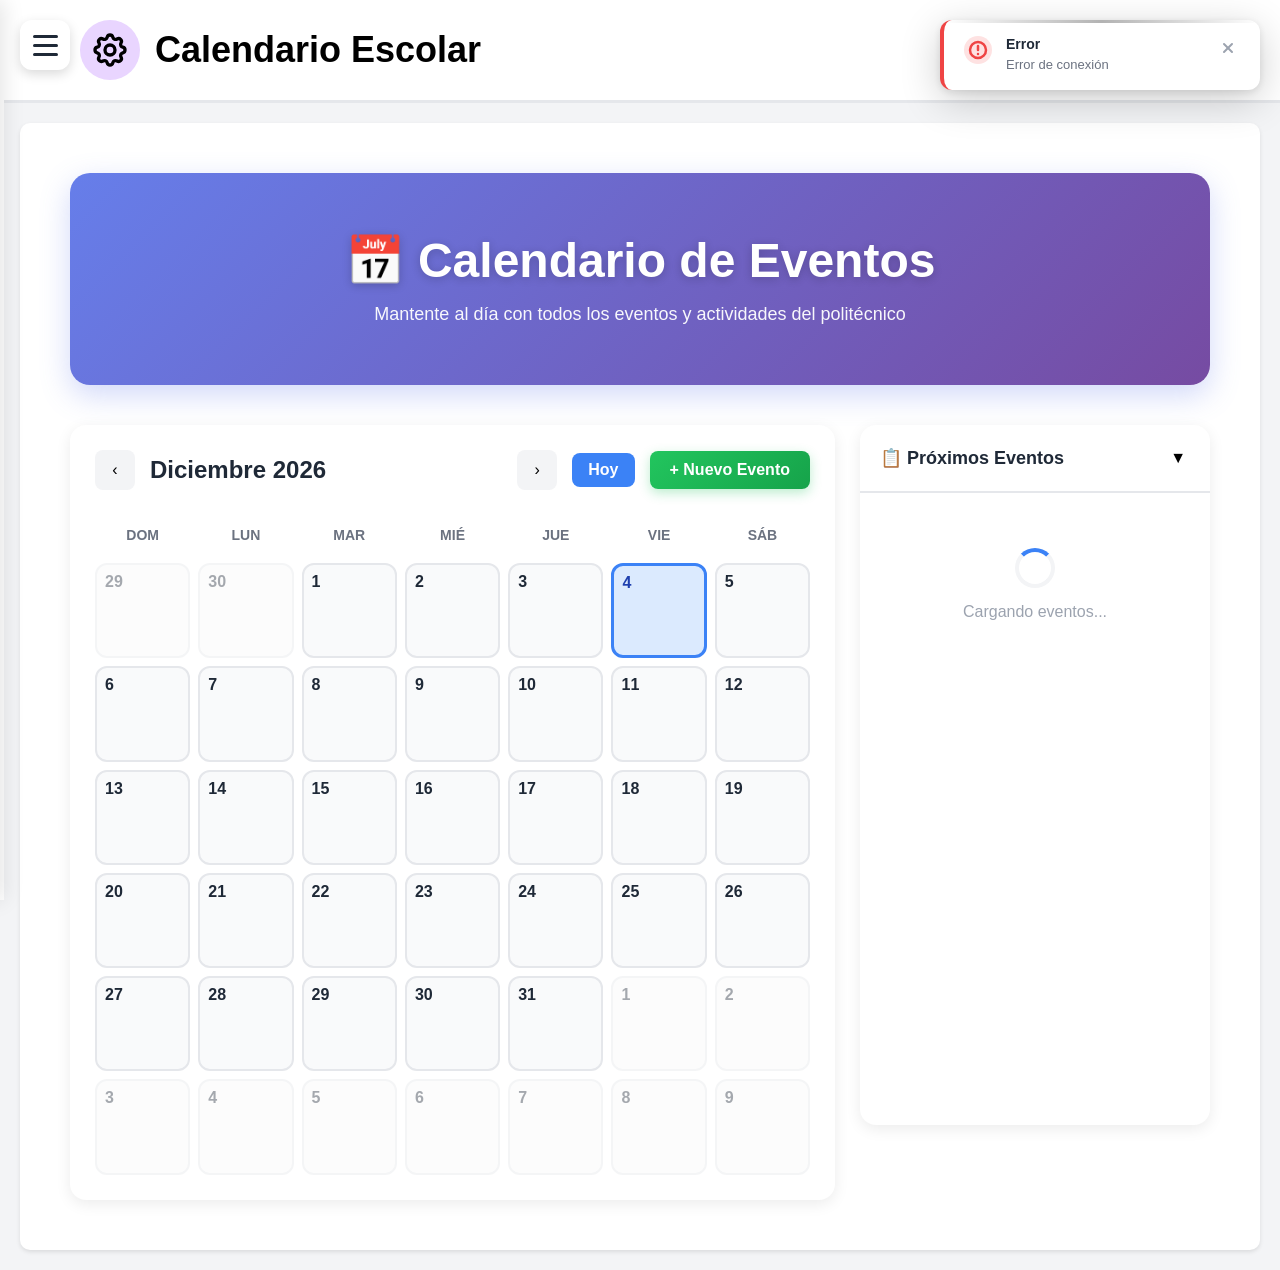
<file: html/calendario.html>
<!DOCTYPE html>
<html lang="es">
<head>
    <meta charset="UTF-8">
    <meta name="viewport" content="width=device-width, initial-scale=1.0">
    <title>Calendario - PSAC</title>
    <link rel="stylesheet" href="../css/style_index.css">
    <link rel="stylesheet" href="../css/style_calendario.css">
    <link rel="stylesheet" href="../css/sidebar_common.css">
    <link rel="stylesheet" href="../css/notification_system.css">
    <script src="../js/notification_system.js"></script>
</head>
<body>
    <!-- Botón hamburguesa -->
    <button class="menu-toggle" id="menuToggle" aria-label="Toggle menu">
        <span></span>
        <span></span>
        <span></span>
    </button>

    <!-- Overlay -->
    <div class="sidebar-overlay" id="sidebarOverlay"></div>

    <!-- SIDEBAR -->
    <aside>
        <nav class="nav-menu">
            <a href="index.html" class="nav-item">
                <img class="nav-icon" src="../svg/home.png" alt="">
                <span>Inicio</span>
            </a>
            <a href="calendario.html" class="nav-item" style="background: #f3f4f6;">
                <img class="nav-icon" src="../svg/calendar.png" alt="">
                <span>Calendario</span>
            </a>
            <a href="contactanos.html" class="nav-item">
                <img class="nav-icon" src="../svg/paper-plane.png" alt="">
                <span>Contáctanos</span>
            </a>
            <a href="noticias.html" class="nav-item">
                <img class="nav-icon" src="../svg/bolt.png" alt="">
                <span>Noticias</span>
            </a>
            <a href="galeria.html" class="nav-item">
                <img class="nav-icon" src="../svg/star.png" alt="">
                <span>Galería</span>
            </a>
            <a href="editores.html" class="nav-item">
                <img class="nav-icon" src="../svg/admin-alt.png" alt="">
                <span>Editores</span>
            </a>
            <a href="nosotros.html" class="nav-item">
                <img class="nav-icon" src="../svg/search.png" alt="">
                <span>Sobre nosotros</span>
            </a>
            

            </div>
            
            <div class="section-divider" id="section-admtools">
                <div class="section-header" onclick="toggleSection('admtools')">
                    <span>ADM. tools</span>
                    <span class="arrow" id="arrow-admtools">▼</span>
                </div>
                <div class="section-content collapsed" id="admtools">
                    <button class="btn btn-green-light" onclick="window.location='usuarios.html'">Nuevo editor</button>
                </div>
            </div>
        </nav>

        <div id="userInfo" style="padding: 20px; border-top: 2px solid #e5e7eb; margin-top: auto; display: none;">
            <div id="userAvatar"></div>
        </div>

        <button class="ingresar-btn" onclick="window.location.href='login.html'">Ingresar</button>
    </aside>
    
    <div class="divider-line" id="dividerLine"></div>
    
    <!-- CONTENEDOR PRINCIPAL -->
    <div class="main-container">
        <header>
            <div class="logo-section">
                <div class="logo-icon">
                    <svg width="40" height="40" viewBox="0 0 24 24" fill="none" stroke="currentColor">
                        <path stroke-linecap="round" stroke-linejoin="round" stroke-width="2"
                            d="M10.325 4.317c.426-1.756 2.924-1.756 3.35 0a1.724 1.724 0 002.573 1.066c1.543-.94 3.31.826 2.37 2.37a1.724 1.724 0 001.065 2.572c1.756.426 1.756 2.924 0 3.35a1.724 1.724 0 00-1.066 2.573c.94 1.543-.826 3.31-2.37 2.37a1.724 1.724 0 00-2.572 1.065c-.426 1.756-2.924 1.756-3.35 0a1.724 1.724 0 00-2.573-1.066c-1.543.94-3.31-.826-2.37-2.37a1.724 1.724 0 00-1.065-2.572c-1.756-.426-1.756-2.924 0-3.35a1.724 1.724 0 001.066-2.573c-.94-1.543.826-3.31 2.37-2.37.996.608 2.296.07 2.572-1.065z" />
                        <path stroke-linecap="round" stroke-linejoin="round" stroke-width="2"
                            d="M15 12a3 3 0 11-6 0 3 3 0 016 0z" />
                    </svg>
                </div>
                <h1 class="logo-text">Calendario Escolar</h1>
            </div>
        </header>

        <div class="body-content">
            <div class="calendario-container">
                <!-- Hero Section -->
                <div class="calendario-hero">
                    <h1>📅 Calendario de Eventos</h1>
                    <p>Mantente al día con todos los eventos y actividades del politécnico</p>
                </div>

                <!-- Layout Principal -->
                <div class="calendario-layout">
                    <!-- Calendario (Izquierda) -->
                    <div class="calendario-main">
                        <div class="calendario-header">
                            <button class="btn-nav" id="btnPrevMonth">‹</button>
                            <h2 id="currentMonth">Enero 2025</h2>
                            <button class="btn-nav" id="btnNextMonth">›</button>
                            <button class="btn-today" id="btnToday">Hoy</button>
                            <button class="btn-nuevo-evento" id="btnNuevoEvento">+ Nuevo Evento</button>
                        </div>
                        
                        <div class="calendario-grid" id="calendarioGrid">
                            <!-- Se genera dinámicamente -->
                        </div>
                    </div>

                    <!-- Sidebar de Eventos (Derecha) -->
                    <div class="eventos-sidebar">
                        <div class="eventos-header">
                            <h3>📋 Próximos Eventos</h3>
                            <button class="btn-toggle-eventos" id="btnToggleEventos">▼</button>
                        </div>
                        <div class="eventos-lista" id="eventosLista">
                            <div class="eventos-loading">
                                <div class="spinner"></div>
                                <p>Cargando eventos...</p>
                            </div>
                        </div>
                    </div>
                </div>
            </div>
        </div>
    </div>

    <!-- Modal de Evento -->
    <div class="modal-evento" id="modalEvento">
        <div class="modal-evento-overlay" onclick="cerrarModalEvento()"></div>
        <div class="modal-evento-content">
            <div class="modal-evento-header">
                <h3 id="modalEventoTitulo">Nuevo Evento</h3>
                <button class="modal-close" onclick="cerrarModalEvento()">✕</button>
            </div>
            <div class="modal-evento-body">
                <form id="formEvento">
                    <input type="hidden" id="eventoId">
                    
                    <div class="form-group">
                        <label for="eventoNombre">Nombre del Evento *</label>
                        <input type="text" id="eventoNombre" required placeholder="Ej: Reunión de padres">
                    </div>

                    <div class="form-group">
                        <label for="eventoDescripcion">Descripción</label>
                        <textarea id="eventoDescripcion" rows="3" placeholder="Detalles del evento..."></textarea>
                    </div>

                    <div class="form-row">
                        <div class="form-group">
                            <label for="eventoFecha">Fecha *</label>
                            <input type="date" id="eventoFecha" required>
                        </div>

                        <div class="form-group">
                            <label for="eventoHora">Hora</label>
                            <input type="time" id="eventoHora">
                        </div>
                    </div>

                    <div class="form-group">
                        <label for="eventoColor">Color del Evento *</label>
                        <div class="color-picker" id="colorPicker">
                            <div class="color-option" data-color="#EF4444" style="background: #EF4444"></div>
                            <div class="color-option" data-color="#F97316" style="background: #F97316"></div>
                            <div class="color-option" data-color="#F59E0B" style="background: #F59E0B"></div>
                            <div class="color-option" data-color="#84CC16" style="background: #84CC16"></div>
                            <div class="color-option" data-color="#22C55E" style="background: #22C55E"></div>
                            <div class="color-option" data-color="#14B8A6" style="background: #14B8A6"></div>
                            <div class="color-option" data-color="#3B82F6" style="background: #3B82F6"></div>
                            <div class="color-option" data-color="#8B5CF6" style="background: #8B5CF6"></div>
                            <div class="color-option" data-color="#EC4899" style="background: #EC4899"></div>
                        </div>
                        <input type="hidden" id="eventoColor" value="#3B82F6">
                    </div>

                    <div class="modal-evento-actions">
                        <button type="button" class="btn-cancelar" onclick="cerrarModalEvento()">Cancelar</button>
                        <button type="submit" class="btn-guardar">Guardar Evento</button>
                    </div>
                </form>
            </div>
        </div>
    </div>

    <!-- Modal de Detalle de Evento -->
    <div class="modal-detalle-evento" id="modalDetalleEvento">
        <div class="modal-evento-overlay" onclick="cerrarModalDetalle()"></div>
        <div class="modal-evento-content">
            <div class="modal-evento-header">
                <h3 id="detalleEventoTitulo"></h3>
                <button class="modal-close" onclick="cerrarModalDetalle()">✕</button>
            </div>
            <div class="modal-evento-body">
                <div class="evento-detalle-info">
                    <div class="info-item">
                        <span class="info-icon">📅</span>
                        <div>
                            <strong>Fecha</strong>
                            <p id="detalleFecha"></p>
                        </div>
                    </div>
                    <div class="info-item" id="detalleHoraContainer" style="display: none;">
                        <span class="info-icon">🕒</span>
                        <div>
                            <strong>Hora</strong>
                            <p id="detalleHora"></p>
                        </div>
                    </div>
                    <div class="info-item" id="detalleDescripcionContainer" style="display: none;">
                        <span class="info-icon">📝</span>
                        <div>
                            <strong>Descripción</strong>
                            <p id="detalleDescripcion"></p>
                        </div>
                    </div>
                </div>
                <div class="modal-evento-actions">
                    <button class="btn-editar" onclick="editarEventoDesdeDetalle()">✏️ Editar</button>
                    <button class="btn-eliminar" onclick="eliminarEventoDesdeDetalle()">🗑️ Eliminar</button>
                </div>
            </div>
        </div>
    </div>

    <script src="../js/scrypt_calendario.js"></script>
    <script src="../js/sidebar_common.js"></script>
    <script src="../js/sidebar_toggle.js"></script>
</body>
</html>
</file>
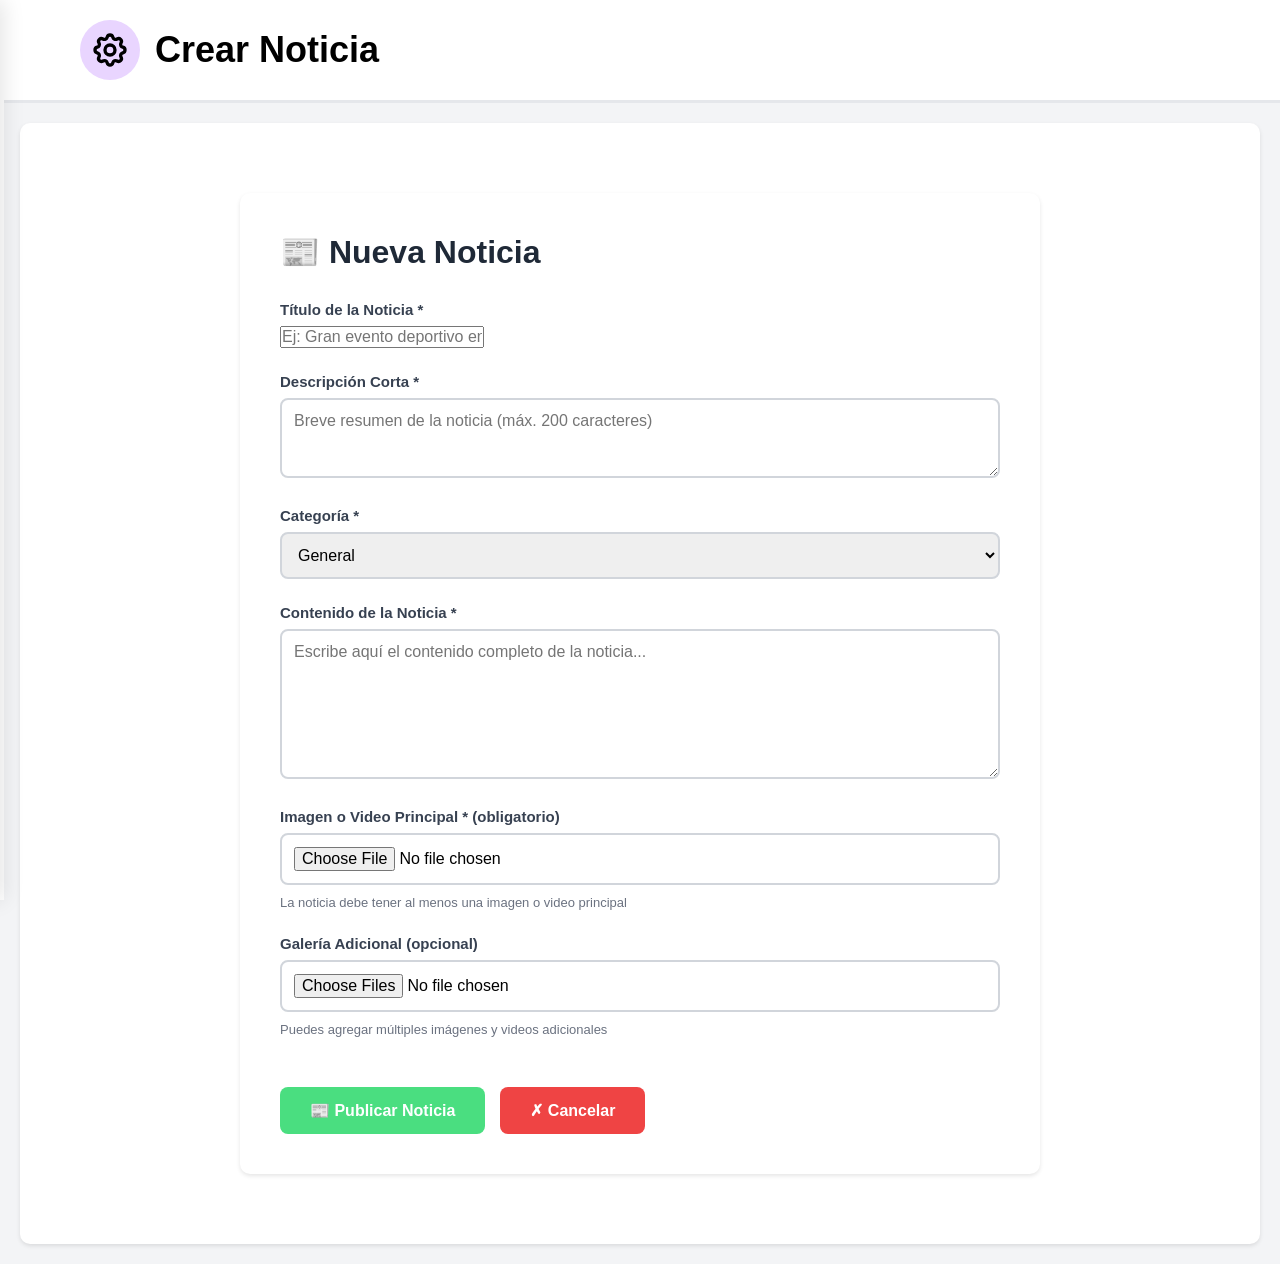
<file: html/crear_noticia.html>
<!DOCTYPE html>
<html lang="es">
<head>
    <meta charset="UTF-8">
    <meta name="viewport" content="width=device-width, initial-scale=1.0">
    <title>Crear Noticia - PSAC</title>
    <link rel="stylesheet" href="../css/style_index.css">
    <link rel="stylesheet" href="../css/style_subir.css">
    <link rel="stylesheet" href="../css/sidebar_common.css">
    <link rel="stylesheet" href="../css/notification_system.css">
    <script src="../js/notification_system.js"></script>
    <style>
        .galeria-preview {
            display: grid;
            grid-template-columns: repeat(auto-fill, minmax(150px, 1fr));
            gap: 15px;
            margin-top: 20px;
        }
        
        .galeria-item {
            position: relative;
            border-radius: 8px;
            overflow: hidden;
            border: 2px solid #e5e7eb;
        }
        
        .galeria-item img,
        .galeria-item video {
            width: 100%;
            height: 120px;
            object-fit: cover;
            display: block;
        }
        
        .galeria-item-remove {
            position: absolute;
            top: 5px;
            right: 5px;
            background: rgba(239, 68, 68, 0.9);
            color: white;
            border: none;
            border-radius: 50%;
            width: 28px;
            height: 28px;
            cursor: pointer;
            display: flex;
            align-items: center;
            justify-content: center;
            font-size: 16px;
            transition: all 0.2s;
        }
        
        .galeria-item-remove:hover {
            background: #dc2626;
            transform: scale(1.1);
        }
    </style>
</head>
<body>
    <aside>
        <nav class="nav-menu">
            <a href="index.html" class="nav-item">
                <img class="nav-icon" src="../svg/home.png" alt="">
                <span>Inicio</span>
            </a>
            <a href="noticias.html" class="nav-item">
                <img class="nav-icon" src="../svg/bolt.png" alt="">
                <span>Noticias</span>
            </a>
        </nav>

        <div id="userInfo" style="padding: 20px; border-top: 2px solid #e5e7eb; margin-top: auto; display: none;">
            <div id="userAvatar"></div>
        </div>
    </aside>
    
    <div class="divider-line"></div>
    
    <div class="main-container">
        <header>
            <div class="logo-section">
                <div class="logo-icon">
                    <svg width="40" height="40" viewBox="0 0 24 24" fill="none" stroke="currentColor">
                        <path stroke-linecap="round" stroke-linejoin="round" stroke-width="2"
                            d="M10.325 4.317c.426-1.756 2.924-1.756 3.35 0a1.724 1.724 0 002.573 1.066c1.543-.94 3.31.826 2.37 2.37a1.724 1.724 0 001.065 2.572c1.756.426 1.756 2.924 0 3.35a1.724 1.724 0 00-1.066 2.573c.94 1.543-.826 3.31-2.37 2.37a1.724 1.724 0 00-2.572 1.065c-.426 1.756-2.924 1.756-3.35 0a1.724 1.724 0 00-2.573-1.066c-1.543.94-3.31-.826-2.37-2.37a1.724 1.724 0 00-1.065-2.572c-1.756-.426-1.756-2.924 0-3.35a1.724 1.724 0 001.066-2.573c-.94-1.543.826-3.31 2.37-2.37.996.608 2.296.07 2.572-1.065z" />
                        <path stroke-linecap="round" stroke-linejoin="round" stroke-width="2"
                            d="M15 12a3 3 0 11-6 0 3 3 0 016 0z" />
                    </svg>
                </div>
                <h1 class="logo-text">Crear Noticia</h1>
            </div>
        </header>

        <div class="body-content">
            <div class="form-container">
                <h1>📰 Nueva Noticia</h1>
                
                <form id="formCrearNoticia" enctype="multipart/form-data">
                    <div class="form-group">
                        <label for="titulo">Título de la Noticia *</label>
                        <input type="text" id="titulo" name="titulo" required 
                               placeholder="Ej: Gran evento deportivo en el PSAC">
                    </div>

                    <div class="form-group">
                        <label for="descripcion">Descripción Corta *</label>
                        <textarea id="descripcion" name="descripcion" required 
                                  style="min-height: 80px;"
                                  placeholder="Breve resumen de la noticia (máx. 200 caracteres)"></textarea>
                    </div>

                    <div class="form-group">
                        <label for="categoria">Categoría *</label>
                        <select id="categoria" name="categoria" required>
                            <option value="general">General</option>
                            <option value="informatica">Informática</option>
                            <option value="deportes">Deportes</option>
                            <option value="cultura">Cultura</option>
                            <option value="mercadeo">Mercadeo</option>
                        </select>
                    </div>

                    <div class="form-group">
                        <label for="contenido">Contenido de la Noticia *</label>
                        <textarea id="contenido" name="contenido" required 
                                  placeholder="Escribe aquí el contenido completo de la noticia..."></textarea>
                    </div>

                    <div class="form-group">
                        <label for="imagenPrincipal">Imagen o Video Principal * (obligatorio)</label>
                        <input type="file" id="imagenPrincipal" name="imagen_principal" 
                               accept="image/*,video/*" required>
                        <div class="file-info">La noticia debe tener al menos una imagen o video principal</div>
                        <div class="preview-container" id="previewPrincipal"></div>
                    </div>

                    <div class="form-group">
                        <label for="galeriaAdicional">Galería Adicional (opcional)</label>
                        <input type="file" id="galeriaAdicional" 
                               accept="image/*,video/*" multiple>
                        <div class="file-info">Puedes agregar múltiples imágenes y videos adicionales</div>
                        <div class="galeria-preview" id="galeriaPreview"></div>
                    </div>

                    <div class="form-actions">
                        <button type="submit" class="btn-submit">📰 Publicar Noticia</button>
                        <button type="button" class="btn-cancel" onclick="window.location.href='noticias.html'">✗ Cancelar</button>
                    </div>
                </form>
            </div>
        </div>
    </div>

    <script src="../js/scrypt_crear_noticia.js"></script>
    <script src="../js/sidebar_common.js"></script>
</body>
</html>
</file>
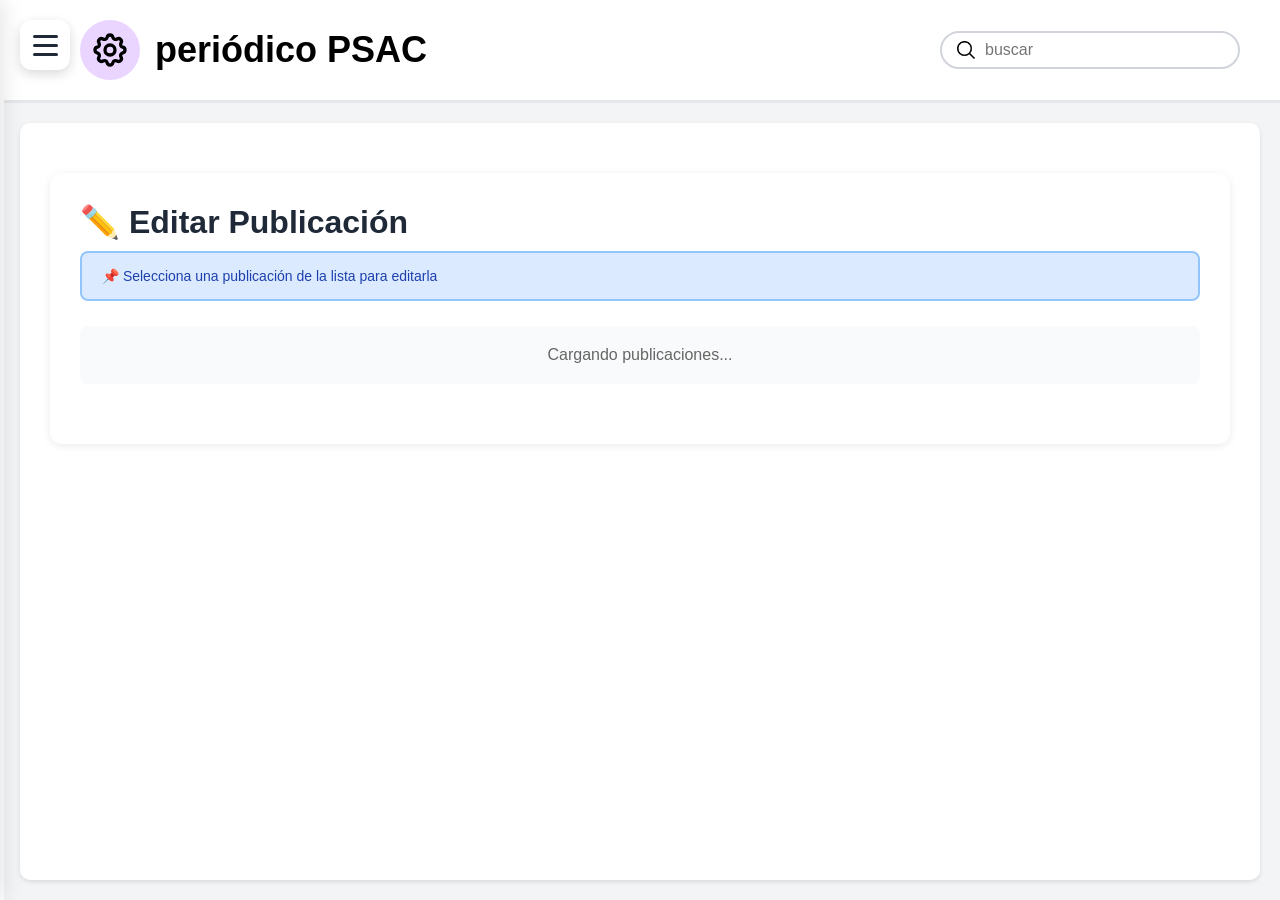
<file: html/editar.html>
<!DOCTYPE html>
<html lang="es">
<head>
    <meta charset="UTF-8">
    <meta name="viewport" content="width=device-width, initial-scale=1.0, maximum-scale=5.0, user-scalable=yes">
    <meta http-equiv="X-UA-Compatible" content="IE=edge">
    <meta name="theme-color" content="#4ADE80">
    <title>Editar Publicación - PSAC</title>
    <link rel="stylesheet" href="../css/style_editar.css">
    <link rel="stylesheet" href="../css/style_index.css">
    <link rel="stylesheet" href="../css/notification_system.css">
      <link rel="stylesheet" href="../css/sidebar_common.css">
    <script src="../js/notification_system.js"></script>
  
</head>
  <script src="../js/scrypt_editar.js" defer></script>
<body>
    <aside>
        <nav class="nav-menu">
            <a href="index.html" class="nav-item">
                <img class="nav-icon" src="../svg/home.png" alt="" aria-hidden="true">
                <span>Inicio</span>
            </a>
            <a href="calendario.html" class="nav-item">
                <img class="nav-icon" src="../svg/calendar.png" alt="" aria-hidden="true">
                <span>Calendario</span>
            </a>
            <a href="contactanos.html" class="nav-item">
                <img class="nav-icon" src="../svg/paper-plane.png" alt="" aria-hidden="true">
                <span>Contáctanos</span>
            </a>
            <a href="noticias.html" class="nav-item">
                <img class="nav-icon" src="../svg/bolt.png" alt="" aria-hidden="true">
                <span>Noticias</span>
            </a>
            <a href="galeria.html" class="nav-item">
                <img class="nav-icon" src="../svg/star.png" alt="" aria-hidden="true">
                <span>Galería</span>
            </a>
            <a href="editores.html" class="nav-item">
                <img class="nav-icon" src="../svg/admin-alt.png" alt="" aria-hidden="true">
                <span>Editores</span>
            </a>
            <a href="nosotros.html" class="nav-item">
                <img class="nav-icon" src="../svg/search.png" alt="" aria-hidden="true">
                <span>Sobre nosotros</span>
            </a>
            
            <div class="section-divider">
                <div class="section-header" onclick="toggleSection('publicar')">
                    <span>Publicar</span>
                    <span class="arrow" id="arrow-publicar">▼</span>
                </div>
                <div class="section-content" id="publicar">
                    <button class="btn btn-yellow" onclick="window.location.href='subir.html'">subir</button>
                    <button class="btn btn-orange" onclick="window.location.href='index.html'">eliminar</button>
                    <button class="btn btn-red" onclick="window.location.href='editar.html'">editar</button>
                </div>
            </div>
        </nav>
           <!-- CONTENEDOR DE USUARIO-->
        <div id="userInfo" style="padding: 20px; border-top: 2px solid #e5e7eb; margin-top: auto; display: none;">
            <div id="userAvatar">
                <!-- Se llena dinámicamente con JavaScript -->
            </div>
        </div>


    </aside>
    
    <div class="divider-line" id="dividerLine"></div>
    
    <div class="main-container">
        <header>
            <div class="logo-section">
                <div class="logo-icon">
                    <svg width="40" height="40" viewBox="0 0 24 24" fill="none" stroke="currentColor">
                        <path stroke-linecap="round" stroke-linejoin="round" stroke-width="2"
                            d="M10.325 4.317c.426-1.756 2.924-1.756 3.35 0a1.724 1.724 0 002.573 1.066c1.543-.94 3.31.826 2.37 2.37a1.724 1.724 0 001.065 2.572c1.756.426 1.756 2.924 0 3.35a1.724 1.724 0 00-1.066 2.573c.94 1.543-.826 3.31-2.37 2.37a1.724 1.724 0 00-2.572 1.065c-.426 1.756-2.924 1.756-3.35 0a1.724 1.724 0 00-2.573-1.066c-1.543.94-3.31-.826-2.37-2.37a1.724 1.724 0 00-1.065-2.572c-1.756-.426-1.756-2.924 0-3.35a1.724 1.724 0 001.066-2.573c-.94-1.543.826-3.31 2.37-2.37.996.608 2.296.07 2.572-1.065z" />
                        <path stroke-linecap="round" stroke-linejoin="round" stroke-width="2"
                            d="M15 12a3 3 0 11-6 0 3 3 0 016 0z" />
                    </svg>
                </div>
                <h1 class="logo-text">periódico PSAC</h1>
            </div>
            <div class="search-box">
                <img class="search-icon" src="../svg/search.png" alt="" aria-hidden="true">
                <input type="text" placeholder="buscar">
            </div>
        </header>

        <div class="body-content">
            <div class="form-container">
                <h1>✏️ Editar Publicación</h1>
                
                <div class="alert alert-info">
                    📌 Selecciona una publicación de la lista para editarla
                </div>

                <div class="publicaciones-list" id="publicacionesList">
                    <p style="text-align:center; color:#666;">Cargando publicaciones...</p>
                </div>

                <form id="formEditar" enctype="multipart/form-data" style="display:none;">
                    <input type="hidden" name="id" id="edit_id">

                    <div class="form-group">
                        <label for="edit_area">Área:</label>
                        <select name="area" id="edit_area" required>
                            <option value="informatica">Informática</option>
                            <option value="mercadeo">Mercadeo</option>
                            <option value="contabilidad">Contabilidad</option>
                            <option value="logistica">Logística</option>
                            <option value="turismo">Turismo</option>
                            <option value="acondicionamiento">Acondicionamiento Físico</option>
                            <option value="sociales">Sociales</option>
                            <option value="matematica">Matemática</option>
                            <option value="lengua">Lengua Española</option>
                            <option value="naturales">Naturales</option>
                        </select>
                    </div>

                    <div class="form-group">
                        <label for="edit_contenido">Contenido:</label>
                        <textarea name="contenido" id="edit_contenido" required></textarea>
                    </div>

                    <div class="form-group">
                        <label for="edit_archivo">Cambiar archivo (opcional):</label>
                        <div class="current-file" id="currentFile" style="display:none;"></div>
                        <input type="file" name="archivo" id="edit_archivo" accept="image/*,video/*">
                        <div class="file-info">Deja vacío si no deseas cambiar el archivo actual</div>
                        <div class="preview-container" id="previewContainer"></div>
                    </div>

                    <div class="form-group">
                        <div class="checkbox-group">
                            <input type="checkbox" name="destacado" value="1" id="edit_destacado">
                            <label for="edit_destacado" style="margin: 0;">⭐ Marcar como destacada</label>
                        </div>
                    </div>

                    <div class="form-actions">
                        <button type="submit" class="btn-submit">💾 Guardar Cambios</button>
                        <button type="button" class="btn-cancel" onclick="window.location.href='index.html'">✗ Cancelar</button>
                    </div>
                </form>
            </div>
        </div>
    </div>
    <script src="../js/sidebar_toggle.js"></script>
<script src="../js/sidebar_common.js"></script>
</body>
</html>
</file>
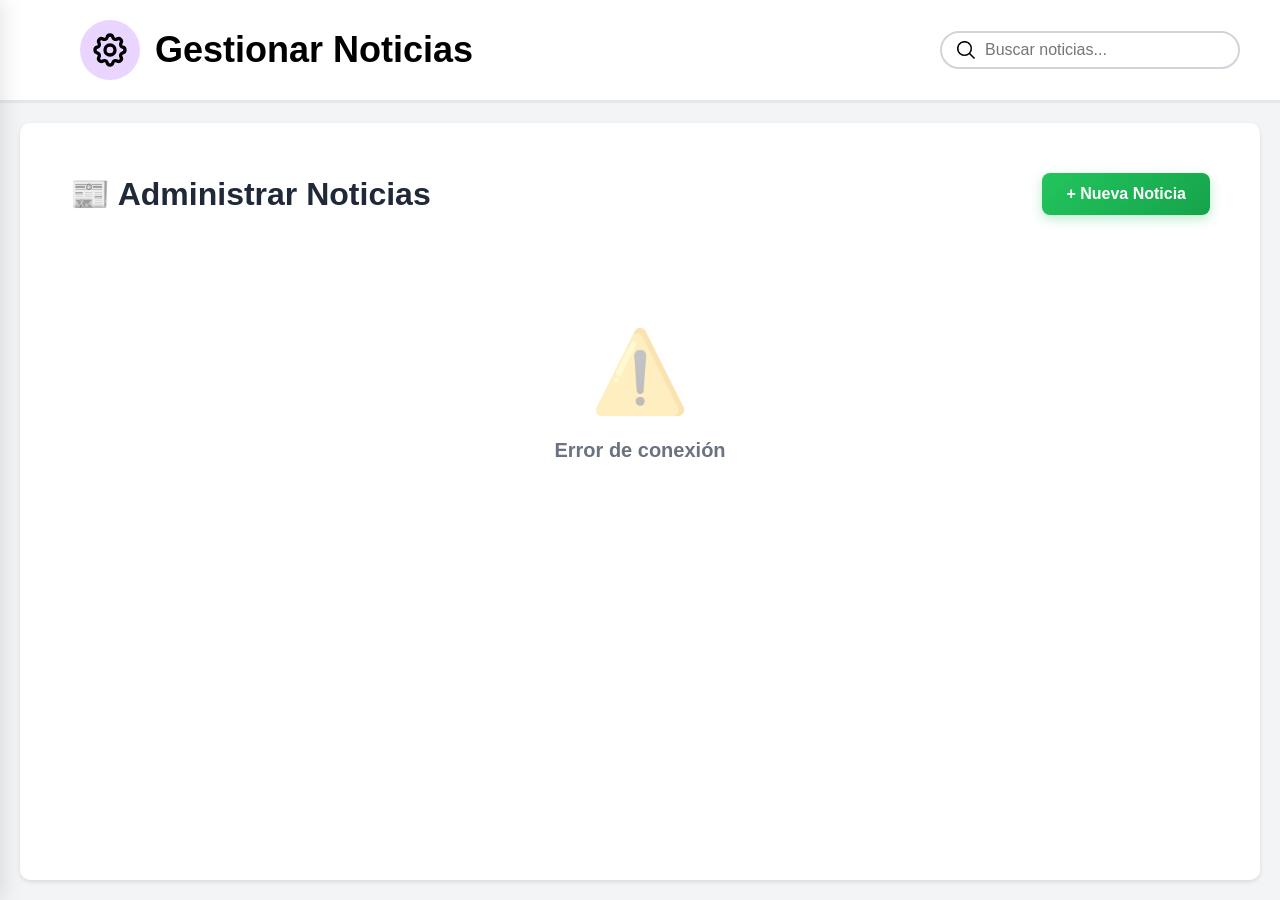
<file: html/editar_noticias.html>
<!DOCTYPE html>
<html lang="es">
<head>
    <meta charset="UTF-8">
    <meta name="viewport" content="width=device-width, initial-scale=1.0">
    <title>Gestionar Noticias - PSAC</title>
    <link rel="stylesheet" href="../css/style_index.css">
    <link rel="stylesheet" href="../css/style_editar_noticias.css">
    <link rel="stylesheet" href="../css/sidebar_common.css">
    <link rel="stylesheet" href="../css/notification_system.css">
    <script src="../js/notification_system.js"></script>
</head>
<body>
    <!-- Sidebar (igual que otras páginas) -->
    <aside>
        <nav class="nav-menu">
            <a href="index.html" class="nav-item">
                <img class="nav-icon" src="../svg/home.png" alt="">
                <span>Inicio</span>
            </a>
            <a href="noticias.html" class="nav-item">
                <img class="nav-icon" src="../svg/bolt.png" alt="">
                <span>Noticias</span>
            </a>
            <a href="editar_noticias.html" class="nav-item" style="background: #f3f4f6;">
                <img class="nav-icon" src="../svg/bolt.png" alt="">
                <span>Gestionar Noticias</span>
            </a>
        </nav>
        
        <div id="userInfo" style="padding: 20px; border-top: 2px solid #e5e7eb; margin-top: auto; display: none;">
            <div id="userAvatar"></div>
        </div>
    </aside>
    
    <div class="main-container">
        <header>
            <div class="logo-section">
                <div class="logo-icon">
                    <svg width="40" height="40" viewBox="0 0 24 24" fill="none" stroke="currentColor">
                        <path stroke-linecap="round" stroke-linejoin="round" stroke-width="2"
                            d="M10.325 4.317c.426-1.756 2.924-1.756 3.35 0a1.724 1.724 0 002.573 1.066c1.543-.94 3.31.826 2.37 2.37a1.724 1.724 0 001.065 2.572c1.756.426 1.756 2.924 0 3.35a1.724 1.724 0 00-1.066 2.573c.94 1.543-.826 3.31-2.37 2.37a1.724 1.724 0 00-2.572 1.065c-.426 1.756-2.924 1.756-3.35 0a1.724 1.724 0 00-2.573-1.066c-1.543.94-3.31-.826-2.37-2.37a1.724 1.724 0 00-1.065-2.572c-1.756-.426-1.756-2.924 0-3.35a1.724 1.724 0 001.066-2.573c-.94-1.543.826-3.31 2.37-2.37.996.608 2.296.07 2.572-1.065z" />
                        <path stroke-linecap="round" stroke-linejoin="round" stroke-width="2"
                            d="M15 12a3 3 0 11-6 0 3 3 0 016 0z" />
                    </svg>
                </div>
                <h1 class="logo-text">Gestionar Noticias</h1>
            </div>
            <div class="search-box">
                <img class="search-icon" src="../svg/search.png" alt="">
                <input type="text" id="searchNoticias" placeholder="Buscar noticias...">
            </div>
        </header>

        <div class="body-content">
            <div class="noticias-manager-container">
                <div class="manager-header">
                    <h2>📰 Administrar Noticias</h2>
                    <button class="btn-nueva-noticia" onclick="window.location.href='crear_noticia.html'">
                        + Nueva Noticia
                    </button>
                </div>

                <div class="noticias-grid" id="noticiasGrid">
                    <div class="loading-state">
                        <div class="spinner"></div>
                        <p>Cargando noticias...</p>
                    </div>
                </div>
            </div>
        </div>
    </div>

    <!-- Modal de Edición -->
    <div class="modal-editar" id="modalEditar">
        <div class="modal-overlay" onclick="cerrarModalEditar()"></div>
        <div class="modal-content">
            <div class="modal-header">
                <h3>✏️ Editar Noticia</h3>
                <button class="modal-close" onclick="cerrarModalEditar()">✕</button>
            </div>
            <div class="modal-body">
                <form id="formEditar" enctype="multipart/form-data">
                    <input type="hidden" id="editNoticiaId">
                    
                    <div class="form-group">
                        <label for="editTitulo">Título</label>
                        <input type="text" id="editTitulo" required>
                    </div>

                    <div class="form-group">
                        <label for="editDescripcion">Descripción Corta</label>
                        <textarea id="editDescripcion" rows="2" maxlength="200"></textarea>
                    </div>

                    <div class="form-group">
                        <label for="editCategoria">Categoría</label>
                        <select id="editCategoria">
                            <option value="general">General</option>
                            <option value="informatica">Informática</option>
                            <option value="deportes">Deportes</option>
                            <option value="cultura">Cultura</option>
                            <option value="mercadeo">Mercadeo</option>
                        </select>
                    </div>

                    <div class="form-group">
                        <label for="editContenido">Contenido</label>
                        <textarea id="editContenido" rows="6" required></textarea>
                    </div>

                    <div class="form-actions">
                        <button type="button" class="btn-cancelar" onclick="cerrarModalEditar()">Cancelar</button>
                        <button type="submit" class="btn-guardar">Guardar Cambios</button>
                    </div>
                </form>
            </div>
        </div>
    </div>

    <script src="../js/scrypt_editar_noticias.js"></script>
    <script src="../js/sidebar_common.js"></script>
</body>
</html>
</file>
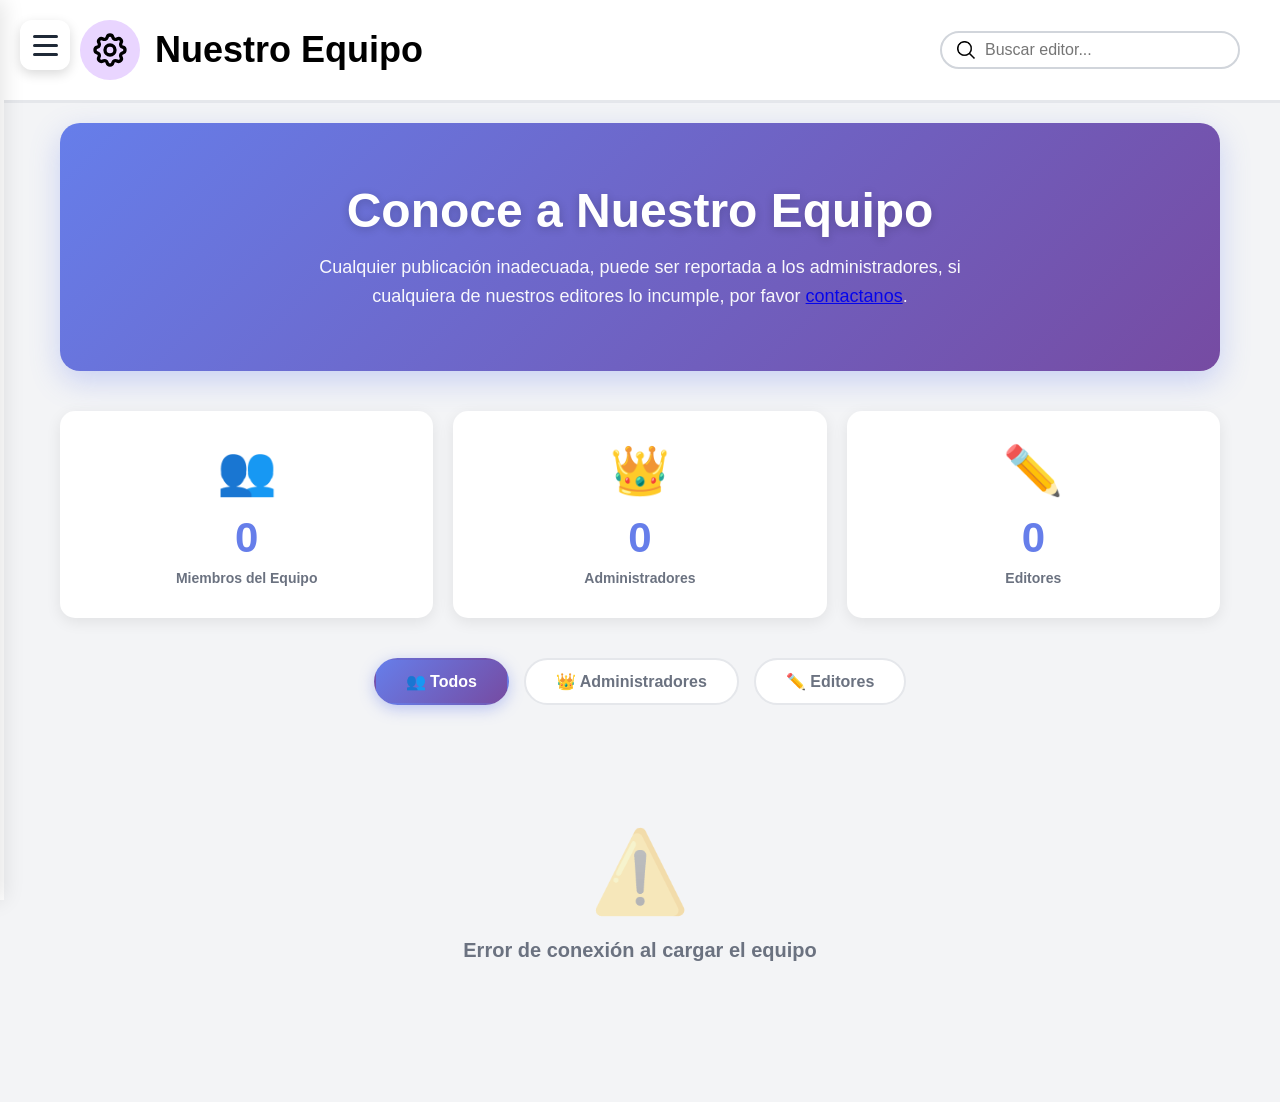
<file: html/editores.html>
<!DOCTYPE html>
<html lang="es">
<head>
    <meta charset="UTF-8">
    <meta name="viewport" content="width=device-width, initial-scale=1.0, maximum-scale=5.0, user-scalable=yes">
    <meta http-equiv="X-UA-Compatible" content="IE=edge">
    <meta name="theme-color" content="#4ADE80">
    <title>Nuestro Equipo - Periódico PSAC</title>
    <link rel="stylesheet" href="../css/style_index.css">
    <link rel="stylesheet" href="../css/style_editores.css">
      <link rel="stylesheet" href="../css/sidebar_common.css">
    <link rel="stylesheet" href="../css/notification_system.css">
    <script src="../js/notification_system.js"></script>

</head>
    <script src="../js/scrypt_editores.js"></script>
<body>
    <aside>
        <nav class="nav-menu">
            <a href="index.html" class="nav-item">
                <img class="nav-icon" src="../svg/home.png" alt="">
                <span>Inicio</span>
            </a>
            <a href="calendario.html" class="nav-item">
                <img class="nav-icon" src="../svg/calendar.png" alt="">
                <span>Calendario</span>
            </a>
            <a href="contactanos.html" class="nav-item">
                <img class="nav-icon" src="../svg/paper-plane.png" alt="">
                <span>Contáctanos</span>
            </a>
            <a href="noticias.html" class="nav-item">
                <img class="nav-icon" src="../svg/bolt.png" alt="">
                <span>Noticias</span>
            </a>
            <a href="galeria.html" class="nav-item">
                <img class="nav-icon" src="../svg/star.png" alt="">
                <span>Galería</span>
            </a>
            <a href="editores.html" class="nav-item" style="background: #f3f4f6;">
                <img class="nav-icon" src="../svg/admin-alt.png" alt="">
                <span>Editores</span>
            </a>
            <a href="nosotros.html" class="nav-item">
                <img class="nav-icon" src="../svg/search.png" alt="">
                <span>Sobre nosotros</span>
            </a>
        </nav>
        
        <!-- CONTENEDOR DE USUARIO-->
        <div id="userInfo" style="padding: 20px; border-top: 2px solid #e5e7eb; margin-top: auto; display: none;">
            <div id="userAvatar">
                <!-- Se llena dinámicamente con JavaScript -->
            </div>
        </div>



    </aside>
    
    <div class="divider-line"></div>
    
    <div class="main-container">
        <header>
            <div class="logo-section">
                <div class="logo-icon">
                    <svg width="40" height="40" viewBox="0 0 24 24" fill="none" stroke="currentColor">
                        <path stroke-linecap="round" stroke-linejoin="round" stroke-width="2"
                            d="M10.325 4.317c.426-1.756 2.924-1.756 3.35 0a1.724 1.724 0 002.573 1.066c1.543-.94 3.31.826 2.37 2.37a1.724 1.724 0 001.065 2.572c1.756.426 1.756 2.924 0 3.35a1.724 1.724 0 00-1.066 2.573c.94 1.543-.826 3.31-2.37 2.37a1.724 1.724 0 00-2.572 1.065c-.426 1.756-2.924 1.756-3.35 0a1.724 1.724 0 00-2.573-1.066c-1.543.94-3.31-.826-2.37-2.37a1.724 1.724 0 00-1.065-2.572c-1.756-.426-1.756-2.924 0-3.35a1.724 1.724 0 001.066-2.573c-.94-1.543.826-3.31 2.37-2.37.996.608 2.296.07 2.572-1.065z" />
                        <path stroke-linecap="round" stroke-linejoin="round" stroke-width="2"
                            d="M15 12a3 3 0 11-6 0 3 3 0 016 0z" />
                    </svg>
                </div>
                <h1 class="logo-text">Nuestro Equipo</h1>
            </div>
            <div class="search-box">
                <img class="search-icon" src="../svg/search.png" alt="">
                <input type="text" id="searchEditor" placeholder="Buscar editor...">
            </div>
        </header>

        <div class="main-conteiner">
            <div class="team-container">
                <!-- Hero Section -->
                <div class="hero-section">
                    <h1 class="hero-title"> Conoce a Nuestro Equipo</h1>
                    <p class="hero-subtitle">
                        Cualquier publicación inadecuada, puede ser reportada a los administradores, si cualquiera de nuestros editores lo incumple, por favor <a href="contactanos.html">contactanos</a>.
                    </p>
                </div>

                <!-- Estadísticas -->
                <div class="stats-section">
                    <div class="stat-card">
                        <div class="stat-icon">👥</div>
                        <div class="stat-number" id="totalEditores">0</div>
                        <div class="stat-label">Miembros del Equipo</div>
                    </div>
                    <div class="stat-card">
                        <div class="stat-icon">👑</div>
                        <div class="stat-number" id="totalAdmins">0</div>
                        <div class="stat-label">Administradores</div>
                    </div>
                    <div class="stat-card">
                        <div class="stat-icon">✏️</div>
                        <div class="stat-number" id="totalEditorsOnly">0</div>
                        <div class="stat-label">Editores</div>
                    </div>
                </div>

                <!-- Filtros -->
                <div class="filters-section">
                    <button class="filter-tab active" onclick="filtrarPorRol('todos')" id="tabTodos">
                        👥 Todos
                    </button>
                    <button class="filter-tab" onclick="filtrarPorRol('admin')" id="tabAdmin">
                        👑 Administradores
                    </button>
                    <button class="filter-tab" onclick="filtrarPorRol('editor')" id="tabEditor">
                        ✏️ Editores
                    </button>
                </div>

                <!-- Grid de Editores -->
                <div class="editores-grid" id="editoresGrid">
                    <div class="loading-state">
                        <div class="spinner"></div>
                        <p>Cargando equipo...</p>
                    </div>
                </div>
            </div>
        </div>
    </div>
    <script src="../js/sidebar_toggle.js"></script>
<script src="../js/sidebar_common.js"></script>
</body>
</html>
</file>
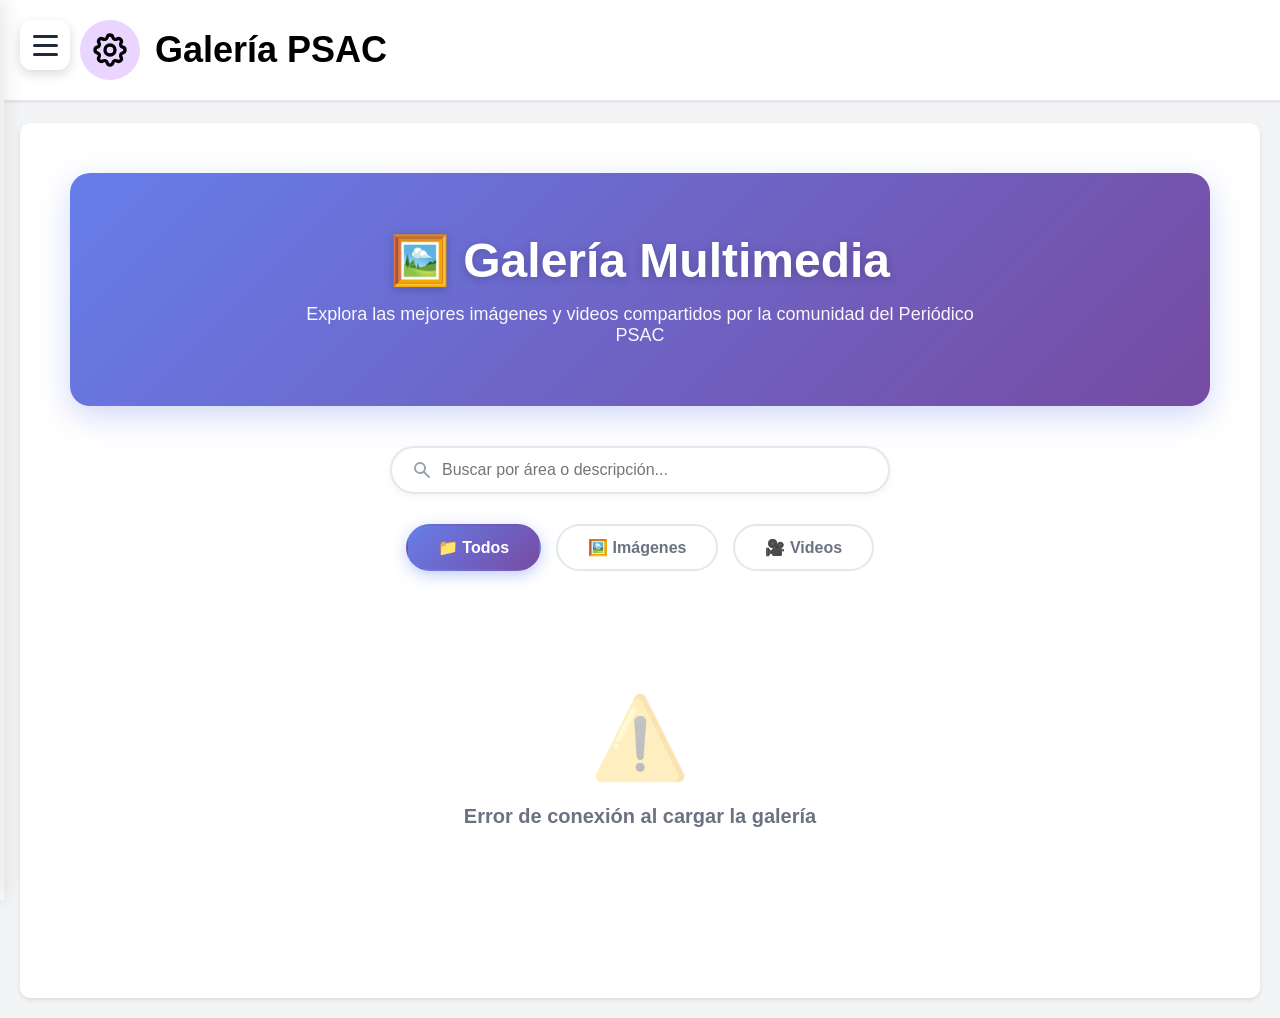
<file: html/galeria.html>
<!DOCTYPE html>
<html lang="es">
<head>
    <meta charset="UTF-8">
    <meta name="viewport" content="width=device-width, initial-scale=1.0">
    <title>Galería - Periódico PSAC</title>
    <link rel="stylesheet" href="../css/style_index.css">
    <link rel="stylesheet" href="../css/sidebar_common.css">
    <link rel="stylesheet" href="../css/notification_system.css">
    <link rel="stylesheet" href="../css/style_galeria.css"> 
    <script src="../js/notification_system.js"></script>
</head>
<body>
    <!-- Botón hamburguesa -->
    <button class="menu-toggle" id="menuToggle" aria-label="Toggle menu">
        <span></span>
        <span></span>
        <span></span>
    </button>

    <!-- Overlay -->
    <div class="sidebar-overlay" id="sidebarOverlay"></div>

    <!-- SIDEBAR -->
    <aside>
        <nav class="nav-menu">
            <a href="index.html" class="nav-item">
                <img class="nav-icon" src="../svg/home.png" alt="">
                <span>Inicio</span>
            </a>
            <a href="calendario.html" class="nav-item">
                <img class="nav-icon" src="../svg/calendar.png" alt="">
                <span>Calendario</span>
            </a>
            <a href="contactanos.html" class="nav-item">
                <img class="nav-icon" src="../svg/paper-plane.png" alt="">
                <span>Contáctanos</span>
            </a>
            <a href="noticias.html" class="nav-item">
                <img class="nav-icon" src="../svg/bolt.png" alt="">
                <span>Noticias</span>
            </a>
            <a href="galeria.html" class="nav-item" style="background: #f3f4f6;">
                <img class="nav-icon" src="../svg/star.png" alt="">
                <span>Galería</span>
            </a>
            <a href="editores.html" class="nav-item">
                <img class="nav-icon" src="../svg/admin-alt.png" alt="">
                <span>Editores</span>
            </a>
            <a href="nosotros.html" class="nav-item">
                <img class="nav-icon" src="../svg/search.png" alt="">
                <span>Sobre nosotros</span>
            </a>
        </nav>

        <div id="userInfo" style="padding: 20px; border-top: 2px solid #e5e7eb; margin-top: auto; display: none;">
            <div id="userAvatar"></div>
        </div>

        <button class="ingresar-btn" onclick="window.location.href='login.html'">Ingresar</button>
    </aside>
    
    <div class="divider-line" id="dividerLine"></div>
    
    <!-- CONTENEDOR PRINCIPAL -->
    <div class="main-container">
        <header>
            <div class="logo-section">
                <div class="logo-icon">
                    <svg width="40" height="40" viewBox="0 0 24 24" fill="none" stroke="currentColor">
                        <path stroke-linecap="round" stroke-linejoin="round" stroke-width="2"
                            d="M10.325 4.317c.426-1.756 2.924-1.756 3.35 0a1.724 1.724 0 002.573 1.066c1.543-.94 3.31.826 2.37 2.37a1.724 1.724 0 001.065 2.572c1.756.426 1.756 2.924 0 3.35a1.724 1.724 0 00-1.066 2.573c.94 1.543-.826 3.31-2.37 2.37a1.724 1.724 0 00-2.572 1.065c-.426 1.756-2.924 1.756-3.35 0a1.724 1.724 0 00-2.573-1.066c-1.543.94-3.31-.826-2.37-2.37a1.724 1.724 0 00-1.065-2.572c-1.756-.426-1.756-2.924 0-3.35a1.724 1.724 0 001.066-2.573c-.94-1.543.826-3.31 2.37-2.37.996.608 2.296.07 2.572-1.065z" />
                        <path stroke-linecap="round" stroke-linejoin="round" stroke-width="2"
                            d="M15 12a3 3 0 11-6 0 3 3 0 016 0z" />
                    </svg>
                </div>
                <h1 class="logo-text">Galería PSAC</h1>
            </div>
        </header>

        <div class="body-content">
            <div class="galeria-container">
                <!-- Hero Section -->
                <div class="galeria-hero">
                    <h1>🖼️ Galería Multimedia</h1>
                    <p>Explora las mejores imágenes y videos compartidos por la comunidad del Periódico PSAC</p>
                </div>

                <!-- Buscador -->
                <div class="galeria-search">
                    <div class="search-box-galeria">
                        <svg fill="currentColor" viewBox="0 0 20 20" xmlns="http://www.w3.org/2000/svg">
                            <path fill-rule="evenodd" d="M8 4a4 4 0 100 8 4 4 0 000-8zM2 8a6 6 0 1110.89 3.476l4.817 4.817a1 1 0 01-1.414 1.414l-4.816-4.816A6 6 0 012 8z" clip-rule="evenodd"></path>
                        </svg>
                        <input type="text" id="searchGaleria" placeholder="Buscar por área o descripción...">
                    </div>
                </div>

                <!-- Filtros -->
                <div class="galeria-controles">
                    <button class="filtro-btn active" onclick="filtrarPor('todos')">
                        📁 Todos
                    </button>
                    <button class="filtro-btn" onclick="filtrarPor('imagen')">
                        🖼️ Imágenes
                    </button>
                    <button class="filtro-btn" onclick="filtrarPor('video')">
                        🎥 Videos
                    </button>
                </div>

                <!-- Grid de Galería -->
                <div class="galeria-grid" id="galeriaGrid">
                    <div class="loading-galeria">
                        <div class="spinner-galeria"></div>
                        <p>Cargando galería...</p>
                    </div>
                </div>
            </div>
        </div>
    </div>

    <!-- Modal de Visualización -->
    <div class="modal-galeria" id="modalGaleria">
        <div class="modal-galeria-contenido">
            <button class="modal-close-galeria" onclick="cerrarModal()">✕</button>
            <div id="modalMediaContainer"></div>
            <div class="modal-galeria-info" id="modalInfoContainer"></div>
        </div>
    </div>

 <script src="../js/scrypt_galeria.js"></script>
 <script src="../js/sidebar_common.js"></script>
 <script src="../js/sidebar_toggle.js"></script>
</body>
</html>
</file>
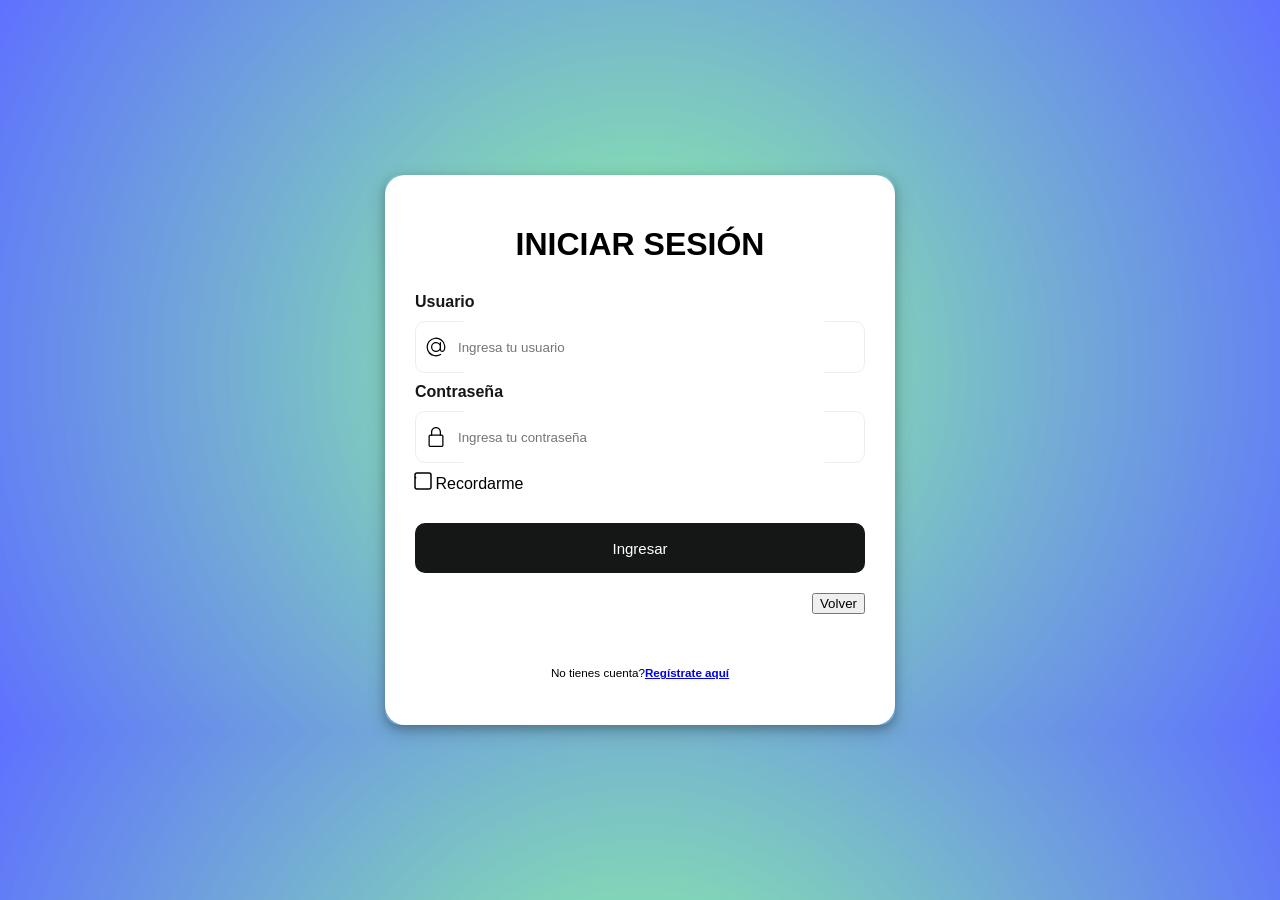
<file: html/login.html>
<!DOCTYPE html>
<html lang="es">
<head>
    <meta charset="UTF-8">
    <meta name="viewport" content="width=device-width, initial-scale=1.0, maximum-scale=5.0, user-scalable=yes">
    <meta http-equiv="X-UA-Compatible" content="IE=edge">
    <meta name="theme-color" content="#4ADE80">
    <title>Login - Periódico PSAC</title>
    <link rel="stylesheet" href="../css/style_login.css">
        <script src="../js/scrypt_index.js"></script>
    <script src="../js/auth_guard.js"></script>

</head>
    <script src="../js/scrypt_login.js"></script>
<body>
    <div class="window-container">
        <div class="window">
            <form class="form" id="loginForm">
                <h1 class="title">Iniciar Sesión</h1>
                
                <div class="flex-column">
                    <label>Usuario</label>
                </div>
                <div class="inputForm">
                    <svg height="20" viewBox="0 0 32 32" width="20" xmlns="http://www.w3.org/2000/svg">
                        <g id="Layer_3" data-name="Layer 3">
                            <path d="m30.853 13.87a15 15 0 0 0 -29.729 4.082 15.1 15.1 0 0 0 12.876 12.918 15.6 15.6 0 0 0 2.016.13 14.85 14.85 0 0 0 7.715-2.145 1 1 0 1 0 -1.031-1.711 13.007 13.007 0 1 1 5.458-6.529 2.149 2.149 0 0 1 -4.158-.759v-10.856a1 1 0 0 0 -2 0v1.726a8 8 0 1 0 .2 10.325 4.135 4.135 0 0 0 7.83.274 15.2 15.2 0 0 0 .823-7.455zm-14.853 8.13a6 6 0 1 1 6-6 6.006 6.006 0 0 1 -6 6z"></path>
                        </g>
                    </svg>
                    <input type="text" class="input" name="username" id="username" placeholder="Ingresa tu usuario" required>
                </div>

                <div class="flex-column">
                    <label>Contraseña</label>
                </div>
                <div class="inputForm">
                    <svg height="20" viewBox="-64 0 512 512" width="20" xmlns="http://www.w3.org/2000/svg">
                        <path d="m336 512h-288c-26.453125 0-48-21.523438-48-48v-224c0-26.476562 21.546875-48 48-48h288c26.453125 0 48 21.523438 48 48v224c0 26.476562-21.546875 48-48 48zm-288-288c-8.8125 0-16 7.167969-16 16v224c0 8.832031 7.1875 16 16 16h288c8.8125 0 16-7.167969 16-16v-224c0-8.832031-7.1875-16-16-16zm0 0"></path>
                        <path d="m304 224c-8.832031 0-16-7.167969-16-16v-80c0-52.929688-43.070312-96-96-96s-96 43.070312-96 96v80c0 8.832031-7.167969 16-16 16s-16-7.167969-16-16v-80c0-70.59375 57.40625-128 128-128s128 57.40625 128 128v80c0 8.832031-7.167969 16-16 16zm0 0"></path>
                    </svg>
                    <input type="password" class="input" name="password" id="password" placeholder="Ingresa tu contraseña" required>
                </div>

                <div class="flex-row">
                    <label class="container">
                        <input type="checkbox" id="rememberMe">
                        <svg viewBox="0 0 64 64" height="1em" width="1em">
                            <path d="M 0 16 V 56 A 8 8 90 0 0 8 64 H 56 A 8 8 90 0 0 64 56 V 8 A 8 8 90 0 0 56 0 H 8 A 8 8 90 0 0 0 8 V 16 L 32 48 L 64 16 V 8 A 8 8 90 0 0 56 0 H 8 A 8 8 90 0 0 0 8 V 56 A 8 8 90 0 0 8 64 H 56 A 8 8 90 0 0 64 56 V 16" pathLength="575.0541381835938" class="path"></path>
                        </svg> Recordarme
                    </label>
                </div>

                <button type="submit" class="button-submit" id="btnLogin">Ingresar</button>
                <button type="back" onclick="window.location.href='index.html'">Volver</button>
                
                <div id="mensaje" style="text-align:center; margin-top:10px; font-weight:bold;"></div>
                
                <p class="p" style="margin-top:20px;">
                    <small>No tienes cuenta?<strong><a href="registro.html">Regístrate aquí</a></strong>
                </p>
            </form>
        </div>
    </div>


</body>
</html>
</file>
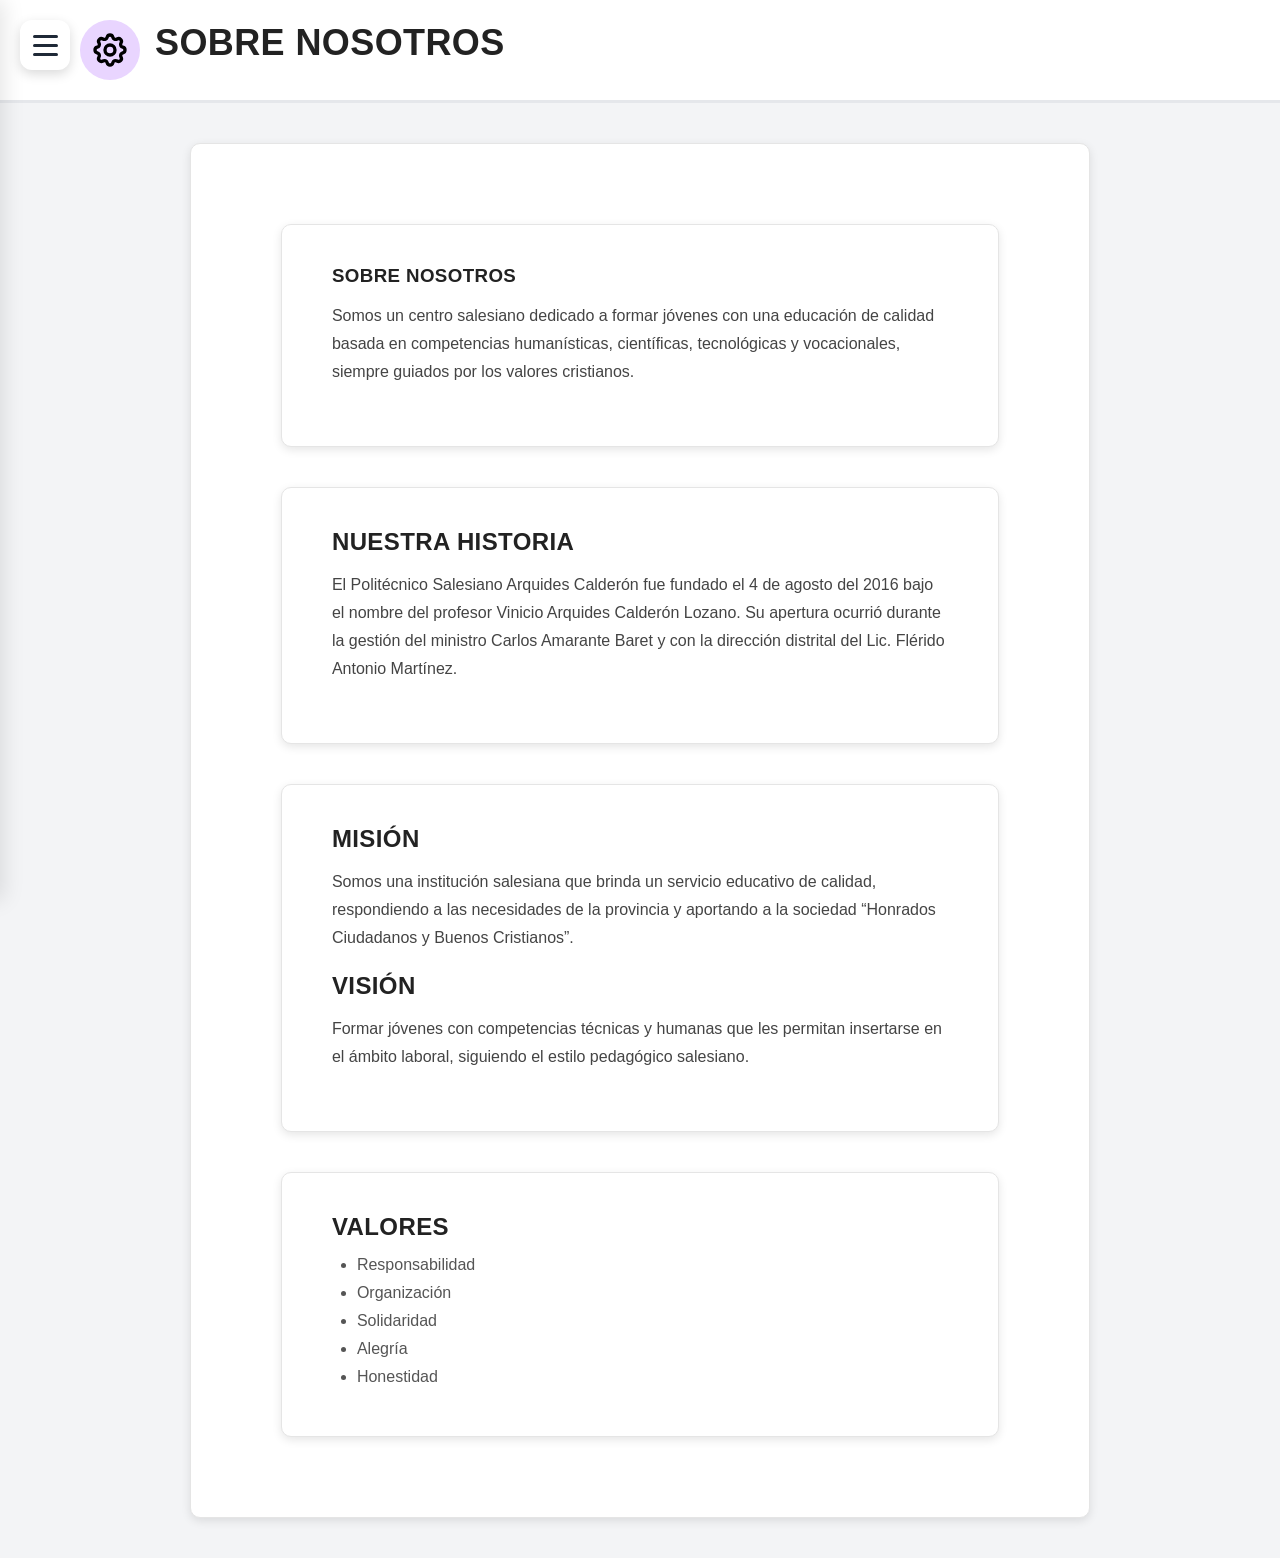
<file: html/nosotros.html>
<!DOCTYPE html>
<html lang="en">

<head>
    <meta charset="UTF-8">
    <meta name="viewport" content="width=device-width, initial-scale=1.0, maximum-scale=5.0, user-scalable=yes">
    <meta http-equiv="X-UA-Compatible" content="IE=edge">
    <meta name="theme-color" content="#4ADE80">
    <title>Sobre nosotros</title>
    <link rel="stylesheet" href="../css/style_index.css">
    <link rel="stylesheet" href="../css/style_nosotros.css">
      <link rel="stylesheet" href="../css/sidebar_common.css">
     
    <script src="../js/auth_guard.js"></script>
</head>

<body>
    <aside>
        <nav class="nav-menu">
            <a href="index.html" class="nav-item">
                <img class="nav-icon" src="../svg/home.png" alt="" aria-hidden="true">
                <span>Inicio</span>
            </a>
            <a href="calendario.html" class="nav-item">
                <img class="nav-icon" src="../svg/calendar.png" alt="" aria-hidden="true">
                <span>Calendario</span>
            </a>
            <a href="contactanos.html" class="nav-item">
                <img class="nav-icon" src="../svg/paper-plane.png" alt="" aria-hidden="true">
                <span>Contáctanos</span>
            </a>
            <a href="noticias.html" class="nav-item">
                <img class="nav-icon" src="../svg/bolt.png" alt="" aria-hidden="true">
                <span>Noticias</span>
            </a>
            <a href="galeria.html" class="nav-item">
                <img class="nav-icon" src="../svg/star.png" alt="" aria-hidden="true">
                <span>Galería</span>
            </a>
            <a href="editores.html" class="nav-item">
                <img class="nav-icon" src="../svg/admin-alt.png" alt="" aria-hidden="true">
                <span>Editores</span>
            </a>
            <a href="nosotros.html" class="nav-item">
                <img class="nav-icon" src="../svg/search.png" alt="" aria-hidden="true">
                <span>Sobre nosotros</span>
            </a>

        </nav>

        <!-- CONTENEDOR DE USUARIO-->
        <div id="userInfo" style="padding: 20px; border-top: 2px solid #e5e7eb; margin-top: auto; display: none;">
            <div id="userAvatar">
                <!-- Se llena dinámicamente con JavaScript -->
            </div>
        </div>


    </aside>
    
    <div class="main-container">
        <header>
            <div class="logo-section">
                <div class="logo-icon">
                    <svg width="40" height="40" viewBox="0 0 24 24" fill="none" stroke="currentColor">
                        <path stroke-linecap="round" stroke-linejoin="round" stroke-width="2"
                            d="M10.325 4.317c.426-1.756 2.924-1.756 3.35 0a1.724 1.724 0 002.573 1.066c1.543-.94 3.31.826 2.37 2.37a1.724 1.724 0 001.065 2.572c1.756.426 1.756 2.924 0 3.35a1.724 1.724 0 00-1.066 2.573c.94 1.543-.826 3.31-2.37 2.37a1.724 1.724 0 00-2.572 1.065c-.426 1.756-2.924 1.756-3.35 0a1.724 1.724 0 00-2.573-1.066c-1.543.94-3.31-.826-2.37-2.37a1.724 1.724 0 00-1.065-2.572c-1.756-.426-1.756-2.924 0-3.35a1.724 1.724 0 001.066-2.573c-.94-1.543.826-3.31 2.37-2.37.996.608 2.296.07 2.572-1.065z" />
                        <path stroke-linecap="round" stroke-linejoin="round" stroke-width="2"
                            d="M15 12a3 3 0 11-6 0 3 3 0 016 0z" />
                    </svg>
                </div>
                <h1 class="logo-text">Sobre nosotros</h1>
            </div>
        </header>

        <section class="pagina">
            <section class="sobre">
                <h1>Sobre Nosotros</h1>
                <p>Somos un centro salesiano dedicado a formar jóvenes con una educación de calidad basada en
                    competencias
                    humanísticas, científicas, tecnológicas y vocacionales, siempre guiados por los valores cristianos.
                </p>
            </section>


            <section class="historia">
                <h2>Nuestra Historia</h2>
                <p>El Politécnico Salesiano Arquides Calderón fue fundado el 4 de agosto del 2016 bajo el nombre del
                    profesor Vinicio Arquides Calderón Lozano. Su apertura ocurrió durante la gestión del ministro
                    Carlos
                    Amarante Baret y con la dirección distrital del Lic. Flérido Antonio Martínez.</p>
            </section>


            <section class="mision-vision">
                <h2>Misión</h2>
                <p>Somos una institución salesiana que brinda un servicio educativo de calidad, respondiendo a las
                    necesidades de la provincia y aportando a la sociedad “Honrados Ciudadanos y Buenos Cristianos”.</p>


                <h2>Visión</h2>
                <p>Formar jóvenes con competencias técnicas y humanas que les permitan insertarse en el ámbito laboral,
                    siguiendo el estilo pedagógico salesiano.</p>
            </section>


            <section class="valores">
                <h2>Valores</h2>
                <ul>
                    <li>Responsabilidad</li>
                    <li>Organización</li>
                    <li>Solidaridad</li>
                    <li>Alegría</li>
                    <li>Honestidad</li>
                </ul>
            </section>
        </section>
    </div>
        <script src="../js/sidebar_toggle.js"></script>
    <script src="../js/sidebar_common.js"></script>
       <script src="../js/scrypt_index.js"></script>
</body>

</html>
</file>
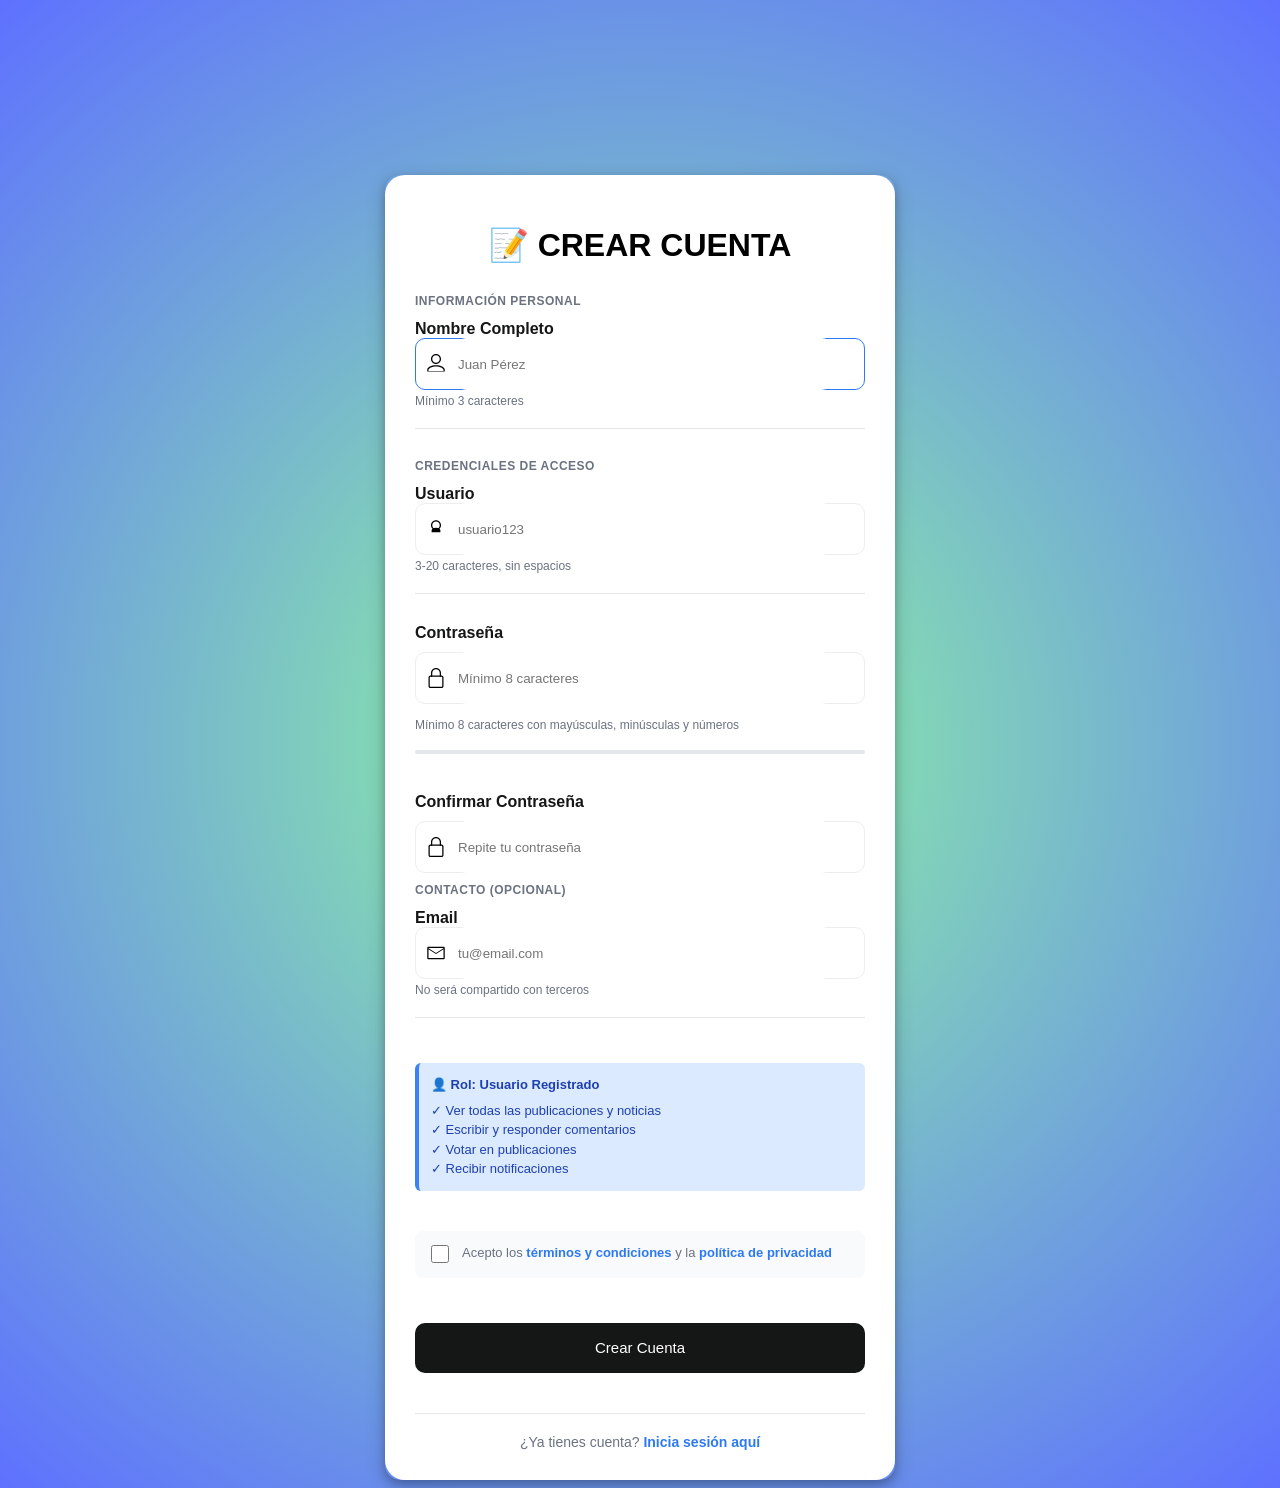
<file: html/registro.html>
<!DOCTYPE html>
<html lang="es">
<head>
    <meta charset="UTF-8">
    <meta name="viewport" content="width=device-width, initial-scale=1.0, maximum-scale=5.0, user-scalable=yes">
    <meta http-equiv="X-UA-Compatible" content="IE=edge">
    <meta name="theme-color" content="#4ADE80">
    <title>Registro - Periódico PSAC</title>
    <link rel="stylesheet" href="../css/style_login.css">
    <link rel="stylesheet" href="../css/notification_system.css">
   <link rel="stylesheet" href="../css/style_registro.css">
</head>
<body>
    <div class="window-container">
        <div class="window">
            <form class="form" id="registerForm">
                <h1 class="title">📝 Crear Cuenta</h1>

                <!-- Sección: Información Personal -->
                <div class="form-section">
                    <div class="section-title">Información Personal</div>

                    <div class="flex-column">
                        <label>Nombre Completo</label>
                    </div>
                    <div class="inputForm">
                        <svg height="20" viewBox="0 0 32 32" width="20" xmlns="http://www.w3.org/2000/svg">
                            <path d="M16 16c4.42 0 8-3.58 8-8s-3.58-8-8-8-8 3.58-8 8 3.58 8 8 8zm0-14c3.31 0 6 2.69 6 6s-2.69 6-6 6-6-2.69-6-6 2.69-6 6-6z"/>
                            <path d="M16 18c-7.73 0-14 3.13-14 7v3h28v-3c0-3.87-6.27-7-14-7zm0 2c6.63 0 12 2.91 12 5.5V27H4v-1.5c0-2.59 5.37-5.5 12-5.5z"/>
                        </svg>
                        <input type="text" class="input" id="nombre" name="nombre" placeholder="Juan Pérez" required minlength="3">
                    </div>
                    <span class="input-hint">Mínimo 3 caracteres</span>
                    <span class="input-error" id="nombreError">Por favor ingresa un nombre válido</span>
                </div>

                <!-- Sección: Credenciales -->
                <div class="form-section">
                    <div class="section-title">Credenciales de Acceso</div>

                    <div class="flex-column">
                        <label>Usuario</label>
                    </div>
                    <div class="inputForm">
                        <svg height="20" viewBox="0 0 32 32" width="20" xmlns="http://www.w3.org/2000/svg">
                            <path d="M16 4c3.31 0 6 2.69 6 6s-2.69 6-6 6-6-2.69-6-6 2.69-6 6-6m0-2c-4.42 0-8 3.58-8 8s3.58 8 8 8 8-3.58 8-8-3.58-8-8-8zm0 12c-3.87 0-7 1.79-7 4v3h14v-3c0-2.21-3.13-4-7-4z"/>
                        </svg>
                        <input type="text" class="input" id="username" name="username" placeholder="usuario123" required minlength="3" pattern="[a-zA-Z0-9_]+" title="Solo letras, números y guion bajo">
                    </div>
                    <span class="input-hint">3-20 caracteres, sin espacios</span>
                    <span class="input-error" id="usernameError">Usuario inválido o ya existe</span>
                </div>

                <div class="flex-column">
                    <label>Contraseña</label>
                </div>
                <div class="inputForm">
                    <svg height="20" viewBox="-64 0 512 512" width="20" xmlns="http://www.w3.org/2000/svg">
                        <path d="m336 512h-288c-26.453125 0-48-21.523438-48-48v-224c0-26.476562 21.546875-48 48-48h288c26.453125 0 48 21.523438 48 48v224c0 26.476562-21.546875 48-48 48zm-288-288c-8.8125 0-16 7.167969-16 16v224c0 8.832031 7.1875 16 16 16h288c8.8125 0 16-7.167969 16-16v-224c0-8.832031-7.1875-16-16-16zm0 0"/>
                        <path d="M304 224c-8.832031 0-16-7.167969-16-16v-80c0-52.929688-43.070312-96-96-96s-96 43.070312-96 96v80c0 8.832031-7.167969 16-16 16s-16-7.167969-16-16v-80c0-70.59375 57.40625-128 128-128s128 57.40625 128 128v80c0 8.832031-7.167969 16-16 16zm0 0"/>
                    </svg>
                    <input type="password" class="input" id="password" name="password" placeholder="Mínimo 8 caracteres" required minlength="8">
                </div>
                <span class="input-hint">Mínimo 8 caracteres con mayúsculas, minúsculas y números</span>
                <div class="password-strength-meter">
                    <div class="password-strength-bar" id="passwordBar"></div>
                </div>
                <div class="password-strength-text" id="passwordStrength"></div>
                <span class="input-error" id="passwordError">La contraseña debe tener al menos 8 caracteres</span>

                <div class="flex-column" style="margin-top: 15px;">
                    <label>Confirmar Contraseña</label>
                </div>
                <div class="inputForm">
                    <svg height="20" viewBox="-64 0 512 512" width="20" xmlns="http://www.w3.org/2000/svg">
                        <path d="m336 512h-288c-26.453125 0-48-21.523438-48-48v-224c0-26.476562 21.546875-48 48-48h288c26.453125 0 48 21.523438 48 48v224c0 26.476562-21.546875 48-48 48zm-288-288c-8.8125 0-16 7.167969-16 16v224c0 8.832031 7.1875 16 16 16h288c8.8125 0 16-7.167969 16-16v-224c0-8.832031-7.1875-16-16-16zm0 0"/>
                        <path d="M304 224c-8.832031 0-16-7.167969-16-16v-80c0-52.929688-43.070312-96-96-96s-96 43.070312-96 96v80c0 8.832031-7.167969 16-16 16s-16-7.167969-16-16v-80c0-70.59375 57.40625-128 128-128s128 57.40625 128 128v80c0 8.832031-7.167969 16-16 16zm0 0"/>
                    </svg>
                    <input type="password" class="input" id="confirmPassword" name="confirmPassword" placeholder="Repite tu contraseña" required minlength="8">
                </div>
                <span class="input-error" id="confirmPasswordError">Las contraseñas no coinciden</span>

                <!-- Sección: Correo -->
                <div class="form-section">
                    <div class="section-title">Contacto (Opcional)</div>

                    <div class="flex-column">
                        <label>Email</label>
                    </div>
                    <div class="inputForm">
                        <svg height="20" viewBox="0 0 32 32" width="20" xmlns="http://www.w3.org/2000/svg">
                            <path d="M28 6H4c-1.1 0-2 .9-2 2v16c0 1.1.9 2 2 2h24c1.1 0 2-.9 2-2V8c0-1.1-.9-2-2-2zm0 2v.5l-12 7.5-12-7.5V8h24zm0 16H4V10l12 7.5L28 10v14z"/>
                        </svg>
                        <input type="email" class="input" id="email" name="email" placeholder="tu@email.com">
                    </div>
                    <span class="input-hint">No será compartido con terceros</span>
                </div>

                <!-- Información del rol -->
                <div class="role-info">
                    <strong>👤 Rol: Usuario Registrado</strong>
                    ✓ Ver todas las publicaciones y noticias<br>
                    ✓ Escribir y responder comentarios<br>
                    ✓ Votar en publicaciones<br>
                    ✓ Recibir notificaciones
                </div>

                <!-- Términos y condiciones -->
                <div class="terms-checkbox">
                    <input type="checkbox" id="terms" name="terms" required>
                    <label for="terms" style="margin: 0; cursor: pointer;">
                        <span class="terms-text">
                            Acepto los <a href="#" onclick="event.preventDefault(); mostrarTerminos()">términos y condiciones</a> y la <a href="#" onclick="event.preventDefault(); mostrarPrivacidad()">política de privacidad</a>
                        </span>
                    </label>
                </div>

                <button type="submit" class="button-submit" id="btnRegistro">Crear Cuenta</button>

                <div class="login-link">
                    <p>¿Ya tienes cuenta? <a href="login.html">Inicia sesión aquí</a></p>
                </div>
            </form>
        </div>
    </div>

    <script src="../js/notification_system.js"></script>
    <script src="../js/script_registro.js"></script>
</body>
</html>
</file>
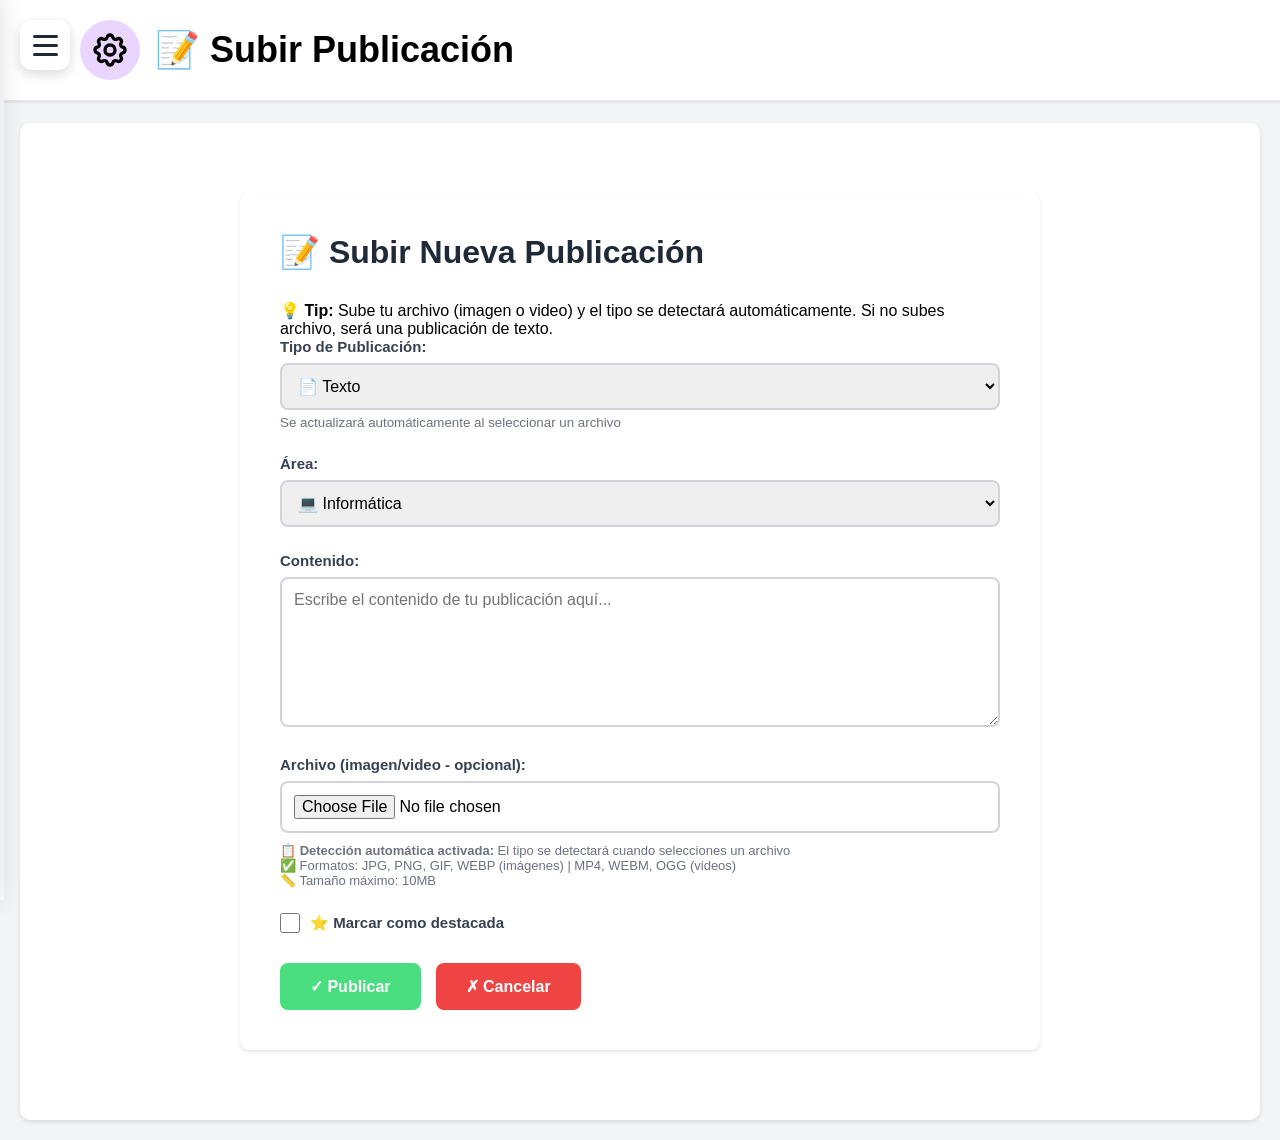
<file: html/subir.html>
<!DOCTYPE html>
<html lang="es">
<head>
    <meta charset="UTF-8">
    <meta name="viewport" content="width=device-width, initial-scale=1.0, maximum-scale=5.0, user-scalable=yes">
    <meta http-equiv="X-UA-Compatible" content="IE=edge">
    <meta name="theme-color" content="#4ADE80">
    <title>Subir Publicación - PSAC</title>
    <link rel="stylesheet" href="../css/style_subir.css">
    <link rel="stylesheet" href="../css/style_index.css">
    <link rel="stylesheet" href="../css/notification_system.css">
    <link rel="stylesheet" href="../css/sidebar_common.css">
    <script src="../js/notification_system.js"></script>
</head>

<body>
    <aside>
        <nav class="nav-menu">
            <a href="index.html" class="nav-item">
                <img class="nav-icon" src="../svg/home.png" alt="">
                <span>inicio</span>
            </a>
            <a href="#" class="nav-item">
                <img class="nav-icon" src="../svg/calendar.png" alt="">
                <span>calendario</span>
            </a>
            <a href="contactanos.html" class="nav-item">
                <img class="nav-icon" src="../svg/paper-plane.png" alt="">
                <span>contáctanos</span>
            </a>
            <a href="noticias.html" class="nav-item">
                <img class="nav-icon" src="../svg/bolt.png" alt="">
                <span>noticias</span>
            </a>
            <a href="#" class="nav-item">
                <img class="nav-icon" src="../svg/star.png" alt="">
                <span>galería</span>
            </a>
            <a href="editores.html" class="nav-item">
                <img class="nav-icon" src="../svg/admin-alt.png" alt="">
                <span>editores</span>
            </a>
            <a href="nosotros.html" class="nav-item">
                <img class="nav-icon" src="../svg/search.png" alt="">
                <span>sobre nosotros</span>
            </a>

            <div class="section-divider">
                <div class="section-header" onclick="toggleSection('publicar')">
                    <span>Publicar</span>
                    <span class="arrow" id="arrow-publicar">▼</span>
                </div>
                <div class="section-content" id="publicar">
                    <button class="btn btn-yellow" onclick="window.location.href='subir.html'">subir</button>
                    <button class="btn btn-orange" onclick="window.location.href='index.html'">eliminar</button>
                    <button class="btn btn-red" onclick="window.location.href='editar.html'">editar</button>
                </div>
            </div>
        </nav>

        <div id="userInfo" style="padding: 20px; border-top: 2px solid #e5e7eb; margin-top: auto; display: none;">
            <div id="userAvatar"></div>
        </div>
    </aside>

    <div class="divider-line" id="dividerLine"></div>

    <div class="main-container">
        <header>
            <div class="logo-section">
                <div class="logo-icon">
                    <svg width="40" height="40" viewBox="0 0 24 24" fill="none" stroke="currentColor">
                        <path stroke-linecap="round" stroke-linejoin="round" stroke-width="2"
                            d="M10.325 4.317c.426-1.756 2.924-1.756 3.35 0a1.724 1.724 0 002.573 1.066c1.543-.94 3.31.826 2.37 2.37a1.724 1.724 0 001.065 2.572c1.756.426 1.756 2.924 0 3.35a1.724 1.724 0 00-1.066 2.573c.94 1.543-.826 3.31-2.37 2.37a1.724 1.724 0 00-2.572 1.065c-.426 1.756-2.924 1.756-3.35 0a1.724 1.724 0 00-2.573-1.066c-1.543.94-3.31-.826-2.37-2.37a1.724 1.724 0 00-1.065-2.572c-1.756-.426-1.756-2.924 0-3.35a1.724 1.724 0 001.066-2.573c-.94-1.543.826-3.31 2.37-2.37.996.608 2.296.07 2.572-1.065z" />
                        <path stroke-linecap="round" stroke-linejoin="round" stroke-width="2"
                            d="M15 12a3 3 0 11-6 0 3 3 0 016 0z" />
                    </svg>
                </div>
                <h1 class="logo-text">📝 Subir Publicación</h1>
            </div>
        </header>

        <div class="body-content">
            <div class="form-container">
                <h1>📝 Subir Nueva Publicación</h1>
                
                <div class="alert alert-info">
                    💡 <strong>Tip:</strong> Sube tu archivo (imagen o video) y el tipo se detectará automáticamente. Si no subes archivo, será una publicación de texto.
                </div>
                
                <form action="../Connection/subir_publicacion.php" method="post" enctype="multipart/form-data" id="formPublicar">
                    <div class="form-group">
                        <label for="tipoPublicar">Tipo de Publicación:</label>
                        <select name="tipo" id="tipoPublicar" required>
                            <option value="texto">📄 Texto</option>
                            <option value="imagen">🖼️ Imagen</option>
                            <option value="video">🎥 Video</option>
                        </select>
                        <small style="color: #6b7280; margin-top: 5px; display: block;">
                            Se actualizará automáticamente al seleccionar un archivo
                        </small>
                    </div>

                    <div class="form-group">
                        <label for="areaPublicar">Área:</label>
                        <select name="area" id="areaPublicar" required>
                            <option value="Informática">💻 Informática</option>
                            <option value="Mercadeo">📊 Mercadeo</option>
                            <option value="Contabilidad">💰 Contabilidad</option>
                            <option value="Logística">📦 Logística</option>
                            <option value="Turismo">✈️ Turismo</option>
                            <option value="Acondicionamiento">💪 Acondicionamiento Físico</option>
                            <option value="Sociales">🌍 Sociales</option>
                            <option value="Matemáticas">🔢 Matemáticas</option>
                            <option value="Lengua">📝 Lengua Española</option>
                            <option value="Naturales">🌿 Naturales</option>
                        </select>
                    </div>

                    <div class="form-group">
                        <label for="contenidoPublicar">Contenido:</label>
                        <textarea name="contenido" id="contenidoPublicar"
                            placeholder="Escribe el contenido de tu publicación aquí..." required></textarea>
                    </div>

                    <div class="form-group">
                        <label for="archivoPublicar">Archivo (imagen/video - opcional):</label>
                        <input type="file" name="archivo" id="archivoPublicar" accept="image/*,video/*">
                        <div class="file-info">
                            📋 <strong>Detección automática activada:</strong> El tipo se detectará cuando selecciones un archivo<br>
                            ✅ Formatos: JPG, PNG, GIF, WEBP (imágenes) | MP4, WEBM, OGG (videos)<br>
                            📏 Tamaño máximo: 10MB
                        </div>
                        <div class="preview-container" id="previewContainer"></div>
                    </div>

                    <div class="form-group">
                        <div class="checkbox-group">
                            <input type="checkbox" name="destacado" value="1" id="destacadoPublicar">
                            <label for="destacadoPublicar" style="margin: 0;">⭐ Marcar como destacada</label>
                        </div>
                    </div>

                    <div class="form-actions">
                        <button type="submit" class="btn-submit">✓ Publicar</button>
                        <button type="button" class="btn-cancel" onclick="window.location.href='index.html'">✗ Cancelar</button>
                    </div>
                </form>
            </div>
        </div>
    </div>
    
    <!-- Usar el nuevo script mejorado -->
    <script src="../js/scrypt_subir.js"></script>
    <script src="../js/sidebar_toggle.js"></script>
    <script src="../js/sidebar_common.js"></script>
</body>
</html>
</file>
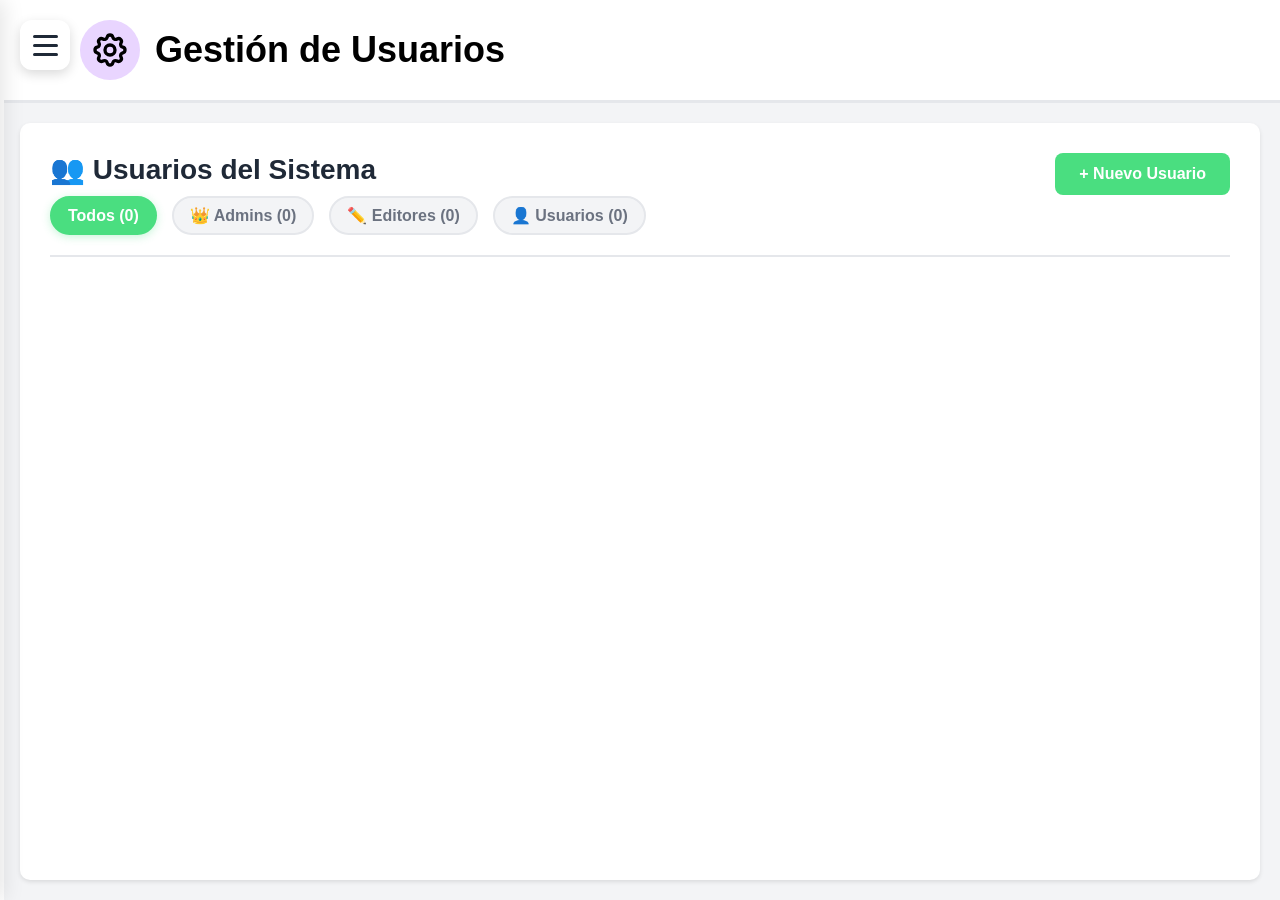
<file: html/usuarios.html>
<!DOCTYPE html>
<html lang="es">

<head>
    <meta charset="UTF-8">
    <meta name="viewport" content="width=device-width, initial-scale=1.0, maximum-scale=5.0, user-scalable=yes">
    <meta http-equiv="X-UA-Compatible" content="IE=edge">
    <meta name="theme-color" content="#4ADE80">
    <title>Gestión de Usuarios - PSAC</title>
    <link rel="stylesheet" href="../css/style_index.css">
    <link rel="stylesheet" href="../css/style_usuarios.css">
  <link rel="stylesheet" href="../css/sidebar_common.css">
    <link rel="stylesheet" href="../css/notification_system.css">
    <script src="../js/notification_system.js"></script>
</head>
    <script src="../js/scrypt_usuarios.js"></script>
<body>
    <aside>
        <nav class="nav-menu">
            <a href="index.html" class="nav-item">
                <img class="nav-icon" src="../svg/home.png" alt="">
                <span>inicio</span>
            </a>
            <a href="usuarios.html" class="nav-item">
                <img class="nav-icon" src="../svg/admin-alt.png" alt="">
                <span>recargar usuarios</span>
            </a>
        </nav>

        <div id="userInfo" style="padding: 20px; border-top: 2px solid #e5e7eb; margin-top: auto;">
            <div id="userAvatar"></div>
        </div>

    </aside>

    <div class="divider-line"></div>

    <div class="main-container">
        <header>
            <div class="logo-section">
                <div class="logo-icon">
                    <svg width="40" height="40" viewBox="0 0 24 24" fill="none" stroke="currentColor">
                        <path stroke-linecap="round" stroke-linejoin="round" stroke-width="2"
                            d="M10.325 4.317c.426-1.756 2.924-1.756 3.35 0a1.724 1.724 0 002.573 1.066c1.543-.94 3.31.826 2.37 2.37a1.724 1.724 0 001.065 2.572c1.756.426 1.756 2.924 0 3.35a1.724 1.724 0 00-1.066 2.573c.94 1.543-.826 3.31-2.37 2.37a1.724 1.724 0 00-2.572 1.065c-.426 1.756-2.924 1.756-3.35 0a1.724 1.724 0 00-2.573-1.066c-1.543.94-3.31-.826-2.37-2.37a1.724 1.724 0 00-1.065-2.572c-1.756-.426-1.756-2.924 0-3.35a1.724 1.724 0 001.066-2.573c-.94-1.543.826-3.31 2.37-2.37.996.608 2.296.07 2.572-1.065z" />
                        <path stroke-linecap="round" stroke-linejoin="round" stroke-width="2"
                            d="M15 12a3 3 0 11-6 0 3 3 0 016 0z" />
                    </svg>
                </div>
                <h1 class="logo-text">Gestión de Usuarios</h1>
            </div>
        </header>

        <div class="body-content">
            <div class="usuarios-header">
                <div>
                    <h2>👥 Usuarios del Sistema</h2>
                    <div style="display: flex; gap: 15px; margin-top: 10px;">
                        <button class="filter-btn active" onclick="filtrarUsuarios('todos')" id="filterTodos">
                            Todos (<span id="countTodos">0</span>)
                        </button>
                        <button class="filter-btn" onclick="filtrarUsuarios('admin')" id="filterAdmin">
                            👑 Admins (<span id="countAdmin">0</span>)
                        </button>
                        <button class="filter-btn" onclick="filtrarUsuarios('editor')" id="filterEditor">
                            ✏️ Editores (<span id="countEditor">0</span>)
                        </button>
                        <button class="filter-btn" onclick="filtrarUsuarios('usuario')" id="filterUsuario">
                            👤 Usuarios (<span id="countUsuario">0</span>)
                        </button>
                    </div>
                </div>
                <button class="btn-nuevo" id="btnNuevoUsuario">+ Nuevo Usuario</button>
            </div>

            <div id="listaUsuarios" class="usuarios-grid"></div>
        </div>
    </div>

    <!-- Modal para crear/editar usuario -->
    <div id="modalUsuario" class="modal">
        <div class="modal-content">
            <span class="close">&times;</span>
            <h2 id="modalTitle">Nuevo Usuario</h2>
            <form id="formUsuario">
                <input type="hidden" id="usuarioId" name="id">

                <div class="form-group">
                    <label>Nombre Completo:</label>
                    <input type="text" name="nombre" id="nombre" required minlength="3">
                    <div class="validation-message" id="nombreError">El nombre debe tener al menos 3 caracteres</div>
                </div>

                <div class="form-group">
                    <label>Usuario:</label>
                    <input type="text" name="username" id="username" required minlength="3" pattern="[a-zA-Z0-9_]+"
                        title="Solo letras, números y guion bajo">
                    <div class="validation-message" id="usernameError">Usuario inválido (min. 3 caracteres, solo letras
                        y números)</div>
                </div>

                <div class="form-group">
                    <label>Contraseña:</label>
                    <input type="password" name="password" id="password" minlength="6">
                    <small class="form-hint">Deja en blanco para no cambiar la contraseña</small>
                    <div class="password-strength" id="passwordStrength"></div>
                    <div class="validation-message" id="passwordError">La contraseña debe tener al menos 6 caracteres
                    </div>
                </div>

                <div class="form-group">
                    <label>Rol:</label>
                    <select name="rol" id="rol" required>
                        <option value="usuario">👤 Usuario</option>
                        <option value="editor">✏️ Editor</option>
                        <option value="admin">👑 Administrador</option>
                    </select>
                </div>

                <div class="form-actions">
                    <button type="submit" class="btn-submit">Guardar</button>
                    <button type="button" class="btn-cancel" onclick="cerrarModal()">Cancelar</button>
                </div>
            </form>
        </div>
    </div>
    <script src="../js/sidebar_toggle.js"></script>
<script src="../js/sidebar_common.js"></script>
</body>

</html>
</file>
<file: css/style_index.css>
/* ==========================================
   1. RESET Y BASE
   ========================================== */
* {
    margin: 0;
    padding: 0;
    box-sizing: border-box;
}

html {
    -webkit-text-size-adjust: 100%;
    -ms-text-size-adjust: 100%;
    text-size-adjust: 100%;
}

body {
    font-family: Arial, sans-serif;
    display: flex;
    min-height: 100vh;
    overflow-x: hidden;
}

/* ==========================================
   2. BOTÓN HAMBURGUESA
   ========================================== */
.menu-toggle {
    position: fixed;
    top: 20px;
    left: 20px;
    z-index: 1001;
    background: white;
    border: none;
    width: 50px;
    height: 50px;
    border-radius: 12px;
    cursor: pointer;
    display: flex;
    flex-direction: column;
    justify-content: center;
    align-items: center;
    gap: 6px;
    box-shadow: 0 4px 12px rgba(0, 0, 0, 0.15);
    transition: all 0.3s ease;
}

.menu-toggle:hover {
    transform: scale(1.05);
    box-shadow: 0 6px 16px rgba(0, 0, 0, 0.2);
}

.menu-toggle span {
    display: block;
    width: 25px;
    height: 3px;
    background: #1f2937;
    border-radius: 2px;
    transition: all 0.3s ease;
}

.menu-toggle.active span:nth-child(1) {
    transform: rotate(45deg) translate(8px, 8px);
}

.menu-toggle.active span:nth-child(2) {
    opacity: 0;
    transform: translateX(-20px);
}

.menu-toggle.active span:nth-child(3) {
    transform: rotate(-45deg) translate(8px, -8px);
}

/* ==========================================
   3. OVERLAY (Fondo oscuro)
   ========================================== */
.sidebar-overlay {
    position: fixed;
    top: 0;
    left: 0;
    right: 0;
    bottom: 0;
    background: rgba(0, 0, 0, 0.5);
    z-index: 999;
    opacity: 0;
    visibility: hidden;
    transition: all 0.3s ease;
}

.sidebar-overlay.active {
    opacity: 1;
    visibility: visible;
}

/* ==========================================
   4. SIDEBAR (ASIDE)
   ========================================== */
aside {
    position: fixed;
    left: -280px;
    top: 0;
    width: 280px;
    height: 100vh;
    background: white;
    display: flex;
    flex-direction: column;
    overflow-y: auto;
    overflow-x: hidden;
    z-index: 1000;
    transition: left 0.3s ease;
    box-shadow: 4px 0 20px rgba(0, 0, 0, 0.1);
    scroll-behavior: smooth;
}

aside.active {
    left: 0;
}

aside::-webkit-scrollbar {
    width: 8px;
}

aside::-webkit-scrollbar-track {
    background: #f3f4f6;
}

aside::-webkit-scrollbar-thumb {
    background: #d1d5db;
    border-radius: 4px;
}

aside::-webkit-scrollbar-thumb:hover {
    background: #9ca3af;
}

/* ==========================================
   5. NAVEGACIÓN DEL SIDEBAR
   ========================================== */
.nav-menu {
    padding: 80px 0 20px 0;
}

.nav-item {
    display: flex;
    align-items: center;
    gap: 15px;
    padding: 12px 20px;
    text-decoration: none;
    color: black;
    font-weight: 500;
    transition: background 0.3s;
}

.nav-item:hover {
    background: #f3f4f6;
}

.nav-item svg,
.nav-item .nav-icon {
    width: 24px;
    height: 24px;
}

.nav-item .nav-icon {
    object-fit: contain;
    display: inline-block;
}

/* ==========================================
   6. SECCIONES COLAPSABLES
   ========================================== */
.section-divider {
    border-top: 2px solid #e5e7eb;
    margin-top: 20px;
    padding-top: 15px;
}

#section-publicar,
#section-admtools {
    display: none;
}

.section-header {
    padding: 10px 20px;
    font-weight: bold;
    font-size: 14px;
    cursor: pointer;
    display: flex;
    justify-content: space-between;
    align-items: center;
}

.section-content {
    padding: 10px 20px;
    display: flex;
    flex-direction: column;
    gap: 10px;
}

.section-content.collapsed {
    display: none;
}

.arrow {
    font-size: 12px;
    transition: transform 0.3s;
}

.arrow.rotated {
    transform: rotate(-90deg);
}

/* ==========================================
   7. BOTONES DEL SIDEBAR
   ========================================== */
.btn {
    padding: 10px 20px;
    border: none;
    border-radius: 25px;
    font-weight: 500;
    cursor: pointer;
    transition: all 0.3s;
    font-size: 14px;
}

.btn-yellow {
    background: #FCD34D;
}

.btn-yellow:hover {
    background: #FBBF24;
}

.btn-orange {
    background: #FB923C;
}

.btn-orange:hover {
    background: #F97316;
}

.btn-red {
    background: #EF4444;
    color: white;
}

.btn-red:hover {
    background: #DC2626;
}

.btn-green-light {
    background: #44ff88;
}

.btn-green-light:hover {
    background: #22ff66;
}

/* ==========================================
   8. FILTROS POR ÁREA
   ========================================== */
.filter-item {
    display: flex;
    align-items: center;
    gap: 12px;
    cursor: pointer;
    padding: 5px 0;
    transition: all 0.3s;
}

.filter-item:hover {
    background: #f3f4f6;
    padding-left: 5px;
    border-radius: 5px;
}

.checkbox-custom {
    width: 20px;
    height: 20px;
    border: 2px solid #d1d5db;
    border-radius: 3px;
    display: flex;
    align-items: center;
    justify-content: center;
    transition: all 0.3s;
}

.filter-item input[type="checkbox"] {
    display: none;
}

.filter-item input[type="checkbox"]:checked + .checkbox-custom {
    border-color: transparent;
}

.filter-label {
    font-size: 14px;
    font-weight: 500;
    transition: color 0.3s;
}

.check-mark {
    color: white;
    font-size: 14px;
    display: none;
}

.filter-item input[type="checkbox"]:checked + .checkbox-custom .check-mark {
    display: block;
}

/* ==========================================
   9. INFORMACIÓN DEL USUARIO
   ========================================== */
#userInfo {
    padding: 20px;
    border-top: 2px solid #e5e7eb;
    margin-top: auto;
    background: #f9fafb;
}

#userAvatar {
    display: flex;
    align-items: center;
    gap: 12px;
    padding: 15px;
    background: white;
    border-radius: 12px;
    box-shadow: 0 2px 8px rgba(0, 0, 0, 0.08);
    transition: all 0.3s ease;
}

#userAvatar:hover {
    box-shadow: 0 4px 12px rgba(0, 0, 0, 0.12);
    transform: translateY(-2px);
}

#userAvatar .avatar-circle,
.user-avatar {
    width: 50px;
    height: 50px;
    min-width: 50px;
    min-height: 50px;
    border-radius: 50%;
    display: flex;
    align-items: center;
    justify-content: center;
    font-size: 20px;
    font-weight: bold;
    color: white;
    text-transform: uppercase;
    flex-shrink: 0;
    box-shadow: 0 2px 8px rgba(0, 0, 0, 0.15);
}

#userAvatar .avatar-info {
    flex: 1;
    min-width: 0;
}

#userAvatar .avatar-info strong {
    display: block;
    font-size: 15px;
    color: #1f2937;
    font-weight: 700;
    margin-bottom: 4px;
    overflow: hidden;
    text-overflow: ellipsis;
    white-space: nowrap;
}

#userAvatar .avatar-info small {
    font-size: 13px;
    color: #6b7280;
    font-weight: 500;
    display: block;
}

/* ==========================================
   10. BOTÓN DE INGRESAR/SALIR
   ========================================== */
.ingresar-btn {
    margin: 20px;
    padding: 15px;
    background: #4ADE80;
    border: none;
    border-radius: 30px;
    font-size: 16px;
    font-weight: bold;
    cursor: pointer;
    transition: all 0.3s;
}

.ingresar-btn:hover {
    background: #22C55E;
    transform: translateY(-2px);
    box-shadow: 0 4px 12px rgba(74, 222, 128, 0.4);
}

.ingresar-btn.logout {
    background: #EF4444 !important;
}

.ingresar-btn.logout:hover {
    background: #DC2626 !important;
    box-shadow: 0 4px 12px rgba(239, 68, 68, 0.4);
}

/* ==========================================
   11. LÍNEA DIVISORIA
   ========================================== */
.divider-line {
    width: 4px;
    background: white;
    transition: left 0.3s ease, background 0.5s ease;
    position: fixed;
    left: 0;
    top: 0;
    height: 100vh;
    z-index: 998;
}

aside.active ~ .divider-line {
    left: 280px;
}

/* ==========================================
   12. CONTENEDOR PRINCIPAL
   ========================================== */
.main-container {
    flex: 1;
    display: flex;
    flex-direction: column;
    background: #f3f4f6;
    margin-left: 0;
    width: 100%;
    min-height: 100vh;
    transition: margin-left 0.3s ease;
}

/* ==========================================
   13. HEADER
   ========================================== */
header {
    background: white;
    padding: 15px 20px 15px 80px;
    display: flex;
    justify-content: space-between;
    align-items: center;
    border-bottom: 3px solid #e5e7eb;
    flex-wrap: wrap;
    gap: 15px;
}

.logo-section {
    display: flex;
    align-items: center;
    gap: 15px;
}

.logo-icon {
    width: 50px;
    height: 50px;
    min-width: 50px;
    min-height: 50px;
    background: #E9D5FF;
    border-radius: 50%;
    display: flex;
    align-items: center;
    justify-content: center;
    flex-shrink: 0;
}

.logo-icon svg {
    width: 30px;
    height: 30px;
}

.logo-text {
    font-size: 24px;
    font-weight: bold;
    white-space: nowrap;
}

.search-box {
    display: flex;
    align-items: center;
    gap: 10px;
    background: white;
    border: 2px solid #d1d5db;
    border-radius: 25px;
    padding: 8px 15px;
    flex: 1;
    max-width: 300px;
    min-width: 0;
}

.search-box input {
    border: none;
    outline: none;
    font-size: 16px;
    width: 100%;
    min-width: 0;
}

.search-icon {
    width: 18px;
    height: 18px;
    object-fit: contain;
    display: inline-block;
    filter: grayscale(100%) brightness(80%);
    flex-shrink: 0;
}

/* ==========================================
   14. SECCIÓN DESTACADAS
   ========================================== */
.destacadas-section {
    background: white;
    margin: 20px;
    padding: 20px;
    border-radius: 10px;
    box-shadow: 0 2px 4px rgba(0, 0, 0, 0.1);
}

.destacadas-header {
    display: flex;
    align-items: center;
    gap: 15px;
    margin-bottom: 20px;
    flex-wrap: wrap;
}

.destacadas-header h2 {
    font-size: 28px;
    font-weight: bold;
    flex: 1;
    min-width: 150px;
}

.star-icon {
    width: 30px;
    height: 30px;
    flex-shrink: 0;
}

.destacadas-controls {
    display: flex;
    gap: 8px;
}

.BtnCarrusel {
    border: none;
    background: #e5e7eb;
    padding: 8px 12px;
    border-radius: 6px;
    cursor: pointer;
    display: flex;
    align-items: center;
    justify-content: center;
    transition: all 0.2s;
}

.BtnCarrusel:hover {
    background: #d1d5db;
}

.BtnCarrusel img {
    width: 18px;
    height: 18px;
}

.destacadas-content {
    min-height: 150px;
    border: 2px dashed #d1d5db;
    border-radius: 8px;
    padding: 15px;
    display: flex;
    gap: 12px;
    overflow-x: auto;
    overflow-y: hidden;
    -webkit-overflow-scrolling: touch;
    scroll-behavior: smooth;
    scroll-snap-type: x mandatory;
    scrollbar-width: thin;
    scrollbar-color: #fb923c #f3f4f6;
}

.destacadas-content::-webkit-scrollbar {
    height: 6px;
}

.destacadas-content::-webkit-scrollbar-track {
    background: #f3f4f6;
    border-radius: 4px;
}

.destacadas-content::-webkit-scrollbar-thumb {
    background: #fb923c;
    border-radius: 4px;
}

#carouselDestacadas {
    display: flex;
    gap: 12px;
    align-items: flex-start;
    min-height: 120px;
}

.dest-item {
    width: 180px;
    min-width: 180px;
    flex: 0 0 auto;
    border-radius: 8px;
    padding: 8px;
    background: #fff;
    box-shadow: 0 2px 6px rgba(0, 0, 0, 0.08);
    cursor: pointer;
    transition: all 0.3s;
    scroll-snap-align: start;
    scroll-snap-stop: always;
}

.dest-item:hover {
    transform: translateY(-4px);
    box-shadow: 0 4px 12px rgba(0, 0, 0, 0.12);
}

.dest-item img,
.dest-item video {
    width: 100%;
    height: 90px;
    object-fit: cover;
    border-radius: 6px;
    display: block;
    pointer-events: none;
}

.dest-item .dest-text-preview {
    height: 90px;
    padding: 8px;
    background: linear-gradient(135deg, #f3f4f6 0%, #e5e7eb 100%);
    border-radius: 6px;
    display: flex;
    align-items: center;
    justify-content: center;
    text-align: center;
    font-size: 12px;
    line-height: 1.4;
    color: #374151;
    overflow: hidden;
    position: relative;
}

.dest-item .dest-text-preview::after {
    content: '';
    position: absolute;
    bottom: 0;
    left: 0;
    right: 0;
    height: 30px;
    background: linear-gradient(to bottom, transparent, #e5e7eb);
}

.dest-item .dest-info {
    padding-top: 6px;
    font-weight: 600;
    font-size: 13px;
    color: #1f2937;
    text-align: center;
    overflow: hidden;
    text-overflow: ellipsis;
    white-space: nowrap;
}

.dest-item.selected {
    outline: 3px solid var(--area-color, #fb923c);
    transform: translateY(-4px);
    box-shadow: 0 0 0 6px rgba(251, 146, 60, 0.1);
}

/* ==========================================
   15. ÁREA DE CONTENIDO (Publicaciones)
   ========================================== */

/* LAYOUT NORMAL - Sin masonry por defecto */
.body-content {
    flex: 1;
    margin: 0 20px 20px 20px;
    background: white;
    border-radius: 10px;
    padding: 20px;
    overflow-y: auto;
    box-shadow: 0 2px 4px rgba(0, 0, 0, 0.1);
    min-height: calc(100vh - 350px);
}

/* ==========================================
   16. TARJETAS DE PUBLICACIONES
   ========================================== */
.card {
    background: white;
    padding: 16px;
    border-radius: 10px;
    margin-bottom: 16px;
    box-shadow: 0 2px 6px rgba(0, 0, 0, 0.06);
    border: 2px solid transparent;
    cursor: pointer;
    transition: all 0.3s cubic-bezier(0.4, 0, 0.2, 1);
}

.card:hover {
    box-shadow: 0 4px 8px rgba(0, 0, 0, 0.1);
    transform: translateY(-2px);
}

.publicacion.seleccionada {
    border-color: var(--area-color, #FB923C);
    background: color-mix(in srgb, var(--area-color) 5%, transparent);
    box-shadow: 0 0 0 3px color-mix(in srgb, var(--area-color) 10%, transparent);
}

.media {
    width: 100%;
    height: auto;
    max-height: none;
    object-fit: cover;
    border-radius: 8px;
    display: block;
    margin-bottom: 10px;
}

.card video {
    aspect-ratio: 16/9;
    max-height: 600px;
}

/* Badge del área - SIN AFECTAR AL TEXTO DEL AUTOR */
.card .area-badge {
    display: inline-block;
    padding: 4px 8px;
    border-radius: 4px;
    background: var(--area-color, #e5e7eb);
    color: #1f2937;
    font-weight: 600;
    font-size: 12px;
    margin-top: 8px;
}

/* Texto del autor - SIN background ni color especial */
.card .autor-info {
    margin-top: 8px;
    font-size: 13px;
    color: #666;
}

/* ==========================================
   17. SISTEMA DE VOTOS
   ========================================== */
.votos {
    display: flex;
    gap: 8px;
    align-items: center;
    margin-top: 8px;
}

.votos button {
    border: none;
    background: transparent;
    font-size: 18px;
    cursor: pointer;
    padding: 4px 8px;
    border-radius: 4px;
    transition: background 0.2s;
}

.votos button:hover {
    background: #f3f4f6;
}

.votos .btn-comentarios-modal {
    background: transparent;
    border: none;
    padding: 4px 8px;
    margin-left: 8px;
    border-radius: 4px;
    cursor: pointer;
    transition: background 0.2s;
    display: flex;
    align-items: center;
    justify-content: center;
    min-width: 24px;
    min-height: 24px;
}

.votos .btn-comentarios-modal:hover {
    background: #f3f4f6;
}

.votos .btn-comentarios-modal .icon-comentarios {
    display: block;
    width: 20px;
    height: 20px;
}

.votos .btn-comentarios-modal .icon-comentarios {
    object-fit: contain;
}

.votos .count {
    font-weight: bold;
    margin-left: 6px;
}

.btn-vote-up,
.btn-vote-down {
    background: transparent;
    padding: 4px 8px;
    border-radius: 4px;
    border: none;
    cursor: pointer;
    transition: background 0.2s;
    display: flex;
    align-items: center;
    justify-content: center;
}

.btn-vote-up:hover {
    background: #f3f4f6;
}

.btn-vote-down:hover {
    background: #f3f4f6;
}

.btn-vote-up .icon-vote,
.btn-vote-down .icon-vote {
    width: 20px;
    height: 20px;
    transition: all 0.3s ease;
    display: block;
}

.btn-vote-up.voted .icon-vote {
    transform: scale(1.1);
}

.btn-vote-down.voted .icon-vote {
    transform: scale(1.1);
}

/* ==========================================
   18. COLORES POR ÁREA
   ========================================== */
.area-Informática { --area-color: #FCD34D; }
.area-Mercadeo { --area-color: #FB923C; }
.area-Contabilidad { --area-color: #EF4444; }
.area-Logística { --area-color: #4ADE80; }
.area-Turismo { --area-color: #22D3EE; }
.area-Acondicionamiento { --area-color: #0e004b; }
.area-Lengua { --area-color: #6366F1; }
.area-Matemáticas { --area-color: #A855F7; }
.area-Sociales { --area-color: #D946EF; }
.area-Naturales { --area-color: #22C55E; }

/* ==========================================
   19. PREVENIR SELECCIÓN NO DESEADA
   ========================================== */
.menu-toggle,
.sidebar-overlay {
    user-select: none;
    -webkit-user-select: none;
    -moz-user-select: none;
}

/* ==========================================
   20. RESPONSIVE - MÓVILES PEQUEÑOS
   ========================================== */
@media (max-width: 480px) {
    body {
        font-size: 14px;
    }
    
    .menu-toggle {
        width: 45px;
        height: 45px;
        top: 15px;
        left: 15px;
    }
    
    header {
        padding: 12px 15px 12px 70px;
    }
    
    .logo-icon {
        width: 40px;
        height: 40px;
        min-width: 40px;
        min-height: 40px;
    }
    
    .logo-icon svg {
        width: 24px;
        height: 24px;
    }
    
    .logo-text {
        font-size: 18px;
    }
    
    .search-box {
        width: 100%;
        max-width: 100%;
        order: 3;
        flex-basis: 100%;
        margin-top: 10px;
    }
    
    .destacadas-section,
    .body-content {
        margin: 10px;
        padding: 15px;
    }
    
    .destacadas-header h2 {
        font-size: 20px;
    }
    
    .star-icon {
        width: 24px;
        height: 24px;
    }
    
    .card {
        padding: 12px;
    }
    
    .body-content {
        min-height: calc(100vh - 250px);
    }
    
    .dest-item {
        width: 160px;
        min-width: 160px;
    }
    
    .destacadas-content {
        touch-action: pan-x;
        -webkit-user-select: none;
        user-select: none;
    }
}

/* ==========================================
   21. RESPONSIVE - TABLETS
   ========================================== */
@media (min-width: 481px) and (max-width: 768px) {
    header {
        padding: 15px 20px 15px 75px;
    }
    
    .logo-icon {
        width: 45px;
        height: 45px;
        min-width: 45px;
        min-height: 45px;
    }
    
    .logo-text {
        font-size: 22px;
    }
    
    .destacadas-section,
    .body-content {
        margin: 15px;
        padding: 20px;
    }
    
    .body-content {
        min-height: calc(100vh - 300px);
    }
    
    .dest-item {
        width: 170px;
        min-width: 170px;
    }
}

/* ==========================================
   22. RESPONSIVE - MÓVILES Y TABLETS
   ========================================== */
@media (max-width: 768px) {
    .menu-toggle {
        display: flex;
    }
    
    aside {
        left: -280px;
    }
    
    aside.active {
        left: 0;
    }
    
    .main-container {
        margin-left: 0;
    }
    
    .divider-line {
        left: 0;
    }
    
    aside.active ~ .divider-line {
        left: 280px;
    }
    
    .body-content {
        min-height: calc(100vh - 280px);
    }
}

/* ==========================================
   23. RESPONSIVE - DESKTOP
   ========================================== */
@media (min-width: 769px) {
    .menu-toggle {
        display: flex;
    }
    
    aside {
        left: -280px;
    }
    
    aside.active {
        left: 0;
    }
    
    .main-container {
        margin-left: 0;
    }
    
    header {
        padding: 20px 40px 20px 80px;
    }
    
    .logo-icon {
        width: 60px;
        height: 60px;
        min-width: 60px;
        min-height: 60px;
    }
    
    .logo-icon svg {
        width: 40px;
        height: 40px;
    }
    
    .logo-text {
        font-size: 36px;
    }
    
    .destacadas-section,
    .body-content {
        margin: 20px;
        padding: 30px;
    }
    
    .destacadas-header h2 {
        font-size: 32px;
    }
    
    .star-icon {
        width: 35px;
        height: 35px;
    }
    
    .body-content {
        min-height: calc(100vh - 350px);
    }
}

/* ==========================================
   24. PREVENIR ZOOM EN INPUTS (iOS)
   ========================================== */
input,
textarea,
select,
button {
    font-size: 16px !important;
}

/* ==========================================
   25. IMÁGENES Y VIDEOS RESPONSIVE
   ========================================== */
img,
video {
    max-width: 100%;
    height: auto;
}

/* ==========================================
   26. PREVENIR SCROLL HORIZONTAL
   ========================================== */
body,
html,
.main-container,
.body-content {
    overflow-x: hidden;
    max-width: 100%;
}
</file>
<file: css/style_calendario.css>
/* ==========================================
   CALENDARIO - ESTILOS COMPLETOS
   ========================================== */

   .calendario-container {
    max-width: 1400px;
    margin: 0 auto;
    padding: 20px;
}

/* Hero Section */
.calendario-hero {
    background: linear-gradient(135deg, #667eea 0%, #764ba2 100%);
    border-radius: 20px;
    padding: 60px 40px;
    text-align: center;
    color: white;
    margin-bottom: 40px;
    box-shadow: 0 10px 30px rgba(102, 126, 234, 0.3);
}

.calendario-hero h1 {
    font-size: 48px;
    font-weight: bold;
    margin-bottom: 15px;
    text-shadow: 0 2px 10px rgba(0, 0, 0, 0.2);
}

.calendario-hero p {
    font-size: 18px;
    opacity: 0.95;
    max-width: 700px;
    margin: 0 auto;
}

/* Layout Principal */
.calendario-layout {
    display: grid;
    grid-template-columns: 1fr 350px;
    gap: 25px;
}

/* Calendario Principal */
.calendario-main {
    background: white;
    border-radius: 16px;
    padding: 25px;
    box-shadow: 0 4px 15px rgba(0, 0, 0, 0.08);
}

.calendario-header {
    display: flex;
    align-items: center;
    gap: 15px;
    margin-bottom: 25px;
    flex-wrap: wrap;
}

.calendario-header h2 {
    flex: 1;
    font-size: 24px;
    font-weight: 700;
    color: #1f2937;
    margin: 0;
}

.btn-nav {
    width: 40px;
    height: 40px;
    border: none;
    background: #f3f4f6;
    border-radius: 8px;
    font-size: 20px;
    cursor: pointer;
    transition: all 0.2s;
    display: flex;
    align-items: center;
    justify-content: center;
}

.btn-nav:hover {
    background: #e5e7eb;
    transform: scale(1.05);
}

.btn-today {
    padding: 8px 16px;
    background: #3b82f6;
    color: white;
    border: none;
    border-radius: 8px;
    font-weight: 600;
    cursor: pointer;
    transition: all 0.2s;
}

.btn-today:hover {
    background: #2563eb;
    transform: translateY(-2px);
}

.btn-nuevo-evento {
    padding: 10px 20px;
    background: linear-gradient(135deg, #22c55e 0%, #16a34a 100%);
    color: white;
    border: none;
    border-radius: 8px;
    font-weight: 600;
    cursor: pointer;
    transition: all 0.2s;
    box-shadow: 0 4px 12px rgba(34, 197, 94, 0.3);
}

.btn-nuevo-evento:hover {
    transform: translateY(-2px);
    box-shadow: 0 6px 20px rgba(34, 197, 94, 0.4);
}

/* Grid del Calendario */
.calendario-grid {
    display: grid;
    grid-template-columns: repeat(7, 1fr);
    gap: 8px;
}

.dia-semana {
    text-align: center;
    font-weight: 700;
    color: #6b7280;
    padding: 12px 0;
    font-size: 14px;
    text-transform: uppercase;
}

.dia {
    aspect-ratio: 1;
    background: #f9fafb;
    border: 2px solid #e5e7eb;
    border-radius: 12px;
    display: flex;
    flex-direction: column;
    padding: 8px;
    cursor: pointer;
    transition: all 0.2s;
    position: relative;
    min-height: 80px;
}

.dia:hover {
    border-color: #3b82f6;
    transform: translateY(-2px);
    box-shadow: 0 4px 12px rgba(59, 130, 246, 0.2);
}

.dia.otro-mes {
    opacity: 0.4;
    background: #fafafa;
}

.dia.hoy {
    background: #dbeafe;
    border-color: #3b82f6;
    border-width: 3px;
}

.dia-numero {
    font-weight: 600;
    font-size: 16px;
    color: #1f2937;
    margin-bottom: 4px;
}

.dia.hoy .dia-numero {
    color: #1e40af;
    font-weight: 700;
}

.dia-eventos {
    display: flex;
    flex-direction: column;
    gap: 3px;
    flex: 1;
    overflow: hidden;
}

.evento-punto {
    width: 100%;
    height: 6px;
    border-radius: 3px;
    transition: all 0.2s;
}

.dia:hover .evento-punto {
    height: 8px;
}

.evento-badge {
    background: white;
    color: #1f2937;
    font-size: 10px;
    font-weight: 600;
    padding: 2px 6px;
    border-radius: 8px;
    white-space: nowrap;
    overflow: hidden;
    text-overflow: ellipsis;
    box-shadow: 0 2px 4px rgba(0, 0, 0, 0.1);
}

/* Sidebar de Eventos */
.eventos-sidebar {
    background: white;
    border-radius: 16px;
    box-shadow: 0 4px 15px rgba(0, 0, 0, 0.08);
    display: flex;
    flex-direction: column;
    max-height: 700px;
    transition: all 0.3s;
}

.eventos-sidebar.collapsed {
    max-height: 60px;
}

.eventos-header {
    display: flex;
    justify-content: space-between;
    align-items: center;
    padding: 20px;
    border-bottom: 2px solid #e5e7eb;
}

.eventos-header h3 {
    font-size: 18px;
    font-weight: 700;
    color: #1f2937;
    margin: 0;
}

.btn-toggle-eventos {
    background: none;
    border: none;
    font-size: 18px;
    cursor: pointer;
    padding: 4px;
    transition: transform 0.3s;
}

.eventos-sidebar.collapsed .btn-toggle-eventos {
    transform: rotate(-90deg);
}

.eventos-lista {
    flex: 1;
    overflow-y: auto;
    padding: 15px;
}

.eventos-lista::-webkit-scrollbar {
    width: 6px;
}

.eventos-lista::-webkit-scrollbar-track {
    background: #f3f4f6;
}

.eventos-lista::-webkit-scrollbar-thumb {
    background: #d1d5db;
    border-radius: 3px;
}

.evento-item {
    padding: 15px;
    background: #f9fafb;
    border-radius: 12px;
    margin-bottom: 12px;
    border-left: 4px solid;
    cursor: pointer;
    transition: all 0.2s;
}

.evento-item:hover {
    transform: translateX(5px);
    box-shadow: 0 4px 12px rgba(0, 0, 0, 0.1);
}

.evento-item-nombre {
    font-weight: 700;
    font-size: 15px;
    color: #1f2937;
    margin-bottom: 6px;
}

.evento-item-fecha {
    font-size: 13px;
    color: #6b7280;
    display: flex;
    align-items: center;
    gap: 6px;
}

.eventos-loading {
    text-align: center;
    padding: 40px 20px;
    color: #9ca3af;
}

.spinner {
    width: 40px;
    height: 40px;
    border: 4px solid #f3f4f6;
    border-top-color: #3b82f6;
    border-radius: 50%;
    animation: spin 0.8s linear infinite;
    margin: 0 auto 15px;
}

@keyframes spin {
    to { transform: rotate(360deg); }
}

.eventos-empty {
    text-align: center;
    padding: 40px 20px;
    color: #9ca3af;
}

/* Modal de Evento */
.modal-evento,
.modal-detalle-evento {
    display: none;
    position: fixed;
    z-index: 10000;
    left: 0;
    top: 0;
    width: 100%;
    height: 100%;
    align-items: center;
    justify-content: center;
}

.modal-evento.active,
.modal-detalle-evento.active {
    display: flex;
}

.modal-evento-overlay {
    position: absolute;
    top: 0;
    left: 0;
    width: 100%;
    height: 100%;
    background: rgba(0, 0, 0, 0.6);
    backdrop-filter: blur(4px);
}

.modal-evento-content {
    position: relative;
    background: white;
    border-radius: 16px;
    width: 90%;
    max-width: 550px;
    box-shadow: 0 20px 60px rgba(0, 0, 0, 0.3);
    z-index: 10001;
    animation: modalSlideIn 0.3s ease-out;
}

@keyframes modalSlideIn {
    from {
        opacity: 0;
        transform: translateY(-50px) scale(0.9);
    }
    to {
        opacity: 1;
        transform: translateY(0) scale(1);
    }
}

.modal-evento-header {
    display: flex;
    justify-content: space-between;
    align-items: center;
    padding: 20px 25px;
    border-bottom: 2px solid #e5e7eb;
}

.modal-evento-header h3 {
    margin: 0;
    font-size: 22px;
    font-weight: 700;
    color: #1f2937;
}

.modal-close {
    background: none;
    border: none;
    font-size: 24px;
    color: #9ca3af;
    cursor: pointer;
    width: 32px;
    height: 32px;
    display: flex;
    align-items: center;
    justify-content: center;
    border-radius: 6px;
    transition: all 0.2s;
}

.modal-close:hover {
    background: #f3f4f6;
    color: #1f2937;
}

.modal-evento-body {
    padding: 25px;
    max-height: 70vh;
    overflow-y: auto;
}

.form-group {
    margin-bottom: 20px;
}

.form-group label {
    display: block;
    font-weight: 600;
    margin-bottom: 8px;
    color: #374151;
    font-size: 14px;
}

.form-group input,
.form-group textarea {
    width: 100%;
    padding: 12px;
    border: 2px solid #e5e7eb;
    border-radius: 8px;
    font-size: 15px;
    font-family: inherit;
    transition: border-color 0.2s;
}

.form-group input:focus,
.form-group textarea:focus {
    outline: none;
    border-color: #3b82f6;
}

.form-group textarea {
    resize: vertical;
}

.form-row {
    display: grid;
    grid-template-columns: 1fr 1fr;
    gap: 15px;
}

/* Color Picker */
.color-picker {
    display: flex;
    gap: 12px;
    flex-wrap: wrap;
}

.color-option {
    width: 40px;
    height: 40px;
    border-radius: 8px;
    cursor: pointer;
    border: 3px solid transparent;
    transition: all 0.2s;
}

.color-option:hover {
    transform: scale(1.1);
}

.color-option.selected {
    border-color: #1f2937;
    transform: scale(1.15);
    box-shadow: 0 4px 12px rgba(0, 0, 0, 0.2);
}

/* Acciones del Modal */
.modal-evento-actions {
    display: flex;
    gap: 12px;
    margin-top: 25px;
}

.btn-cancelar,
.btn-guardar,
.btn-editar,
.btn-eliminar {
    flex: 1;
    padding: 12px 20px;
    border: none;
    border-radius: 8px;
    font-weight: 600;
    cursor: pointer;
    transition: all 0.2s;
    font-size: 15px;
}

.btn-cancelar {
    background: #f3f4f6;
    color: #374151;
}

.btn-cancelar:hover {
    background: #e5e7eb;
}

.btn-guardar {
    background: linear-gradient(135deg, #3b82f6 0%, #2563eb 100%);
    color: white;
}

.btn-guardar:hover {
    transform: translateY(-2px);
    box-shadow: 0 6px 20px rgba(59, 130, 246, 0.4);
}

.btn-editar {
    background: linear-gradient(135deg, #f59e0b 0%, #d97706 100%);
    color: white;
}

.btn-editar:hover {
    transform: translateY(-2px);
    box-shadow: 0 6px 20px rgba(245, 158, 11, 0.4);
}

.btn-eliminar {
    background: linear-gradient(135deg, #ef4444 0%, #dc2626 100%);
    color: white;
}

.btn-eliminar:hover {
    transform: translateY(-2px);
    box-shadow: 0 6px 20px rgba(239, 68, 68, 0.4);
}

/* Detalle de Evento */
.evento-detalle-info {
    display: flex;
    flex-direction: column;
    gap: 20px;
}

.info-item {
    display: flex;
    align-items: flex-start;
    gap: 15px;
}

.info-icon {
    font-size: 24px;
    flex-shrink: 0;
}

.info-item strong {
    display: block;
    font-size: 14px;
    color: #6b7280;
    margin-bottom: 4px;
}

.info-item p {
    font-size: 16px;
    color: #1f2937;
    margin: 0;
}

/* Responsive */
@media (max-width: 1024px) {
    .calendario-layout {
        grid-template-columns: 1fr 300px;
    }
}

@media (max-width: 768px) {
    .calendario-hero h1 {
        font-size: 32px;
    }
    
    .calendario-hero p {
        font-size: 16px;
    }
    
    .calendario-layout {
        grid-template-columns: 1fr;
    }
    
    .eventos-sidebar {
        max-height: 400px;
    }
    
    .calendario-header {
        flex-wrap: wrap;
    }
    
    .calendario-header h2 {
        width: 100%;
        text-align: center;
        margin-bottom: 10px;
    }
    
    .btn-nuevo-evento {
        width: 100%;
    }
    
    .dia {
        min-height: 60px;
        padding: 6px;
    }
    
    .dia-numero {
        font-size: 14px;
    }
    
    .form-row {
        grid-template-columns: 1fr;
    }
    
    .modal-evento-content {
        width: 95%;
    }
}
</file>
<file: css/sidebar_common.css>
/* ==========================================
   ESTILOS DE SIDEBAR Y USUARIO
   ========================================== */

#userInfo {
    padding: 20px;
    border-top: 2px solid #e5e7eb;
    margin-top: auto;
    background: #f9fafb;
}

#userAvatar {
    display: flex;
    align-items: center;
    gap: 12px;
    padding: 15px;
    background: white;
    border-radius: 12px;
    box-shadow: 0 2px 8px rgba(0, 0, 0, 0.08);
    transition: all 0.3s ease;
}

#userAvatar:hover {
    box-shadow: 0 4px 12px rgba(0, 0, 0, 0.12);
    transform: translateY(-2px);
}

#userAvatar .avatar-circle,
.user-avatar {
    width: 50px;
    height: 50px;
    border-radius: 50%;
    display: flex;
    align-items: center;
    justify-content: center;
    font-size: 20px;
    font-weight: bold;
    color: white;
    text-transform: uppercase;
    flex-shrink: 0;
    box-shadow: 0 2px 8px rgba(0, 0, 0, 0.15);
}

#userAvatar .avatar-info {
    flex: 1;
    min-width: 0;
}

#userAvatar .avatar-info strong {
    display: block;
    font-size: 15px;
    color: #1f2937;
    font-weight: 700;
    margin-bottom: 4px;
    overflow: hidden;
    text-overflow: ellipsis;
    white-space: nowrap;
}

#userAvatar .avatar-info small {
    font-size: 13px;
    color: #6b7280;
    font-weight: 500;
    display: block;
}

.ingresar-btn.logout {
    background: #EF4444 !important;
}

.ingresar-btn.logout:hover {
    background: #DC2626 !important;
    box-shadow: 0 4px 12px rgba(239, 68, 68, 0.4);
}
</file>
<file: css/notification_system.css>
/* Sistema de notificaciones - Estilos mínimos necesarios */
.notification-container {
    position: fixed;
    top: 20px;
    right: 20px;
    z-index: 999999;
    display: flex;
    flex-direction: column;
    gap: 12px;
    max-width: 420px;
    pointer-events: none;
}

.notification-container * {
    pointer-events: auto;
}

@media (max-width: 640px) {
    .notification-container {
        left: 20px;
        right: 20px;
        max-width: none;
    }
    
    .notification {
        min-width: auto !important;
    }
}
/* Sistema de notificaciones centralizado */
.notification-container {
    position: fixed;
    top: 20px;
    right: 20px;
    z-index: 9999;
    display: flex;
    flex-direction: column;
    gap: 12px;
    max-width: 400px;
}

.notification {
    background: white;
    border-radius: 12px;
    padding: 16px 20px;
    box-shadow: 0 8px 24px rgba(0, 0, 0, 0.15);
    display: flex;
    align-items: center;
    gap: 12px;
    animation: slideInRight 0.3s ease-out;
    border-left: 4px solid;
    min-width: 300px;
    position: relative;
    overflow: hidden;
}

.notification::before {
    content: '';
    position: absolute;
    top: 0;
    left: 0;
    right: 0;
    height: 3px;
    background: linear-gradient(90deg, transparent, currentColor, transparent);
    opacity: 0.3;
}

.notification-icon {
    width: 24px;
    height: 24px;
    flex-shrink: 0;
    display: flex;
    align-items: center;
    justify-content: center;
    border-radius: 50%;
    font-size: 14px;
}

.notification-content {
    flex: 1;
}

.notification-title {
    font-weight: 600;
    font-size: 14px;
    margin-bottom: 4px;
    color: #1f2937;
}

.notification-message {
    font-size: 13px;
    color: #6b7280;
    line-height: 1.4;
}

.notification-close {
    background: none;
    border: none;
    color: #9ca3af;
    cursor: pointer;
    padding: 4px;
    display: flex;
    align-items: center;
    justify-content: center;
    border-radius: 4px;
    transition: all 0.2s;
    width: 24px;
    height: 24px;
}

.notification-close:hover {
    background: rgba(0, 0, 0, 0.05);
    color: #4b5563;
}

/* Tipos de notificación */
.notification-success {
    border-left-color: #22c55e;
}

.notification-success .notification-icon {
    background: #dcfce7;
    color: #16a34a;
}

.notification-error {
    border-left-color: #ef4444;
}

.notification-error .notification-icon {
    background: #fee2e2;
    color: #dc2626;
}

.notification-warning {
    border-left-color: #f59e0b;
}

.notification-warning .notification-icon {
    background: #fef3c7;
    color: #d97706;
}

.notification-info {
    border-left-color: #3b82f6;
}

.notification-info .notification-icon {
    background: #dbeafe;
    color: #2563eb;
}

.notification-loading {
    border-left-color: #8b5cf6;
}

.notification-loading .notification-icon {
    background: #ede9fe;
    color: #7c3aed;
}

/* Animaciones */
@keyframes slideInRight {
    from {
        transform: translateX(400px);
        opacity: 0;
    }
    to {
        transform: translateX(0);
        opacity: 1;
    }
}

@keyframes slideOutRight {
    from {
        transform: translateX(0);
        opacity: 1;
    }
    to {
        transform: translateX(400px);
        opacity: 0;
    }
}

.notification.removing {
    animation: slideOutRight 0.3s ease-out forwards;
}

/* Spinner de carga */
.notification-spinner {
    width: 16px;
    height: 16px;
    border: 2px solid currentColor;
    border-top-color: transparent;
    border-radius: 50%;
    animation: spin 0.8s linear infinite;
}

@keyframes spin {
    to { transform: rotate(360deg); }
}

/* Barra de progreso */
.notification-progress {
    position: absolute;
    bottom: 0;
    left: 0;
    height: 3px;
    background: currentColor;
    opacity: 0.3;
    animation: progressBar 3s linear forwards;
}

@keyframes progressBar {
    from { width: 100%; }
    to { width: 0%; }
}

/* Responsive */
@media (max-width: 640px) {
    .notification-container {
        left: 20px;
        right: 20px;
        max-width: none;
    }
    
    .notification {
        min-width: auto;
    }
}

/* ==========================================
   ESTILOS DE SIDEBAR Y USUARIO
   ========================================== */

#userInfo {
    padding: 20px;
    border-top: 2px solid #e5e7eb;
    margin-top: auto;
    background: #f9fafb;
}

#userAvatar {
    display: flex;
    align-items: center;
    gap: 12px;
    padding: 15px;
    background: white;
    border-radius: 12px;
    box-shadow: 0 2px 8px rgba(0, 0, 0, 0.08);
    transition: all 0.3s ease;
}

#userAvatar:hover {
    box-shadow: 0 4px 12px rgba(0, 0, 0, 0.12);
    transform: translateY(-2px);
}

#userAvatar .avatar-circle,
.user-avatar {
    width: 50px;
    height: 50px;
    border-radius: 50%;
    display: flex;
    align-items: center;
    justify-content: center;
    font-size: 20px;
    font-weight: bold;
    color: white;
    text-transform: uppercase;
    flex-shrink: 0;
    box-shadow: 0 2px 8px rgba(0, 0, 0, 0.15);
}

#userAvatar .avatar-info {
    flex: 1;
    min-width: 0;
}

#userAvatar .avatar-info strong {
    display: block;
    font-size: 15px;
    color: #1f2937;
    font-weight: 700;
    margin-bottom: 4px;
    overflow: hidden;
    text-overflow: ellipsis;
    white-space: nowrap;
}

#userAvatar .avatar-info small {
    font-size: 13px;
    color: #6b7280;
    font-weight: 500;
    display: block;
}

.ingresar-btn.logout {
    background: #EF4444 !important;
}

.ingresar-btn.logout:hover {
    background: #DC2626 !important;
    box-shadow: 0 4px 12px rgba(239, 68, 68, 0.4);
}
</file>
<file: css/style_subir.css>
.form-container {
            max-width: 800px;
            margin: 40px auto;
            background: white;
            padding: 40px;
            border-radius: 10px;
            box-shadow: 0 2px 4px rgba(0, 0, 0, 0.1);
        }

        .form-container h1 {
            font-size: 32px;
            margin-bottom: 30px;
            color: #1f2937;
        }

        .form-group {
            margin-bottom: 25px;
        }

        .form-group label {
            display: block;
            font-weight: bold;
            margin-bottom: 8px;
            color: #374151;
            font-size: 15px;
        }

        .form-group select,
        .form-group textarea,
        .form-group input[type="file"] {
            width: 100%;
            padding: 12px;
            border: 2px solid #d1d5db;
            border-radius: 8px;
            font-size: 15px;
            font-family: inherit;
            transition: border-color 0.2s;
        }

        .form-group select:focus,
        .form-group textarea:focus {
            outline: none;
            border-color: #4ade80;
        }

        .form-group textarea {
            min-height: 150px;
            resize: vertical;
        }

        .checkbox-group {
            display: flex;
            align-items: center;
            gap: 10px;
        }

        .checkbox-group input[type="checkbox"] {
            width: 20px;
            height: 20px;
            cursor: pointer;
        }

        .form-actions {
            display: flex;
            gap: 15px;
            margin-top: 30px;
        }

        .btn-submit {
            padding: 14px 30px;
            background: #4ade80;
            color: white;
            border: none;
            border-radius: 8px;
            font-size: 16px;
            font-weight: bold;
            cursor: pointer;
            transition: all 0.2s;
        }

        .btn-submit:hover {
            background: #22c55e;
            transform: translateY(-2px);
        }

        .btn-cancel {
            padding: 14px 30px;
            background: #ef4444;
            color: white;
            border: none;
            border-radius: 8px;
            font-size: 16px;
            font-weight: bold;
            cursor: pointer;
            transition: all 0.2s;
        }

        .btn-cancel:hover {
            background: #dc2626;
            transform: translateY(-2px);
        }

        .preview-container {
            margin-top: 15px;
            display: none;
        }

        .preview-container img,
        .preview-container video {
            max-width: 100%;
            max-height: 300px;
            border-radius: 8px;
            box-shadow: 0 2px 8px rgba(0, 0, 0, 0.1);
        }

        .file-info {
            margin-top: 10px;
            font-size: 13px;
            color: #6b7280;
        }

        /* ==========================================
   ESTILOS DE SIDEBAR Y USUARIO
   ========================================== */

#userInfo {
    padding: 20px;
    border-top: 2px solid #e5e7eb;
    margin-top: auto;
    background: #f9fafb;
}

#userAvatar {
    display: flex;
    align-items: center;
    gap: 12px;
    padding: 15px;
    background: white;
    border-radius: 12px;
    box-shadow: 0 2px 8px rgba(0, 0, 0, 0.08);
    transition: all 0.3s ease;
}

#userAvatar:hover {
    box-shadow: 0 4px 12px rgba(0, 0, 0, 0.12);
    transform: translateY(-2px);
}

#userAvatar .avatar-circle,
.user-avatar {
    width: 50px;
    height: 50px;
    border-radius: 50%;
    display: flex;
    align-items: center;
    justify-content: center;
    font-size: 20px;
    font-weight: bold;
    color: white;
    text-transform: uppercase;
    flex-shrink: 0;
    box-shadow: 0 2px 8px rgba(0, 0, 0, 0.15);
}

#userAvatar .avatar-info {
    flex: 1;
    min-width: 0;
}

#userAvatar .avatar-info strong {
    display: block;
    font-size: 15px;
    color: #1f2937;
    font-weight: 700;
    margin-bottom: 4px;
    overflow: hidden;
    text-overflow: ellipsis;
    white-space: nowrap;
}

#userAvatar .avatar-info small {
    font-size: 13px;
    color: #6b7280;
    font-weight: 500;
    display: block;
}

.ingresar-btn.logout {
    background: #EF4444 !important;
}

.ingresar-btn.logout:hover {
    background: #DC2626 !important;
    box-shadow: 0 4px 12px rgba(239, 68, 68, 0.4);
}
</file>
<file: css/style_editar.css>
.form-container {
            max-width: 800px;
            margin: 40px auto;
            background: white;
            padding: 40px;
            border-radius: 10px;
            box-shadow: 0 2px 4px rgba(0, 0, 0, 0.1);
        }

        .form-container h1 {
            font-size: 32px;
            margin-bottom: 30px;
            color: #1f2937;
        }

        .form-group {
            margin-bottom: 25px;
        }

        .form-group label {
            display: block;
            font-weight: bold;
            margin-bottom: 8px;
            color: #374151;
            font-size: 15px;
        }

        .form-group select,
        .form-group textarea,
        .form-group input[type="file"],
        .form-group input[type="text"] {
            width: 100%;
            padding: 12px;
            border: 2px solid #d1d5db;
            border-radius: 8px;
            font-size: 15px;
            font-family: inherit;
            transition: border-color 0.2s;
        }

        .form-group select:focus,
        .form-group textarea:focus,
        .form-group input:focus {
            outline: none;
            border-color: #fb923c;
        }

        .form-group textarea {
            min-height: 150px;
            resize: vertical;
        }

        .checkbox-group {
            display: flex;
            align-items: center;
            gap: 10px;
        }

        .checkbox-group input[type="checkbox"] {
            width: 18px;
            height: 18px;
            cursor: pointer;
        }

        .form-actions {
            display: flex;
            gap: 15px;
            margin-top: 30px;
        }

        .btn-submit {
            padding: 14px 30px;
            background: #fb923c;
            color: white;
            border: none;
            border-radius: 8px;
            font-size: 16px;
            font-weight: bold;
            cursor: pointer;
            transition: all 0.2s;
        }

        .btn-submit:hover {
            background: #f97316;
            transform: translateY(-2px);
        }

        .btn-cancel {
            padding: 14px 30px;
            background: #ef4444;
            color: white;
            border: none;
            border-radius: 8px;
            font-size: 16px;
            font-weight: bold;
            cursor: pointer;
            transition: all 0.2s;
        }

        .btn-cancel:hover {
            background: #dc2626;
            transform: translateY(-2px);
        }

        .publicaciones-list {
            margin-bottom: 30px;
            padding: 20px;
            background: #f9fafb;
            border-radius: 8px;
            max-height: 400px;
            overflow-y: auto;
        }

        .publicacion-item {
            padding: 15px;
            background: white;
            margin-bottom: 10px;
            border-radius: 8px;
            border: 2px solid #e5e7eb;
            cursor: pointer;
            transition: all 0.2s;
        }

        .publicacion-item:hover {
            border-color: #fb923c;
            transform: translateX(5px);
        }

        .publicacion-item.selected {
            border-color: #fb923c;
            background: #fff7ed;
        }

        .publicacion-item h3 {
            font-size: 16px;
            margin-bottom: 5px;
            color: #1f2937;
        }

        .publicacion-item p {
            font-size: 14px;
            color: #6b7280;
            margin: 0;
        }

        .file-info {
            margin-top: 10px;
            font-size: 13px;
            color: #6b7280;
        }

        .current-file {
            margin-top: 10px;
            padding: 10px;
            background: #f3f4f6;
            border-radius: 6px;
            font-size: 13px;
        }

        .preview-container {
            margin-top: 15px;
            display: none;
        }

        .preview-container img,
        .preview-container video {
            max-width: 100%;
            max-height: 300px;
            border-radius: 8px;
            box-shadow: 0 2px 8px rgba(0, 0, 0, 0.1);
        }

        .alert {
            padding: 15px;
            border-radius: 8px;
            margin-bottom: 20px;
            font-size: 14px;
        }

        .alert-info {
            background: #dbeafe;
            color: #1e40af;
            border: 1px solid #93c5fd;
        }

        .form-container {
    max-width: 1200px;
    margin: 20px auto;
    background: white;
    padding: 30px;
    border-radius: 12px;
    box-shadow: 0 2px 8px rgba(0, 0, 0, 0.08);
}

.form-container h1 {
    font-size: 32px;
    margin-bottom: 10px;
    color: #1f2937;
    display: flex;
    align-items: center;
    gap: 12px;
}

.subtitle {
    color: #6b7280;
    font-size: 15px;
    margin-bottom: 30px;
}

.editor-layout {
    display: grid;
    grid-template-columns: 350px 1fr;
    gap: 25px;
    margin-top: 25px;
}

/* Lista de publicaciones - Sidebar */
.publicaciones-sidebar {
    background: #f9fafb;
    border-radius: 10px;
    padding: 15px;
    max-height: 600px;
    overflow-y: auto;
    border: 2px solid #e5e7eb;
}

.publicaciones-sidebar h3 {
    font-size: 16px;
    color: #374151;
    margin-bottom: 15px;
    padding-bottom: 10px;
    border-bottom: 2px solid #e5e7eb;
    display: flex;
    align-items: center;
    gap: 8px;
}

.search-pub {
    width: 100%;
    padding: 10px 12px;
    border: 2px solid #e5e7eb;
    border-radius: 8px;
    margin-bottom: 15px;
    font-size: 14px;
    transition: all 0.2s;
}

.search-pub:focus {
    outline: none;
    border-color: #fb923c;
}

.publicacion-mini {
    background: white;
    border: 2px solid #e5e7eb;
    border-radius: 8px;
    padding: 12px;
    margin-bottom: 10px;
    cursor: pointer;
    transition: all 0.2s;
    position: relative;
}

.publicacion-mini:hover {
    border-color: #fb923c;
    transform: translateX(5px);
    box-shadow: 0 2px 8px rgba(251, 146, 60, 0.15);
}

.publicacion-mini.selected {
    border-color: #fb923c;
    background: #fff7ed;
    box-shadow: 0 0 0 3px rgba(251, 146, 60, 0.1);
}

.pub-mini-header {
    display: flex;
    justify-content: space-between;
    align-items: center;
    margin-bottom: 6px;
}

.pub-mini-id {
    font-size: 11px;
    background: #e5e7eb;
    color: #374151;
    padding: 2px 8px;
    border-radius: 4px;
    font-weight: bold;
}

.pub-mini-area {
    font-size: 13px;
    font-weight: 600;
    color: #1f2937;
}

.pub-mini-content {
    font-size: 13px;
    color: #6b7280;
    line-height: 1.4;
    margin-bottom: 6px;
    display: -webkit-box;
    -webkit-box-orient: vertical;
    overflow: hidden;
}

.pub-mini-meta {
    display: flex;
    gap: 8px;
    font-size: 11px;
    color: #9ca3af;
}

.pub-mini-badge {
    background: #fef3c7;
    color: #92400e;
    padding: 2px 6px;
    border-radius: 4px;
    font-weight: 600;
}

/* Formulario de edición - Main */
.form-edicion {
    background: white;
    border: 2px solid #e5e7eb;
    border-radius: 10px;
    padding: 25px;
}

.form-edicion.empty-state {
    display: flex;
    flex-direction: column;
    align-items: center;
    justify-content: center;
    min-height: 400px;
    border-style: dashed;
}

.empty-state-icon {
    font-size: 64px;
    margin-bottom: 15px;
    opacity: 0.3;
}

.empty-state-text {
    font-size: 18px;
    color: #6b7280;
    text-align: center;
}

.form-header {
    display: flex;
    justify-content: space-between;
    align-items: center;
    margin-bottom: 25px;
    padding-bottom: 15px;
    border-bottom: 2px solid #e5e7eb;
}

.form-header h2 {
    font-size: 22px;
    color: #1f2937;
    margin: 0;
}

.pub-id-badge {
    background: #fb923c;
    color: white;
    padding: 6px 14px;
    border-radius: 20px;
    font-size: 13px;
    font-weight: bold;
}

.form-grid {
    display: grid;
    grid-template-columns: 1fr 1fr;
    gap: 20px;
    margin-bottom: 20px;
}

.form-group {
    margin-bottom: 20px;
}

.form-group.full-width {
    grid-column: 1 / -1;
}

.form-group label {
    display: block;
    font-weight: 600;
    margin-bottom: 8px;
    color: #374151;
    font-size: 14px;
}

.form-group select,
.form-group textarea,
.form-group input[type="file"],
.form-group input[type="text"] {
    width: 100%;
    padding: 12px;
    border: 2px solid #e5e7eb;
    border-radius: 8px;
    font-size: 15px;
    font-family: inherit;
    transition: border-color 0.2s;
}

.form-group select:focus,
.form-group textarea:focus,
.form-group input:focus {
    outline: none;
    border-color: #fb923c;
}

.form-group textarea {
    min-height: 180px;
    resize: vertical;
}

.checkbox-group {
    display: flex;
    align-items: center;
    gap: 10px;
    padding: 12px;
    background: #f9fafb;
    border-radius: 8px;
    border: 2px solid #e5e7eb;
    transition: all 0.2s;
}

.checkbox-group:has(input:checked) {
    background: #fef3c7;
    border-color: #fbbf24;
}

.checkbox-group input[type="checkbox"] {
    width: 20px;
    height: 20px;
    cursor: pointer;
}

.checkbox-group label {
    margin: 0 !important;
    cursor: pointer;
    font-size: 15px;
}

.form-actions {
    display: flex;
    gap: 12px;
    margin-top: 30px;
    padding-top: 20px;
    border-top: 2px solid #e5e7eb;
}

.btn-submit {
    flex: 1;
    padding: 14px 30px;
    background: linear-gradient(135deg, #fb923c 0%, #f97316 100%);
    color: white;
    border: none;
    border-radius: 8px;
    font-size: 16px;
    font-weight: bold;
    cursor: pointer;
    transition: all 0.2s;
    box-shadow: 0 4px 12px rgba(251, 146, 60, 0.3);
}

.btn-submit:hover {
    transform: translateY(-2px);
    box-shadow: 0 6px 20px rgba(251, 146, 60, 0.4);
}

.btn-submit:active {
    transform: translateY(0);
}

.btn-cancel {
    padding: 14px 30px;
    background: #f3f4f6;
    color: #374151;
    border: 2px solid #e5e7eb;
    border-radius: 8px;
    font-size: 16px;
    font-weight: bold;
    cursor: pointer;
    transition: all 0.2s;
}

.btn-cancel:hover {
    background: #e5e7eb;
    border-color: #d1d5db;
}

.current-file {
    margin-bottom: 12px;
    padding: 12px;
    background: #dbeafe;
    border-radius: 6px;
    font-size: 13px;
    color: #1e40af;
    border: 1px solid #93c5fd;
}

.current-file strong {
    color: #1e3a8a;
}

.file-info {
    margin-top: 8px;
    font-size: 12px;
    color: #6b7280;
    font-style: italic;
}

.preview-container {
    margin-top: 15px;
    padding: 15px;
    background: #f9fafb;
    border-radius: 8px;
    border: 2px dashed #e5e7eb;
    display: none;
}

.preview-container img,
.preview-container video {
    max-width: 100%;
    max-height: 300px;
    border-radius: 8px;
    box-shadow: 0 4px 12px rgba(0, 0, 0, 0.1);
}

.alert {
    padding: 15px 20px;
    border-radius: 8px;
    margin-bottom: 25px;
    font-size: 14px;
    display: flex;
    align-items: center;
    gap: 10px;
}

.alert-info {
    background: #dbeafe;
    color: #1e40af;
    border: 2px solid #93c5fd;
}

.stats-bar {
    display: flex;
    gap: 15px;
    padding: 15px;
    background: #f9fafb;
    border-radius: 8px;
    margin-bottom: 20px;
}

.stat-item {
    flex: 1;
    text-align: center;
    padding: 10px;
    background: white;
    border-radius: 6px;
    border: 1px solid #e5e7eb;
}

.stat-value {
    font-size: 24px;
    font-weight: bold;
    color: #fb923c;
}

.stat-label {
    font-size: 12px;
    color: #6b7280;
    margin-top: 4px;
}

/* Scrollbar personalizado */
.publicaciones-sidebar::-webkit-scrollbar {
    width: 8px;
}

.publicaciones-sidebar::-webkit-scrollbar-track {
    background: #e5e7eb;
    border-radius: 4px;
}

.publicaciones-sidebar::-webkit-scrollbar-thumb {
    background: #fb923c;
    border-radius: 4px;
}

.publicaciones-sidebar::-webkit-scrollbar-thumb:hover {
    background: #f97316;
}

/* Responsive */
@media (max-width: 768px) {
    .editor-layout {
        grid-template-columns: 1fr;
    }
    
    .publicaciones-sidebar {
        max-height: 300px;
    }
    
    .form-grid {
        grid-template-columns: 1fr;
    }
}

/* ==========================================
   ESTILOS DE SIDEBAR Y USUARIO
   ========================================== */

#userInfo {
    padding: 20px;
    border-top: 2px solid #e5e7eb;
    margin-top: auto;
    background: #f9fafb;
}

#userAvatar {
    display: flex;
    align-items: center;
    gap: 12px;
    padding: 15px;
    background: white;
    border-radius: 12px;
    box-shadow: 0 2px 8px rgba(0, 0, 0, 0.08);
    transition: all 0.3s ease;
}

#userAvatar:hover {
    box-shadow: 0 4px 12px rgba(0, 0, 0, 0.12);
    transform: translateY(-2px);
}

#userAvatar .avatar-circle,
.user-avatar {
    width: 50px;
    height: 50px;
    border-radius: 50%;
    display: flex;
    align-items: center;
    justify-content: center;
    font-size: 20px;
    font-weight: bold;
    color: white;
    text-transform: uppercase;
    flex-shrink: 0;
    box-shadow: 0 2px 8px rgba(0, 0, 0, 0.15);
}

#userAvatar .avatar-info {
    flex: 1;
    min-width: 0;
}

#userAvatar .avatar-info strong {
    display: block;
    font-size: 15px;
    color: #1f2937;
    font-weight: 700;
    margin-bottom: 4px;
    overflow: hidden;
    text-overflow: ellipsis;
    white-space: nowrap;
}

#userAvatar .avatar-info small {
    font-size: 13px;
    color: #6b7280;
    font-weight: 500;
    display: block;
}

.ingresar-btn.logout {
    background: #EF4444 !important;
}

.ingresar-btn.logout:hover {
    background: #DC2626 !important;
    box-shadow: 0 4px 12px rgba(239, 68, 68, 0.4);
}
</file>
<file: css/style_editar_noticias.css>
/* Gestionar Noticias */
.noticias-manager-container {
    max-width: 1400px;
    margin: 0 auto;
    padding: 20px;
}

.manager-header {
    display: flex;
    justify-content: space-between;
    align-items: center;
    margin-bottom: 30px;
    flex-wrap: wrap;
    gap: 20px;
}

.manager-header h2 {
    font-size: 32px;
    font-weight: 700;
    color: #1f2937;
}

.btn-nueva-noticia {
    padding: 12px 24px;
    background: linear-gradient(135deg, #22c55e 0%, #16a34a 100%);
    color: white;
    border: none;
    border-radius: 8px;
    font-weight: 600;
    cursor: pointer;
    transition: all 0.2s;
    box-shadow: 0 4px 12px rgba(34, 197, 94, 0.3);
}

.btn-nueva-noticia:hover {
    transform: translateY(-2px);
    box-shadow: 0 6px 20px rgba(34, 197, 94, 0.4);
}

/* Grid de noticias */
.noticias-grid {
    display: grid;
    grid-template-columns: repeat(auto-fill, minmax(350px, 1fr));
    gap: 25px;
}

.noticia-card {
    background: white;
    border-radius: 16px;
    overflow: hidden;
    box-shadow: 0 4px 15px rgba(0, 0, 0, 0.08);
    transition: all 0.3s;
    animation: fadeInUp 0.5s ease-out;
}

.noticia-card:hover {
    transform: translateY(-5px);
    box-shadow: 0 8px 25px rgba(0, 0, 0, 0.12);
}

@keyframes fadeInUp {
    from {
        opacity: 0;
        transform: translateY(20px);
    }
    to {
        opacity: 1;
        transform: translateY(0);
    }
}

.noticia-card-imagen {
    width: 100%;
    height: 200px;
    object-fit: cover;
}

.noticia-card-body {
    padding: 20px;
}

.noticia-card-badge {
    display: inline-block;
    padding: 4px 12px;
    border-radius: 12px;
    font-size: 12px;
    font-weight: 700;
    margin-bottom: 12px;
}

.badge-informatica { background: #FEF3C7; color: #92400E; }
.badge-mercadeo { background: #FED7AA; color: #9A3412; }
.badge-general { background: #DBEAFE; color: #1E40AF; }
.badge-deportes { background: #D1FAE5; color: #065F46; }
.badge-cultura { background: #FCE7F3; color: #831843; }

.noticia-card-titulo {
    font-size: 18px;
    font-weight: 700;
    color: #1f2937;
    margin-bottom: 8px;
    display: -webkit-box;
    -webkit-line-clamp: 2;
    -webkit-box-orient: vertical;
    overflow: hidden;
}

.noticia-card-descripcion {
    font-size: 14px;
    color: #6b7280;
    margin-bottom: 15px;
    display: -webkit-box;
    -webkit-line-clamp: 2;
    -webkit-box-orient: vertical;
    overflow: hidden;
}

.noticia-card-meta {
    display: flex;
    justify-content: space-between;
    align-items: center;
    font-size: 12px;
    color: #9ca3af;
    margin-bottom: 15px;
}

.noticia-card-actions {
    display: flex;
    gap: 10px;
}

.btn-editar-noticia,
.btn-eliminar-noticia {
    flex: 1;
    padding: 10px 16px;
    border: none;
    border-radius: 8px;
    font-weight: 600;
    cursor: pointer;
    transition: all 0.2s;
    font-size: 14px;
}

.btn-editar-noticia {
    background: #f59e0b;
    color: white;
}

.btn-editar-noticia:hover {
    background: #d97706;
    transform: translateY(-2px);
}

.btn-eliminar-noticia {
    background: #ef4444;
    color: white;
}

.btn-eliminar-noticia:hover {
    background: #dc2626;
    transform: translateY(-2px);
}

/* Loading state */
.loading-state {
    grid-column: 1 / -1;
    text-align: center;
    padding: 80px 20px;
}

.spinner {
    width: 60px;
    height: 60px;
    border: 5px solid #f3f4f6;
    border-top-color: #3b82f6;
    border-radius: 50%;
    animation: spin 1s linear infinite;
    margin: 0 auto 20px;
}

@keyframes spin {
    to { transform: rotate(360deg); }
}

/* Empty state */
.empty-state {
    grid-column: 1 / -1;
    text-align: center;
    padding: 80px 20px;
}

.empty-state-icon {
    font-size: 80px;
    margin-bottom: 20px;
    opacity: 0.3;
}

.empty-state-text {
    font-size: 20px;
    color: #6b7280;
    font-weight: 600;
}

/* Modal de edición */
.modal-editar {
    display: none;
    position: fixed;
    z-index: 10000;
    left: 0;
    top: 0;
    width: 100%;
    height: 100%;
    align-items: center;
    justify-content: center;
}

.modal-editar.active {
    display: flex;
}

.modal-overlay {
    position: absolute;
    top: 0;
    left: 0;
    width: 100%;
    height: 100%;
    background: rgba(0, 0, 0, 0.6);
    backdrop-filter: blur(4px);
}

.modal-content {
    position: relative;
    background: white;
    border-radius: 16px;
    width: 90%;
    max-width: 700px;
    max-height: 90vh;
    overflow-y: auto;
    box-shadow: 0 20px 60px rgba(0, 0, 0, 0.3);
    z-index: 10001;
    animation: modalSlideIn 0.3s ease-out;
}

@keyframes modalSlideIn {
    from {
        opacity: 0;
        transform: translateY(-50px) scale(0.9);
    }
    to {
        opacity: 1;
        transform: translateY(0) scale(1);
    }
}

.modal-header {
    display: flex;
    justify-content: space-between;
    align-items: center;
    padding: 20px 25px;
    border-bottom: 2px solid #e5e7eb;
}

.modal-header h3 {
    margin: 0;
    font-size: 22px;
    font-weight: 700;
    color: #1f2937;
}

.modal-close {
    background: none;
    border: none;
    font-size: 24px;
    color: #9ca3af;
    cursor: pointer;
    width: 32px;
    height: 32px;
    display: flex;
    align-items: center;
    justify-content: center;
    border-radius: 6px;
    transition: all 0.2s;
}

.modal-close:hover {
    background: #f3f4f6;
    color: #1f2937;
}

.modal-body {
    padding: 25px;
}

.form-group {
    margin-bottom: 20px;
}

.form-group label {
    display: block;
    font-weight: 600;
    margin-bottom: 8px;
    color: #374151;
    font-size: 14px;
}

.form-group input,
.form-group textarea,
.form-group select {
    width: 100%;
    padding: 12px;
    border: 2px solid #e5e7eb;
    border-radius: 8px;
    font-size: 15px;
    font-family: inherit;
    transition: border-color 0.2s;
}

.form-group input:focus,
.form-group textarea:focus,
.form-group select:focus {
    outline: none;
    border-color: #3b82f6;
}

.form-group textarea {
    resize: vertical;
}

.form-actions {
    display: flex;
    gap: 12px;
    margin-top: 25px;
}

.btn-cancelar,
.btn-guardar {
    flex: 1;
    padding: 12px 20px;
    border: none;
    border-radius: 8px;
    font-weight: 600;
    cursor: pointer;
    transition: all 0.2s;
    font-size: 15px;
}

.btn-cancelar {
    background: #f3f4f6;
    color: #374151;
}

.btn-cancelar:hover {
    background: #e5e7eb;
}

.btn-guardar {
    background: linear-gradient(135deg, #3b82f6 0%, #2563eb 100%);
    color: white;
}

.btn-guardar:hover {
    transform: translateY(-2px);
    box-shadow: 0 6px 20px rgba(59, 130, 246, 0.4);
}

/* Responsive */
@media (max-width: 768px) {
    .noticias-grid {
        grid-template-columns: 1fr;
    }
    
    .manager-header {
        flex-direction: column;
        align-items: flex-start;
    }
    
    .btn-nueva-noticia {
        width: 100%;
    }
}
</file>
<file: css/style_editores.css>
.team-container {
    max-width: 1200px;
    margin: 0 auto;
    padding: 20px;
}

/* Hero Section */
.hero-section {
    text-align: center;
    padding: 60px 20px;
    background: linear-gradient(135deg, #667eea 0%, #764ba2 100%);
    border-radius: 20px;
    margin-bottom: 40px;
    color: white;
    box-shadow: 0 10px 30px rgba(102, 126, 234, 0.3);
}

.hero-title {
    font-size: 48px;
    font-weight: bold;
    margin-bottom: 15px;
    text-shadow: 0 2px 10px rgba(0, 0, 0, 0.2);
}

.hero-subtitle {
    font-size: 18px;
    max-width: 700px;
    margin: 0 auto;
    opacity: 0.95;
    line-height: 1.6;
}

/* Estadísticas */
.stats-section {
    display: grid;
    grid-template-columns: repeat(auto-fit, minmax(200px, 1fr));
    gap: 20px;
    margin-bottom: 40px;
}

.stat-card {
    background: white;
    padding: 30px;
    border-radius: 15px;
    text-align: center;
    box-shadow: 0 4px 15px rgba(0, 0, 0, 0.08);
    transition: all 0.3s;
    border: 2px solid transparent;
}

.stat-card:hover {
    transform: translateY(-5px);
    box-shadow: 0 8px 25px rgba(0, 0, 0, 0.12);
    border-color: #667eea;
}

.stat-icon {
    font-size: 48px;
    margin-bottom: 15px;
}

.stat-number {
    font-size: 42px;
    font-weight: bold;
    color: #667eea;
    margin-bottom: 8px;
}

.stat-label {
    font-size: 14px;
    color: #6b7280;
    font-weight: 600;
}

/* Filtros */
.filters-section {
    display: flex;
    justify-content: center;
    gap: 15px;
    margin-bottom: 40px;
    flex-wrap: wrap;
}

.filter-tab {
    padding: 12px 30px;
    background: white;
    border: 2px solid #e5e7eb;
    border-radius: 25px;
    font-size: 16px;
    font-weight: 600;
    cursor: pointer;
    transition: all 0.3s;
    color: #6b7280;
}

.filter-tab:hover {
    border-color: #667eea;
    color: #667eea;
    transform: translateY(-2px);
}

.filter-tab.active {
    background: linear-gradient(135deg, #667eea 0%, #764ba2 100%);
    color: white;
    border-color: transparent;
    box-shadow: 0 4px 15px rgba(102, 126, 234, 0.4);
}

/* Grid de Editores */
.editores-grid {
    display: grid;
    grid-template-columns: repeat(auto-fill, minmax(280px, 1fr));
    gap: 25px;
    margin-bottom: 40px;
}

/* Tarjeta de Editor */
.editor-card {
    background: white;
    border-radius: 20px;
    padding: 30px;
    text-align: center;
    box-shadow: 0 4px 15px rgba(0, 0, 0, 0.08);
    transition: all 0.4s cubic-bezier(0.175, 0.885, 0.32, 1.275);
    border: 2px solid transparent;
    position: relative;
    overflow: hidden;
    animation: fadeInUp 0.5s ease-out;
    animation-fill-mode: both;
}

.editor-card::before {
    content: '';
    position: absolute;
    top: 0;
    left: 0;
    right: 0;
    height: 5px;
    background: linear-gradient(90deg, #667eea 0%, #764ba2 100%);
    transform: scaleX(0);
    transition: transform 0.3s;
}

.editor-card:hover::before {
    transform: scaleX(1);
}

.editor-card:hover {
    transform: translateY(-10px);
    box-shadow: 0 15px 35px rgba(102, 126, 234, 0.2);
    border-color: #667eea;
}

/* Animaciones escalonadas */
.editor-card:nth-child(1) { animation-delay: 0.1s; }
.editor-card:nth-child(2) { animation-delay: 0.15s; }
.editor-card:nth-child(3) { animation-delay: 0.2s; }
.editor-card:nth-child(4) { animation-delay: 0.25s; }
.editor-card:nth-child(5) { animation-delay: 0.3s; }
.editor-card:nth-child(6) { animation-delay: 0.35s; }
.editor-card:nth-child(7) { animation-delay: 0.4s; }
.editor-card:nth-child(8) { animation-delay: 0.45s; }

@keyframes fadeInUp {
    from {
        opacity: 0;
        transform: translateY(30px);
    }
    to {
        opacity: 1;
        transform: translateY(0);
    }
}

/* Avatar */
.editor-avatar {
    width: 100px;
    height: 100px;
    border-radius: 50%;
    margin: 0 auto 20px;
    display: flex;
    align-items: center;
    justify-content: center;
    font-size: 42px;
    font-weight: bold;
    color: white;
    text-transform: uppercase;
    box-shadow: 0 8px 20px rgba(0, 0, 0, 0.15);
    transition: all 0.3s;
    position: relative;
}

.editor-card:hover .editor-avatar {
    transform: scale(1.1) rotate(5deg);
    box-shadow: 0 12px 30px rgba(0, 0, 0, 0.2);
}

.editor-avatar::after {
    content: '';
    position: absolute;
    top: -5px;
    right: -5px;
    width: 30px;
    height: 30px;
    border-radius: 50%;
    background: white;
    box-shadow: 0 2px 8px rgba(0, 0, 0, 0.1);
    display: none;
}

.editor-card[data-rol="admin"] .editor-avatar::after {
    content: '👑';
    display: flex;
    align-items: center;
    justify-content: center;
    font-size: 16px;
}

/* Información del Editor */
.editor-info h3 {
    font-size: 22px;
    color: #1f2937;
    margin-bottom: 8px;
    font-weight: 700;
}

.editor-username {
    font-size: 14px;
    color: #6b7280;
    margin-bottom: 15px;
    font-family: 'Courier New', monospace;
    background: #f3f4f6;
    padding: 5px 12px;
    border-radius: 12px;
    display: inline-block;
}

.editor-rol {
    display: inline-block;
    padding: 8px 20px;
    border-radius: 20px;
    font-size: 13px;
    font-weight: 700;
    margin-top: 10px;
}

.rol-admin {
    background: linear-gradient(135deg, #fbbf24 0%, #f59e0b 100%);
    color: #78350f;
    box-shadow: 0 4px 12px rgba(251, 191, 36, 0.3);
}

.rol-editor {
    background: linear-gradient(135deg, #60a5fa 0%, #3b82f6 100%);
    color: #1e3a8a;
    box-shadow: 0 4px 12px rgba(59, 130, 246, 0.3);
}

.editor-fecha {
    font-size: 12px;
    color: #9ca3af;
    margin-top: 15px;
    padding-top: 15px;
    border-top: 1px solid #e5e7eb;
}

/* Loading State */
.loading-state {
    grid-column: 1 / -1;
    text-align: center;
    padding: 80px 20px;
}

.spinner {
    width: 60px;
    height: 60px;
    border: 5px solid #f3f4f6;
    border-top-color: #667eea;
    border-radius: 50%;
    animation: spin 1s linear infinite;
    margin: 0 auto 20px;
}

@keyframes spin {
    to { transform: rotate(360deg); }
}

.loading-state p {
    font-size: 18px;
    color: #6b7280;
    font-weight: 600;
}

/* Empty State */
.empty-state {
    grid-column: 1 / -1;
    text-align: center;
    padding: 80px 20px;
}

.empty-state-icon {
    font-size: 80px;
    margin-bottom: 20px;
    opacity: 0.3;
}

.empty-state-text {
    font-size: 20px;
    color: #6b7280;
    font-weight: 600;
}

/* Responsive */
@media (max-width: 768px) {
    .hero-title {
        font-size: 32px;
    }
    
    .hero-subtitle {
        font-size: 16px;
    }
    
    .editores-grid {
        grid-template-columns: 1fr;
    }
    
    .stats-section {
        grid-template-columns: 1fr;
    }
}

/* Buscar con highlight */
.editor-card.hidden {
    display: none;
}

.editor-card.highlight {
    animation: pulse 0.5s;
}

@keyframes pulse {
    0%, 100% {
        transform: scale(1);
    }
    50% {
        transform: scale(1.05);
    }
}
/* ==========================================
   ESTILOS DE SIDEBAR Y USUARIO
   ========================================== */

#userInfo {
    padding: 20px;
    border-top: 2px solid #e5e7eb;
    margin-top: auto;
    background: #f9fafb;
}

#userAvatar {
    display: flex;
    align-items: center;
    gap: 12px;
    padding: 15px;
    background: white;
    border-radius: 12px;
    box-shadow: 0 2px 8px rgba(0, 0, 0, 0.08);
    transition: all 0.3s ease;
}

#userAvatar:hover {
    box-shadow: 0 4px 12px rgba(0, 0, 0, 0.12);
    transform: translateY(-2px);
}

#userAvatar .avatar-circle,
.user-avatar {
    width: 50px;
    height: 50px;
    border-radius: 50%;
    display: flex;
    align-items: center;
    justify-content: center;
    font-size: 20px;
    font-weight: bold;
    color: white;
    text-transform: uppercase;
    flex-shrink: 0;
    box-shadow: 0 2px 8px rgba(0, 0, 0, 0.15);
}

#userAvatar .avatar-info {
    flex: 1;
    min-width: 0;
}

#userAvatar .avatar-info strong {
    display: block;
    font-size: 15px;
    color: #1f2937;
    font-weight: 700;
    margin-bottom: 4px;
    overflow: hidden;
    text-overflow: ellipsis;
    white-space: nowrap;
}

#userAvatar .avatar-info small {
    font-size: 13px;
    color: #6b7280;
    font-weight: 500;
    display: block;
}

.ingresar-btn.logout {
    background: #EF4444 !important;
}

.ingresar-btn.logout:hover {
    background: #DC2626 !important;
    box-shadow: 0 4px 12px rgba(239, 68, 68, 0.4);
}
</file>
<file: css/style_galeria.css>
/* ==========================================
   GALERÍA 
   ========================================== */

.galeria-container {
    max-width: 1400px;
    margin: 0 auto;
    padding: 20px;
}

/* Hero Section */
.galeria-hero {
    background: linear-gradient(135deg, #667eea 0%, #764ba2 100%);
    border-radius: 20px;
    padding: 60px 40px;
    text-align: center;
    color: white;
    margin-bottom: 40px;
    box-shadow: 0 10px 30px rgba(102, 126, 234, 0.3);
}

.galeria-hero h1 {
    font-size: 48px;
    font-weight: bold;
    margin-bottom: 15px;
    text-shadow: 0 2px 10px rgba(0, 0, 0, 0.2);
}

.galeria-hero p {
    font-size: 18px;
    opacity: 0.95;
    max-width: 700px;
    margin: 0 auto;
}

/* Controles de Filtrado */
.galeria-controles {
    display: flex;
    justify-content: center;
    gap: 15px;
    margin-bottom: 40px;
    flex-wrap: wrap;
}

.filtro-btn {
    padding: 12px 30px;
    background: white;
    border: 2px solid #e5e7eb;
    border-radius: 25px;
    font-size: 15px;
    font-weight: 600;
    cursor: pointer;
    transition: all 0.3s;
    color: #6b7280;
}

.filtro-btn:hover {
    border-color: #667eea;
    color: #667eea;
    transform: translateY(-2px);
}

.filtro-btn.active {
    background: linear-gradient(135deg, #667eea 0%, #764ba2 100%);
    color: white;
    border-color: transparent;
    box-shadow: 0 4px 15px rgba(102, 126, 234, 0.4);
}

/* Buscador */
.galeria-search {
    display: flex;
    justify-content: center;
    margin-bottom: 30px;
}

.search-box-galeria {
    display: flex;
    align-items: center;
    gap: 10px;
    background: white;
    border: 2px solid #e5e7eb;
    border-radius: 25px;
    padding: 12px 20px;
    width: 100%;
    max-width: 500px;
    box-shadow: 0 2px 8px rgba(0, 0, 0, 0.05);
    transition: all 0.3s;
}

.search-box-galeria:focus-within {
    border-color: #667eea;
    box-shadow: 0 4px 15px rgba(102, 126, 234, 0.2);
}

.search-box-galeria input {
    border: none;
    outline: none;
    font-size: 15px;
    width: 100%;
    font-family: inherit;
}

.search-box-galeria svg {
    width: 20px;
    height: 20px;
    flex-shrink: 0;
    color: #9ca3af;
}

/* Grid de Galería */
.galeria-grid {
    display: grid;
    grid-template-columns: repeat(auto-fill, minmax(280px, 1fr));
    gap: 20px;
    margin-bottom: 40px;
}

.galeria-item {
    position: relative;
    border-radius: 16px;
    overflow: hidden;
    background: white;
    box-shadow: 0 4px 15px rgba(0, 0, 0, 0.08);
    transition: all 0.3s cubic-bezier(0.175, 0.885, 0.32, 1.275);
    cursor: pointer;
    animation: fadeInUp 0.5s ease-out;
    animation-fill-mode: both;
}

@keyframes fadeInUp {
    from {
        opacity: 0;
        transform: translateY(20px);
    }
    to {
        opacity: 1;
        transform: translateY(0);
    }
}

.galeria-item:hover {
    transform: translateY(-8px);
    box-shadow: 0 12px 30px rgba(0, 0, 0, 0.15);
}

.galeria-item-media {
    width: 100%;
    height: 250px;
    object-fit: cover;
    display: block;
    background: #f3f4f6;
}

.galeria-item-overlay {
    position: absolute;
    top: 0;
    left: 0;
    right: 0;
    bottom: 0;
    background: rgba(0, 0, 0, 0.5);
    display: flex;
    align-items: center;
    justify-content: center;
    opacity: 0;
    transition: opacity 0.3s;
}

.galeria-item:hover .galeria-item-overlay {
    opacity: 1;
}

.galeria-item-icon {
    font-size: 48px;
    color: white;
    text-shadow: 0 2px 10px rgba(0, 0, 0, 0.3);
}

.galeria-item-badge {
    position: absolute;
    top: 12px;
    left: 12px;
    background: white;
    padding: 6px 12px;
    border-radius: 20px;
    font-size: 12px;
    font-weight: 700;
    color: #667eea;
    box-shadow: 0 4px 12px rgba(0, 0, 0, 0.1);
}

.galeria-item-info {
    padding: 16px;
    background: white;
}

.galeria-item-area {
    font-size: 12px;
    color: #9ca3af;
    font-weight: 600;
    text-transform: uppercase;
    margin-bottom: 6px;
}

.galeria-item-title {
    font-size: 15px;
    font-weight: 700;
    color: #1f2937;
    margin-bottom: 8px;
    display: -webkit-box;
    -webkit-line-clamp: 2;
    -webkit-box-orient: vertical;
    overflow: hidden;
}

.galeria-item-meta {
    display: flex;
    justify-content: space-between;
    align-items: center;
    font-size: 12px;
    color: #6b7280;
}

/* Loading State */
.loading-galeria {
    grid-column: 1 / -1;
    text-align: center;
    padding: 80px 20px;
}

.spinner-galeria {
    width: 60px;
    height: 60px;
    border: 5px solid #f3f4f6;
    border-top-color: #667eea;
    border-radius: 50%;
    animation: spin 1s linear infinite;
    margin: 0 auto 20px;
}

@keyframes spin {
    to { transform: rotate(360deg); }
}

/* Empty State */
.empty-galeria {
    grid-column: 1 / -1;
    text-align: center;
    padding: 80px 20px;
}

.empty-galeria-icon {
    font-size: 80px;
    margin-bottom: 20px;
    opacity: 0.3;
}

.empty-galeria-text {
    font-size: 20px;
    color: #6b7280;
    font-weight: 600;
}

/* Modal de Visualización */
.modal-galeria {
    display: none;
    position: fixed;
    z-index: 10000;
    left: 0;
    top: 0;
    width: 100%;
    height: 100%;
    background: rgba(0, 0, 0, 0.9);
    overflow-y: auto;
    animation: fadeIn 0.3s;
}

.modal-galeria.active {
    display: flex;
    align-items: center;
    justify-content: center;
}

@keyframes fadeIn {
    from { opacity: 0; }
    to { opacity: 1; }
}

.modal-galeria-contenido {
    position: relative;
    max-width: 90%;
    max-height: 90vh;
    margin: auto;
    animation: zoomIn 0.3s;
}

@keyframes zoomIn {
    from {
        transform: scale(0.9);
        opacity: 0;
    }
    to {
        transform: scale(1);
        opacity: 1;
    }
}

.modal-galeria-media {
    width: 100%;
    max-height: 80vh;
    object-fit: contain;
    border-radius: 12px;
}

.modal-galeria-info {
    background: white;
    padding: 24px;
    border-radius: 0 0 12px 12px;
    max-width: 100%;
}

.modal-galeria-title {
    font-size: 24px;
    font-weight: 700;
    color: #1f2937;
    margin-bottom: 12px;
}

.modal-galeria-meta {
    display: flex;
    gap: 20px;
    margin-bottom: 16px;
    flex-wrap: wrap;
}

.meta-item {
    font-size: 14px;
    color: #6b7280;
}

.meta-item strong {
    color: #1f2937;
    font-weight: 600;
}

.modal-galeria-acciones {
    display: flex;
    gap: 12px;
    margin-top: 20px;
}

.btn-accion-galeria {
    flex: 1;
    padding: 12px 20px;
    background: #f3f4f6;
    border: none;
    border-radius: 8px;
    font-weight: 600;
    cursor: pointer;
    transition: all 0.2s;
    display: flex;
    align-items: center;
    justify-content: center;
    gap: 8px;
}

.btn-accion-galeria:hover {
    background: #e5e7eb;
    transform: translateY(-2px);
}

.btn-descargar {
    background: #667eea;
    color: white;
}

.btn-descargar:hover {
    background: #5568d3;
}

.modal-close-galeria {
    position: absolute;
    top: 20px;
    right: 20px;
    background: rgba(255, 255, 255, 0.9);
    border: none;
    width: 50px;
    height: 50px;
    border-radius: 50%;
    font-size: 28px;
    cursor: pointer;
    display: flex;
    align-items: center;
    justify-content: center;
    transition: all 0.2s;
    z-index: 10;
}

.modal-close-galeria:hover {
    background: white;
    transform: scale(1.1);
}

/* Indicador de tipo de media */
.tipo-badge {
    display: inline-block;
    padding: 4px 10px;
    border-radius: 12px;
    font-size: 11px;
    font-weight: 700;
    background: rgba(102, 126, 234, 0.1);
    color: #667eea;
}

.tipo-badge.video {
    background: rgba(34, 197, 94, 0.1);
    color: #22c55e;
}

/* Responsive */
@media (max-width: 1024px) {
    .galeria-grid {
        grid-template-columns: repeat(auto-fill, minmax(240px, 1fr));
    }

    .galeria-hero h1 {
        font-size: 36px;
    }

    .galeria-hero p {
        font-size: 16px;
    }
}

@media (max-width: 768px) {
    .galeria-hero {
        padding: 40px 20px;
        margin-bottom: 30px;
    }

    .galeria-hero h1 {
        font-size: 28px;
    }

    .galeria-grid {
        grid-template-columns: repeat(auto-fill, minmax(200px, 1fr));
        gap: 15px;
    }

    .galeria-controles {
        gap: 10px;
    }

    .filtro-btn {
        padding: 10px 20px;
        font-size: 13px;
    }

    .search-box-galeria {
        max-width: 100%;
    }

    .modal-galeria-contenido {
        max-width: 95%;
        max-height: 95vh;
    }

    .modal-galeria-info {
        max-height: 30vh;
        overflow-y: auto;
    }
}

@media (max-width: 480px) {
    .galeria-grid {
        grid-template-columns: repeat(auto-fill, minmax(160px, 1fr));
        gap: 12px;
    }

    .galeria-item-media {
        height: 160px;
    }

    .galeria-hero h1 {
        font-size: 24px;
    }

    .filtro-btn {
        padding: 8px 16px;
        font-size: 12px;
    }

    .modal-galeria-acciones {
        flex-direction: column;
    }

    .btn-accion-galeria {
        width: 100%;
    }
}

/* Animación de carga escalonada */
.galeria-item:nth-child(1) { animation-delay: 0.05s; }
.galeria-item:nth-child(2) { animation-delay: 0.1s; }
.galeria-item:nth-child(3) { animation-delay: 0.15s; }
.galeria-item:nth-child(4) { animation-delay: 0.2s; }
.galeria-item:nth-child(5) { animation-delay: 0.25s; }
.galeria-item:nth-child(6) { animation-delay: 0.3s; }
.galeria-item:nth-child(n+7) { animation-delay: 0.35s; }
</file>
<file: css/style_login.css>
.form {
  display: flex;
  flex-direction: column;
  gap: 10px;
  background-color: #ffffff;
  padding: 30px;
  width: 450px;
  border-radius: 20px;
  font-family: -apple-system, BlinkMacSystemFont, 'Segoe UI', Roboto, Oxygen, Ubuntu, Cantarell, 'Open Sans', 'Helvetica Neue', sans-serif;
}

::placeholder {
  font-family: -apple-system, BlinkMacSystemFont, 'Segoe UI', Roboto, Oxygen, Ubuntu, Cantarell, 'Open Sans', 'Helvetica Neue', sans-serif;
}

.form button {
  align-self: flex-end;
}

.flex-column > label {
  color: #151717;
  font-weight: 600;
}

.inputForm {
  border: 1.5px solid #ecedec;
  border-radius: 10px;
  height: 50px;
  display: flex;
  align-items: center;
  padding-left: 10px;
  transition: 0.2s ease-in-out;
}

.input {
  margin-left: 10px;
  border-radius: 10px;
  border: none;
  width: 85%;
  height: 100%;
}

.input:focus {
  outline: none;
}

.inputForm:focus-within {
  border: 1.5px solid #2d79f3;
}

.flex-row {
  display: flex;
  flex-direction: row;
  align-items: center;
  gap: 10px;
  justify-content: space-between;
}

.flex-row > div > label {
  font-size: 14px;
  color: black;
  font-weight: 400;
}

.span {
  font-size: 14px;
  margin-left: 5px;
  color: #2d79f3;
  font-weight: 500;
  cursor: pointer;
}

.button-submit {
  margin: 20px 0 10px 0;
  background-color: #151717;
  border: none;
  color: white;
  font-size: 15px;
  font-weight: 500;
  border-radius: 10px;
  height: 50px;
  width: 100%;
  cursor: pointer;
}

.button-submit:hover {
  background-color: #252727;
}

.p {
  text-align: center;
  color: black;
  font-size: 14px;
  margin: 5px 0;
}

.btn {
  margin-top: 10px;
  width: 100%;
  height: 50px;
  border-radius: 10px;
  display: flex;
  justify-content: center;
  align-items: center;
  font-weight: 500;
  gap: 10px;
  border: 1px solid #ededef;
  background-color: white;
  cursor: pointer;
  transition: 0.2s ease-in-out;
}

.btn:hover {
  border: 1px solid #2d79f3;
  ;
}

.container {
  cursor: pointer;
}

.container input {
  display: none;
}

.container svg {
  overflow: visible;
}

.path {
  fill: none;
  stroke: black;
  stroke-width: 6;
  stroke-linecap: round;
  stroke-linejoin: round;
  transition: stroke-dasharray 0.5s ease, stroke-dashoffset 0.5s ease;
  stroke-dasharray: 241 9999999;
  stroke-dashoffset: 0;
}

.container input:checked ~ svg .path {
  stroke-dasharray: 70.5096664428711 9999999;
  stroke-dashoffset: -262.2723388671875;
}

.window-container {
display: flex;
justify-content: center;
margin-top: 175px;
}

.window{
    box-shadow: 0 4px 8px 0 rgba(0, 0, 0, 0.2), 0 6px 20px 0 rgba(0, 0, 0, 0.19);
    border-radius: 15px;
}

body{
background: #0BF42A;
background: radial-gradient(circle,rgba(11, 244, 42, 0.46) 0%, rgba(0, 30, 255, 0.63) 100%);
}

.title{
    text-transform: uppercase;
    text-align: center;
    margin-bottom: 20px;
}
</file>
<file: css/style_nosotros.css>
.nav-item:hover {
    background: #f3f4f6;
}

.nav-item svg,
.nav-item .nav-icon {
    width: 24px;
    height: 24px;
}

.nav-item .nav-icon {
    object-fit: contain;
    display: inline-block;
}

.section-divider {
    border-top: 2px solid black;
    margin-top: 20px;
    padding-top: 15px;
}

/* Ocultar secciones de editor por defecto (se muestran con JS si hay permisos) */
#section-publicar,
#section-admtools {
    display: none;
}

section {
    width: 90%;
    overflow-y: auto; 
    overflow-x: hidden;
    max-width: 900px;
    margin: 40px auto;
    padding: 40px 50px;
    background: white;
    border-radius: 10px;
    box-shadow: 0 3px 10px rgba(0,0,0,0.1);
    border: 1px solid #e5e5e5;
}

/* Titulares estilo revista */
h1, h2 {
    color: #222;
    margin-bottom: 15px;
    letter-spacing: 0.4px;
    text-transform: uppercase;
}

/* Texto fluido y elegante */
p {
    color: #444;
    line-height: 1.75;
    margin-bottom: 20px;
}

ul {
    padding-left: 25px;
}

li {
    margin-bottom: 10px;
    color: #555;
}

/* ==========================================
   ESTILOS DE SIDEBAR Y USUARIO
   ========================================== */

#userInfo {
    padding: 20px;
    border-top: 2px solid #e5e7eb;
    margin-top: auto;
    background: #f9fafb;
}

#userAvatar {
    display: flex;
    align-items: center;
    gap: 12px;
    padding: 15px;
    background: white;
    border-radius: 12px;
    box-shadow: 0 2px 8px rgba(0, 0, 0, 0.08);
    transition: all 0.3s ease;
}

#userAvatar:hover {
    box-shadow: 0 4px 12px rgba(0, 0, 0, 0.12);
    transform: translateY(-2px);
}

#userAvatar .avatar-circle,
.user-avatar {
    width: 50px;
    height: 50px;
    border-radius: 50%;
    display: flex;
    align-items: center;
    justify-content: center;
    font-size: 20px;
    font-weight: bold;
    color: white;
    text-transform: uppercase;
    flex-shrink: 0;
    box-shadow: 0 2px 8px rgba(0, 0, 0, 0.15);
}

#userAvatar .avatar-info {
    flex: 1;
    min-width: 0;
}

#userAvatar .avatar-info strong {
    display: block;
    font-size: 15px;
    color: #1f2937;
    font-weight: 700;
    margin-bottom: 4px;
    overflow: hidden;
    text-overflow: ellipsis;
    white-space: nowrap;
}

#userAvatar .avatar-info small {
    font-size: 13px;
    color: #6b7280;
    font-weight: 500;
    display: block;
}

.ingresar-btn.logout {
    background: #EF4444 !important;
}

.ingresar-btn.logout:hover {
    background: #DC2626 !important;
    box-shadow: 0 4px 12px rgba(239, 68, 68, 0.4);
}
</file>
<file: css/style_registro.css>
.form {
    max-width: 500px;
}

.form-section {
    margin-bottom: 20px;
    padding-bottom: 20px;
    border-bottom: 1px solid #e5e7eb;
}

.form-section:last-child {
    border-bottom: none;
    margin-bottom: 0;
    padding-bottom: 0;
}

.section-title {
    font-size: 12px;
    font-weight: 700;
    text-transform: uppercase;
    color: #6b7280;
    margin-bottom: 12px;
    letter-spacing: 0.5px;
}

.password-strength-meter {
    height: 4px;
    background: #e5e7eb;
    border-radius: 2px;
    margin-top: 8px;
    overflow: hidden;
}

.password-strength-bar {
    height: 100%;
    width: 0%;
    border-radius: 2px;
    transition: width 0.3s, background-color 0.3s;
}

.password-strength-text {
    font-size: 12px;
    margin-top: 4px;
    color: #6b7280;
}

.terms-checkbox {
    display: flex;
    gap: 10px;
    margin: 15px 0;
    padding: 12px;
    background: #f9fafb;
    border-radius: 8px;
}

.terms-checkbox input[type="checkbox"] {
    width: 18px;
    height: 18px;
    cursor: pointer;
    margin-top: 2px;
    flex-shrink: 0;
}

.terms-text {
    font-size: 13px;
    color: #6b7280;
    line-height: 1.5;
}

.terms-text a {
    color: #2d79f3;
    text-decoration: none;
    font-weight: 600;
}

.terms-text a:hover {
    text-decoration: underline;
}

.login-link {
    text-align: center;
    margin-top: 20px;
    padding-top: 20px;
    border-top: 1px solid #e5e7eb;
}

.login-link p {
    margin: 0;
    color: #6b7280;
    font-size: 14px;
}

.login-link a {
    color: #2d79f3;
    text-decoration: none;
    font-weight: 600;
}

.login-link a:hover {
    text-decoration: underline;
}

.input-hint {
    font-size: 12px;
    color: #6b7280;
    margin-top: 4px;
    display: block;
}

.input-error {
    font-size: 12px;
    color: #ef4444;
    margin-top: 4px;
    display: none;
}

.input-error.show {
    display: block;
}

.inputForm input.error {
    border-color: #ef4444 !important;
    background: #fef2f2;
}

.inputForm input.success {
    border-color: #22c55e !important;
    background: #f0fdf4;
}

.role-info {
    background: #dbeafe;
    border-left: 4px solid #3b82f6;
    padding: 12px;
    border-radius: 6px;
    margin: 15px 0;
    font-size: 13px;
    color: #1e40af;
    line-height: 1.5;
}

.role-info strong {
    display: block;
    margin-bottom: 6px;
}

@media (max-width: 480px) {
    .form {
        width: 95%;
        max-width: 450px;
    }

    .window {
        border-radius: 12px;
    }
}
</file>
<file: css/style_usuarios.css>
.usuarios-header {
    display: flex;
    justify-content: space-between;
    align-items: flex-start;
    margin-bottom: 30px;
    padding-bottom: 20px;
    border-bottom: 2px solid #e5e7eb;
}

.usuarios-header h2 {
    font-size: 28px;
    color: #1f2937;
}

.filter-btn {
    padding: 8px 16px;
    background: #f3f4f6;
    color: #6b7280;
    border: 2px solid #e5e7eb;
    border-radius: 20px;
    font-size: 14px;
    font-weight: 600;
    cursor: pointer;
    transition: all 0.2s;
}

.filter-btn:hover {
    background: #e5e7eb;
    border-color: #d1d5db;
}

.filter-btn.active {
    background: #4ade80;
    color: white;
    border-color: #4ade80;
    box-shadow: 0 2px 8px rgba(74, 222, 128, 0.3);
}

.btn-nuevo {
    padding: 12px 24px;
    background: #4ade80;
    color: white;
    border: none;
    border-radius: 8px;
    font-size: 16px;
    font-weight: bold;
    cursor: pointer;
    transition: all 0.2s;
}

.btn-nuevo:hover {
    background: #22c55e;
    transform: translateY(-2px);
}

.usuarios-grid {
    display: grid;
    grid-template-columns: repeat(auto-fill, minmax(300px, 1fr));
    gap: 20px;
}

.user-card {
    background: white;
    border: 2px solid #e5e7eb;
    border-radius: 12px;
    padding: 20px;
    transition: all 0.3s;
    cursor: pointer;
    animation: fadeInUp 0.4s ease-out;
    animation-fill-mode: both;
}

@keyframes fadeInUp {
    from {
        opacity: 0;
        transform: translateY(20px);
    }
    to {
        opacity: 1;
        transform: translateY(0);
    }
}

@keyframes fadeOutDown {
    from {
        opacity: 1;
        transform: translateY(0) scale(1);
    }
    to {
        opacity: 0;
        transform: translateY(20px) scale(0.95);
    }
}

.user-card:nth-child(1) { animation-delay: 0.05s; }
.user-card:nth-child(2) { animation-delay: 0.1s; }
.user-card:nth-child(3) { animation-delay: 0.15s; }
.user-card:nth-child(4) { animation-delay: 0.2s; }
.user-card:nth-child(5) { animation-delay: 0.25s; }
.user-card:nth-child(6) { animation-delay: 0.3s; }

.user-card:hover {
    border-color: #4ade80;
    box-shadow: 0 4px 12px rgba(74, 222, 128, 0.2);
    transform: translateY(-4px);
}

.user-card-header {
    display: flex;
    align-items: center;
    gap: 15px;
    margin-bottom: 15px;
}

.user-avatar {
    width: 60px;
    height: 60px;
    border-radius: 50%;
    display: flex;
    align-items: center;
    justify-content: center;
    font-size: 24px;
    font-weight: bold;
    color: white;
    text-transform: uppercase;
    flex-shrink: 0;
}

.user-info h3 {
    margin: 0;
    font-size: 18px;
    color: #1f2937;
}

.user-info p {
    margin: 5px 0 0 0;
    font-size: 14px;
    color: #6b7280;
}

.user-badge {
    display: inline-block;
    padding: 4px 12px;
    border-radius: 12px;
    font-size: 12px;
    font-weight: bold;
    margin-top: 8px;
}

.badge-admin {
    background: #fef3c7;
    color: #92400e;
}

.badge-editor {
    background: #dbeafe;
    color: #1e40af;
}

.badge-usuario {
    background: #f3f4f6;
    color: #374151;
}

.user-actions {
    display: flex;
    gap: 10px;
    margin-top: 15px;
    padding-top: 15px;
    border-top: 1px solid #e5e7eb;
}

.btn-edit, .btn-delete {
    flex: 1;
    padding: 8px 16px;
    border: none;
    border-radius: 6px;
    font-size: 14px;
    font-weight: 500;
    cursor: pointer;
    transition: all 0.2s;
}

.btn-edit {
    background: #dbeafe;
    color: #1e40af;
}

.btn-edit:hover {
    background: #bfdbfe;
}

.btn-delete {
    background: #fee2e2;
    color: #dc2626;
}

.btn-delete:hover {
    background: #fecaca;
}

/* Modal */
.modal {
    display: none;
    position: fixed;
    z-index: 1000;
    left: 0;
    top: 0;
    width: 100%;
    height: 100%;
    background-color: rgba(0, 0, 0, 0.5);
    animation: fadeIn 0.3s;
}

@keyframes fadeIn {
    from { opacity: 0; }
    to { opacity: 1; }
}

.modal-content {
    background-color: white;
    margin: 5% auto;
    padding: 30px;
    border-radius: 12px;
    width: 90%;
    max-width: 500px;
    animation: slideDown 0.3s;
}

@keyframes slideDown {
    from {
        transform: translateY(-50px);
        opacity: 0;
    }
    to {
        transform: translateY(0);
        opacity: 1;
    }
}

.close {
    color: #9ca3af;
    float: right;
    font-size: 28px;
    font-weight: bold;
    cursor: pointer;
    transition: color 0.2s;
}

.close:hover {
    color: #1f2937;
}

.modal-content h2 {
    margin-top: 0;
    color: #1f2937;
}

.form-group {
    margin-bottom: 20px;
}

.form-group label {
    display: block;
    margin-bottom: 8px;
    font-weight: 600;
    color: #374151;
}

.form-group input,
.form-group select {
    width: 100%;
    padding: 10px;
    border: 2px solid #e5e7eb;
    border-radius: 8px;
    font-size: 15px;
    transition: border-color 0.2s;
}

.form-group input:focus,
.form-group select:focus {
    outline: none;
    border-color: #4ade80;
}

.form-group input.error {
    border-color: #ef4444;
    background: #fef2f2;
}

.form-group input.success {
    border-color: #22c55e;
    background: #f0fdf4;
}

.password-strength {
    margin-top: 8px;
    font-size: 12px;
    font-weight: 600;
    display: none;
}

.password-strength.weak { color: #ef4444; }
.password-strength.medium { color: #f59e0b; }
.password-strength.strong { color: #22c55e; }

.validation-message {
    margin-top: 5px;
    font-size: 12px;
    color: #ef4444;
    display: none;
}

.validation-message.show {
    display: block;
}

.form-hint {
    display: block;
    margin-top: 5px;
    font-size: 12px;
    color: #6b7280;
}

.form-actions {
    display: flex;
    gap: 10px;
    margin-top: 25px;
}

.btn-submit {
    flex: 1;
    padding: 12px;
    background: #4ade80;
    color: white;
    border: none;
    border-radius: 8px;
    font-size: 16px;
    font-weight: bold;
    cursor: pointer;
    transition: all 0.2s;
}

.btn-submit:hover {
    background: #22c55e;
}

.btn-cancel {
    flex: 1;
    padding: 12px;
    background: #f3f4f6;
    color: #374151;
    border: none;
    border-radius: 8px;
    font-size: 16px;
    font-weight: bold;
    cursor: pointer;
    transition: all 0.2s;
}

.btn-cancel:hover {
    background: #e5e7eb;
}

/* ==========================================
   ESTILOS DE SIDEBAR Y USUARIO
   ========================================== */

#userInfo {
    padding: 20px;
    border-top: 2px solid #e5e7eb;
    margin-top: auto;
    background: #f9fafb;
}

#userAvatar {
    display: flex;
    align-items: center;
    gap: 12px;
    padding: 15px;
    background: white;
    border-radius: 12px;
    box-shadow: 0 2px 8px rgba(0, 0, 0, 0.08);
    transition: all 0.3s ease;
}

#userAvatar:hover {
    box-shadow: 0 4px 12px rgba(0, 0, 0, 0.12);
    transform: translateY(-2px);
}

#userAvatar .avatar-circle,
.user-avatar {
    width: 50px;
    height: 50px;
    border-radius: 50%;
    display: flex;
    align-items: center;
    justify-content: center;
    font-size: 20px;
    font-weight: bold;
    color: white;
    text-transform: uppercase;
    flex-shrink: 0;
    box-shadow: 0 2px 8px rgba(0, 0, 0, 0.15);
}

#userAvatar .avatar-info {
    flex: 1;
    min-width: 0;
}

#userAvatar .avatar-info strong {
    display: block;
    font-size: 15px;
    color: #1f2937;
    font-weight: 700;
    margin-bottom: 4px;
    overflow: hidden;
    text-overflow: ellipsis;
    white-space: nowrap;
}

#userAvatar .avatar-info small {
    font-size: 13px;
    color: #6b7280;
    font-weight: 500;
    display: block;
}

.ingresar-btn.logout {
    background: #EF4444 !important;
}

.ingresar-btn.logout:hover {
    background: #DC2626 !important;
    box-shadow: 0 4px 12px rgba(239, 68, 68, 0.4);
}
</file>
